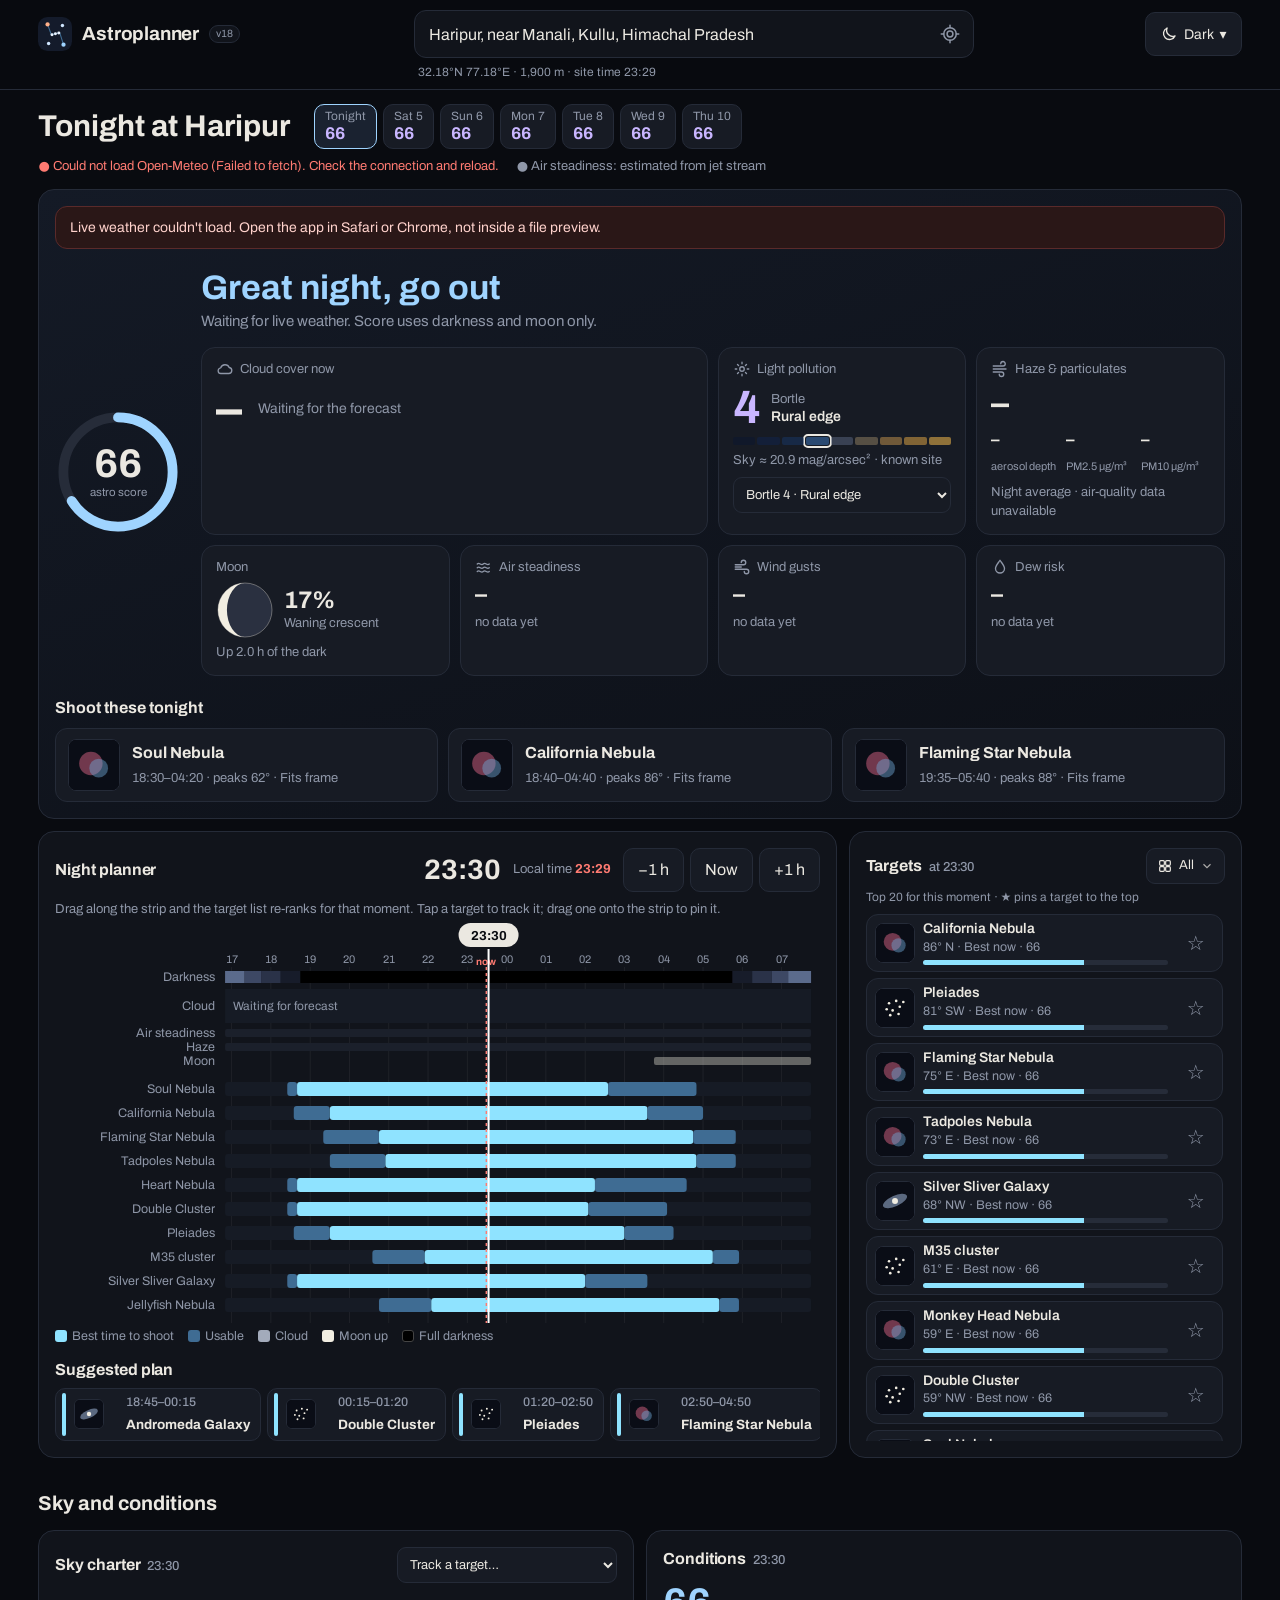
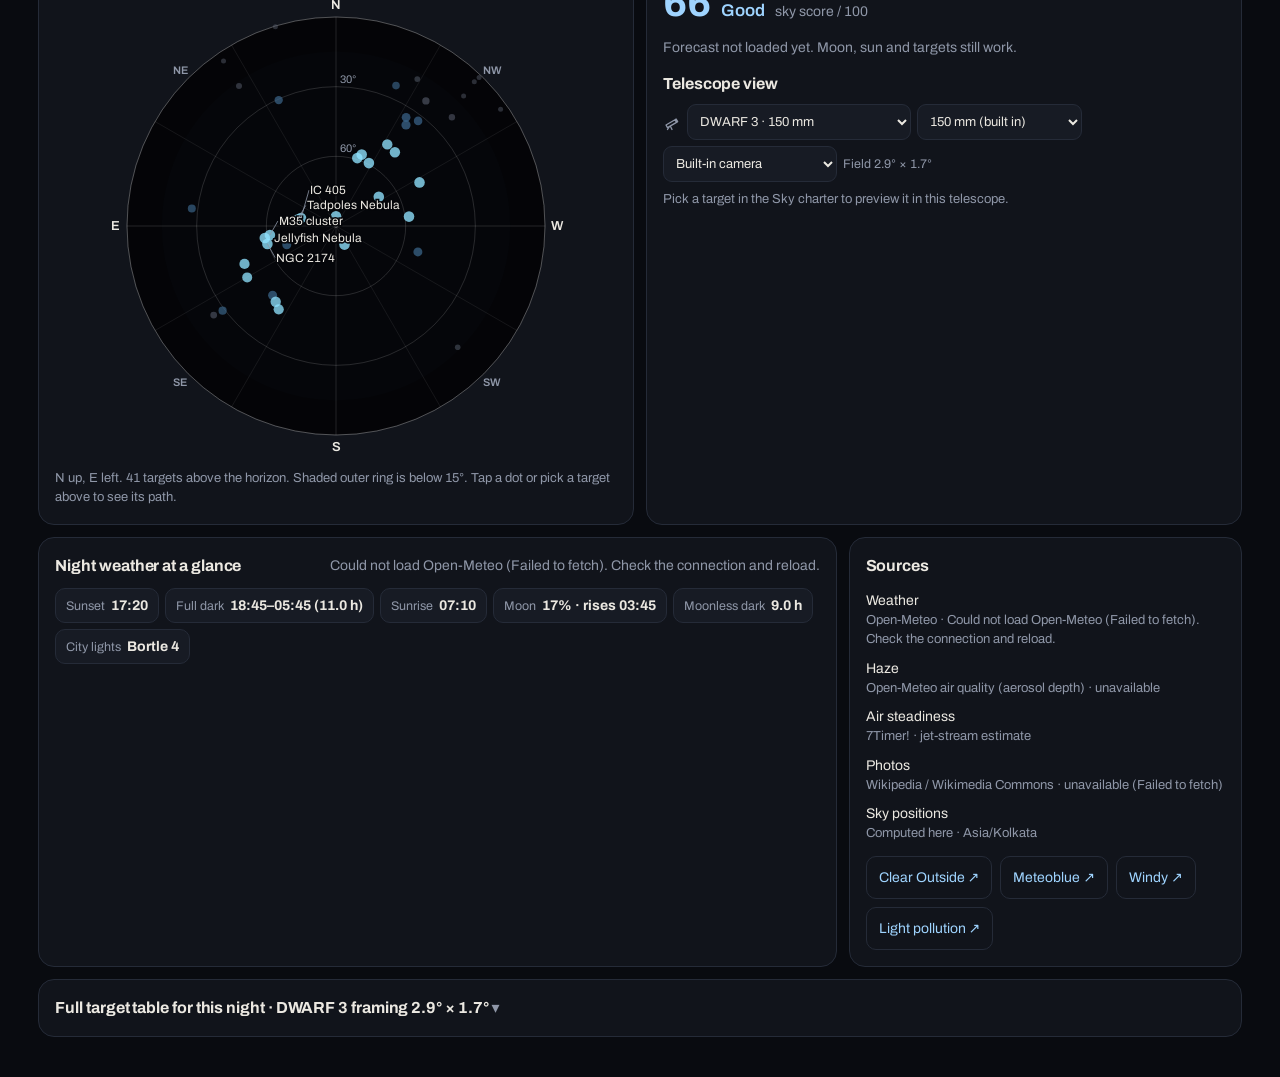
<file: dark-sky-planner/index.html>
<!DOCTYPE html>
<html lang="en">
<head>
<meta charset="utf-8">
<meta name="viewport" content="width=device-width,initial-scale=1">
<meta name="theme-color" content="#090b10">
<title>Astroplanner</title>
<link rel="preconnect" href="https://fonts.googleapis.com">
<link href="https://fonts.googleapis.com/css2?family=Archivo:wght@400;500;600;700&display=swap" rel="stylesheet">
<style>
/* VOICE: a calm field instrument for a night out with the telescope; few words, numbers first.
   IDEA: an observatory night log: boxes inside boxes, each one a gauge.
   PICTURE: the live sky dome plus the night strip, both driven by one time dragger.
   COLOUR and TYPE: near-black night, pale sky-blue for "good", cloud greys, moon ivory; Archivo with tabular figures.
   LAYOUT: outlook tiles on top, dome | conditions | best-now, full-width night plan, then sun/moon, sources, catalogue. */
:root{color-scheme:dark;--bg:#090b10;--panel:#11141b;--panel2:#171b24;--line:#252b38;--ink:#ebe8e1;--mut:#8f97a8;--good:#9fd4ff;--mid:#c9b6ff;--bad:#ff7b72;--moon:#f2eee2;--cloud:#a3abbb}
*{box-sizing:border-box;min-width:0}
body{margin:0;background:var(--bg);color:var(--ink);font:16px/1.5 Archivo,system-ui,sans-serif;font-variant-numeric:tabular-nums;overflow-x:clip}
html.red body{filter:sepia(1) saturate(7) hue-rotate(-45deg) brightness(.72)}
.wrap{position:relative}.verold{position:absolute;top:2px;right:max(3vw,12px);font-size:10.5px;line-height:1;padding:3px 6px;border-radius:999px;border:1px solid var(--line);color:var(--mut);background:var(--panel);letter-spacing:.02em;z-index:6}
.menu{position:relative}.menu>button{display:flex;align-items:center;gap:6px;font-size:14px}
.mpanel{position:absolute;right:0;top:50px;z-index:7;min-width:260px;background:var(--panel2);border:1px solid var(--line);border-radius:12px;padding:6px;box-shadow:0 12px 30px #0006;display:flex;flex-direction:column;gap:2px}
.mpanel[hidden]{display:none}.mpanel p{margin:4px 8px 6px;font-size:12px;color:var(--mut)}
.mpanel button{display:flex;align-items:center;gap:10px;border:0;background:none;text-align:left;min-height:40px;border-radius:8px;font-size:14px}.mpanel button:hover{background:var(--hov)}
.mpanel button[aria-checked=true]{background:var(--sel);color:var(--good);font-weight:600}.mpanel button[aria-checked=true]::after{content:'✓';margin-left:auto}[data-theme-set=red] .ic{color:#ff6b5e}
/* Light theme: page and panels go light; the sky dome stays a dark window */
:root[data-theme=light]{color-scheme:light;--bg:#f3f4f7;--panel:#ffffff;--panel2:#f6f7fa;--line:#dde1e8;--ink:#141821;--mut:#5c6576;--good:#1769a6;--mid:#6a4dc4;--bad:#c2362f;--moon:#c9a23a;--cloud:#8a93a5;--hov:#eceff4;--sel:#e3eefa}
:root{--hov:#232a38;--sel:#1a2230}
[data-theme=light] .hero{background:linear-gradient(160deg,#ffffff,#eef2f8)}
[data-theme=light] .night[aria-pressed=true],[data-theme=light] .nt[aria-pressed=true],[data-theme=light] .chip[aria-pressed=true],[data-theme=light] .live li.on,[data-theme=light] .plan button[aria-pressed=true],[data-theme=light] .hh tr.on{background:var(--sel)}
[data-theme=light] .bar,[data-theme=light] .cb,[data-theme=light] .live .bar{background:#e4e8ef}
[data-theme=light] .spark i{background:#e9ecf2}[data-theme=light] .spark i.dk{background:#2b3140}
[data-theme=light] .gauge circle[stroke="#262c39"]{stroke:#e4e8ef}
[data-theme=light] .hh tbody tr:hover{background:#eef1f6}[data-theme=light] td{border-bottom-color:#e6e9ef}[data-theme=light] .msline .in,[data-theme=light] .in{background:var(--panel2)}
[data-theme=light] .banner{background:#fdecea;border-color:#f3c0bb;color:#7a1f19}
[data-theme=light] .dome{background:#0d1018;border-radius:14px}
[data-theme=light] .thumb,[data-theme=light] .pv img{background:#0d1018}
[data-theme=light] #sugg li[aria-selected=true],[data-theme=light] #sugg li:hover{background:var(--hov)}
[data-theme=light] #tl text{fill:#5c6576}[data-theme=light] #tl text[font-weight="600"]{fill:#141821}
[data-theme=light] #tl line[stroke="#fff"]{stroke:#000}[data-theme=light] #tl rect[fill="#161b25"]{fill:#eceff4}[data-theme=light] #tl rect[fill="#1d2636"]{fill:#e3eefa}
[data-theme=light] #tl rect[fill="#f2eee2"]{fill:#d8b24a}[data-theme=light] #tl rect[fill="#8fe3ff"]{fill:#2a9bd8}[data-theme=light] #tl rect[fill="#1b202b"]{fill:#e4e8ef}
[data-theme=light] #cur line{stroke:#141821}[data-theme=light] #cur rect{fill:#141821}[data-theme=light] #curT{fill:#ffffff!important}[data-theme=light] #cur circle{fill:#141821}
[data-theme=light] .legend i[style*="8fe3ff"]{background:#2a9bd8!important}[data-theme=light] .legend i[style*="--moon"]{background:#d8b24a!important}
[data-theme=light] .live .bar i.b2,[data-theme=light] .plan button i.b2{background:#2a9bd8}
button,input{font:inherit;color:inherit}
button{background:var(--panel2);border:1px solid var(--line);border-radius:10px;min-height:44px;padding:0 14px;cursor:pointer}
button:hover{border-color:#3a4254}
:focus-visible{outline:2px solid var(--good);outline-offset:2px}
.wrap{max-width:1320px;margin:0 auto;padding:0 max(3vw,12px) 40px}
.appbar{position:sticky;top:0;z-index:30;background:color-mix(in srgb,var(--bg) 86%,transparent);-webkit-backdrop-filter:blur(12px);backdrop-filter:blur(12px);border-bottom:1px solid var(--line)}
.abin{max-width:1320px;margin:0 auto;padding:10px max(3vw,14px) 8px;display:grid;grid-template-columns:auto minmax(0,560px) auto;justify-content:space-between;gap:24px;align-items:start}
.brand{display:flex;align-items:center;gap:10px;padding-right:4px;color:var(--ink);text-decoration:none;min-height:48px}.logo{width:34px;height:34px;flex:none}
.bn{font-weight:700;font-size:19px;letter-spacing:-.01em}
.ver{font-size:10.5px;line-height:1;padding:3px 6px;border-radius:999px;border:1px solid var(--line);color:var(--mut);background:var(--panel);align-self:center}
.locsub{margin:5px 4px 0;font-size:12px;color:var(--mut);white-space:nowrap;overflow:hidden;text-overflow:ellipsis}
.menu{padding-top:2px}
html{scroll-padding-top:96px}
.topline{display:flex;flex-wrap:wrap;align-items:center;gap:8px 16px;margin:14px 0 12px}
.topline h1{font-size:clamp(22px,2.6vw,30px);margin:0 8px 0 0}
.nowc{font-size:13px;color:var(--mut);white-space:nowrap}.nowc b{color:var(--bad)}
h1{font-size:clamp(26px,3.4vw,40px);line-height:1.05;margin:0;font-weight:700;text-wrap:balance}
.sub{color:var(--mut);margin:4px 0 0;font-size:14px}
.search{position:relative}
.geo{position:absolute;right:4px;top:4px;width:40px;min-height:40px;height:40px;padding:0;display:grid;place-items:center;border:0;background:none;color:var(--mut);border-radius:9px}.geo:hover{color:var(--good);background:var(--hov)}.geo .ic{width:20px;height:20px}
.search input{padding-right:48px!important;width:100%;height:48px;border-radius:12px;border:1px solid var(--line);background:var(--panel);padding:0 14px;font-size:16px}
#sugg{position:absolute;z-index:5;left:0;right:0;top:52px;margin:0;padding:6px;list-style:none;background:var(--panel2);border:1px solid var(--line);border-radius:12px;box-shadow:0 12px 30px #0009}
#sugg li{padding:10px 12px;border-radius:8px;cursor:pointer}
#sugg li[aria-selected=true],#sugg li:hover{background:#232a38}
#sugg small{color:var(--mut);display:block;font-size:13px}
.acts{display:flex;gap:8px}
.grid{display:grid;grid-template-columns:repeat(12,minmax(0,1fr));gap:12px}
.box{background:var(--panel);border:1px solid var(--line);border-radius:16px;padding:16px;grid-column:span 12}
.box h2{font-size:16px;font-weight:700;margin:0 0 12px;color:var(--ink);letter-spacing:-.005em}
.in{background:var(--panel2);border:1px solid var(--line);border-radius:12px;padding:10px 12px}
.out{display:grid;grid-template-columns:repeat(7,minmax(0,1fr));gap:8px}
.night{text-align:left;padding:10px;min-height:96px;display:flex;flex-direction:column;gap:4px;border-radius:12px}
.night[aria-pressed=true]{border-color:var(--good);background:#1a2230}
.night b{font-size:14px}.night .v{font-size:20px;font-weight:700}
.night small{color:var(--mut);font-size:13px}
.go{color:var(--good)}.maybe{color:var(--mid)}.poor{color:var(--bad)}
.hero{display:grid;grid-template-columns:auto minmax(0,1fr);gap:20px;align-items:center;background:linear-gradient(160deg,#141a26,#0d1017)}
.gauge{position:relative;width:126px;height:126px}.gauge svg{width:100%;height:100%;transform:rotate(-90deg)}
.gauge .n{position:absolute;inset:0;display:flex;flex-direction:column;align-items:center;justify-content:center}
.gauge .n b{font-size:40px;line-height:1;font-weight:700}.gauge .n span{color:var(--mut);font-size:11.5px}
.verdict{font-size:clamp(24px,3vw,34px);font-weight:700;line-height:1.1;margin:0 0 4px}
.why{color:var(--mut);margin:0 0 14px;font-size:15px}
.tiles{display:grid;grid-template-columns:repeat(4,minmax(0,1fr));gap:10px}
.tile{background:var(--panel2);border:1px solid var(--line);border-radius:14px;padding:12px 14px;display:flex;flex-direction:column;gap:4px}
.tile .th{display:flex;align-items:center;gap:6px;color:var(--mut);font-size:13px}
.ic{width:18px;height:18px;fill:none;stroke:currentColor;stroke-width:1.8;stroke-linecap:round;stroke-linejoin:round;flex:none}
.tile>b{font-size:24px;line-height:1.15;white-space:nowrap}.tile small{color:var(--mut);font-size:13px}
.cloudT{grid-column:1/-1}.cv{display:flex;align-items:center;gap:16px}.cv p{margin:0;color:var(--mut);font-size:14px;line-height:1.4}
.tiles .cloudT b.big{font-size:52px;line-height:1}
.mrow{display:flex;align-items:center;gap:10px}.mrow b{display:block;font-size:24px;line-height:1.1}.mrow small{display:block}
.spark{display:flex;align-items:flex-end;gap:2px;height:40px;margin-top:6px}.spark i{flex:1;height:100%;display:flex;align-items:flex-start;background:#1c212c;border-radius:2px;overflow:hidden}.spark i.dk{background:#07080d}.spark b{display:block;width:100%;background:var(--cloud)}
.sparkx{display:flex;justify-content:space-between;color:var(--mut)}.sparkx small{font-size:12px}
.busy .hero,.busy .grid>.box{opacity:.45;transition:opacity .2s}
.tiles .in span{display:block;color:var(--mut);font-size:13px}.tiles .in b{font-size:20px;white-space:nowrap}.tiles .in i{display:block;font-style:normal;color:var(--mut);font-size:13px}
.hero .t3{grid-column:1/-1}.t3h{margin:0 0 8px;font-size:16px;font-weight:700;color:var(--ink)}.top3{list-style:none;margin:0;padding:0;display:grid;grid-template-columns:repeat(3,minmax(0,1fr));gap:10px}@media(max-width:700px){.top3{grid-template-columns:minmax(0,1fr)}}
.top3 li{background:var(--panel2);border:1px solid var(--line);border-radius:12px;padding:10px 12px}
.top3 b{display:block}.top3 small{color:var(--mut);font-size:13px}
.banner{grid-column:1/-1;background:#2a1717;border:1px solid #5a2a2a;color:#ffd2cc;border-radius:12px;padding:10px 14px;font-size:14px}
.status{grid-column:1/-1;margin:0;display:flex;flex-wrap:wrap;gap:6px 18px;font-size:13px}.status .mut{color:var(--mut)}
.sect{grid-column:1/-1;font-size:20px;margin:18px 0 0;font-weight:700;color:var(--ink)}
.night .v{font-size:26px}
@media(max-width:820px){.tiles{grid-template-columns:repeat(2,minmax(0,1fr))}.kv{grid-template-columns:repeat(2,minmax(0,1fr))!important}}
@media(max-width:600px){.hero{grid-template-columns:minmax(0,1fr);justify-items:stretch}.gauge{margin:0 auto;width:112px;height:112px}.tiles{grid-template-columns:repeat(2,minmax(0,1fr))}.verdict,.why{text-align:center}.tiles .cloudT b.big{font-size:44px}}
.hdr2{grid-column:1/-1;display:flex;flex-wrap:wrap;align-items:center;gap:8px 18px}
.nights{display:flex;gap:6px;overflow-x:auto;scrollbar-width:none;max-width:100%}
.nt{min-height:44px;padding:5px 10px;display:flex;flex-direction:column;align-items:flex-start;justify-content:center;line-height:1.15;border-radius:10px;flex:none}
.nt span{font-size:12px;color:var(--mut)}.nt b{font-size:17px}.nt[aria-pressed=true]{border-color:var(--good);background:#1a2230}
.c-tl{grid-column:span 8}.c-live{grid-column:span 4;display:flex;flex-direction:column}
.c-half.c-dome,.c-half.c-cond{grid-column:span 6}
.liveh{display:flex;align-items:baseline;gap:8px}.liveh h2{margin:0 0 8px}
.chips{display:flex;gap:6px;overflow-x:auto;scrollbar-width:none;margin-bottom:8px}.chips .chip{flex:none;min-height:36px;padding:0 12px}
ol.live{list-style:none;margin:0;padding:0 2px 0 0;overflow-y:auto;display:flex;flex-direction:column;gap:6px;flex:1 1 0;min-height:0;height:0}
.live li{display:grid;grid-template-columns:40px minmax(0,1fr) 40px;gap:8px;align-items:center;background:var(--panel2);border:1px solid var(--line);border-radius:12px;padding:6px 6px 6px 8px;cursor:pointer;transition:transform .15s}
.live li.on{border-color:var(--good);background:#1a2230}.live li.down{opacity:.45}
.live li[draggable=true]{cursor:grab}.live .thumb{width:40px;height:40px}
.live .nm{font-weight:600;font-size:14px;line-height:1.2;display:block}.live small{color:var(--mut);font-size:12.5px;display:block}
.live .bar{margin-top:4px;height:5px}.live .bar i{background:#3f6c93}.live .bar i.b2{background:#8fe3ff}
.live .star{width:40px;min-height:40px}
#tlwrap.drop{outline:2px dashed var(--good);outline-offset:4px;border-radius:8px}
.plan{flex-direction:row!important;overflow-x:auto;scrollbar-width:thin;gap:6px!important;margin:0!important;padding-bottom:2px}.plan li{flex:0 0 auto}
.plan button{min-height:44px!important;padding:4px 10px 4px 6px!important;gap:8px!important;grid-template-columns:3px 30px auto!important;border-radius:10px!important}
.plan button.rest{grid-template-columns:3px auto!important}.plan .thumb{width:30px;height:30px;border-radius:6px}
.plan b{display:inline!important;font-size:13.5px!important;white-space:nowrap}.plan .tm{font-size:12.5px!important;color:var(--mut)!important;font-weight:500!important;display:block;white-space:nowrap}.plan small{display:none}
.plan button i{align-self:stretch}
.msline{display:flex;flex-wrap:wrap;gap:6px;margin-bottom:10px}.msline .in{padding:6px 10px;border-radius:10px;display:flex;gap:6px;align-items:baseline}.msline .in span{color:var(--mut);font-size:12.5px}.msline .in b{font-size:14px;white-space:nowrap}
.hh{min-width:520px;font-size:13px}.hh td,.hh th{padding:4px 8px}.hh .cb{width:34px;height:6px}
details.catd>summary{cursor:pointer;list-style:none}details.catd>summary::-webkit-details-marker{display:none}details.catd>summary h2{margin:0;display:inline}details.catd>summary::after{content:' ▾';color:var(--mut)}details.catd[open]>summary{margin-bottom:12px}
.tbtn{display:flex;gap:6px}.tbtn button{min-width:52px}
#tlwrap:focus-visible{outline:2px solid var(--good);outline-offset:4px;border-radius:8px}
ol.plan{list-style:none;margin:0 0 10px;padding:0;display:flex;flex-direction:column;gap:8px}
.plan button{width:100%;text-align:left;display:grid;grid-template-columns:4px minmax(0,1fr);gap:10px;padding:10px 12px;min-height:56px;border-radius:12px}
.plan button i{border-radius:2px;background:#3f6c93}.plan button i.b2{background:#8fe3ff}.plan button i.b0{background:#3a2a30}
.plan b{display:block;font-size:15px}.plan small{color:var(--mut);font-size:13px}.plan .tm{font-size:13px;color:var(--ink);font-weight:600}
.plan button[aria-pressed=true]{border-color:var(--good);background:#1a2230}
.domeh{display:flex;align-items:center;gap:10px;flex-wrap:wrap;margin-bottom:8px}.domeh h2{margin:0 auto 0 0}
select{font:inherit;font-size:15px;color:var(--ink);background:var(--panel2);border:1px solid var(--line);border-radius:10px;min-height:44px;padding:0 10px;max-width:100%}
.thumb{width:44px;height:44px;border-radius:8px;object-fit:cover;background:#05060a;border:1px solid var(--line);flex:none;display:block}.thumb.nf{visibility:hidden}
.top3 li{display:flex;gap:12px;align-items:center}.top3 .thumb{width:52px;height:52px}
.best li{grid-template-columns:44px 40px minmax(0,1fr)!important}.best .thumb{width:40px;height:40px}
.plan button{grid-template-columns:4px 44px minmax(0,1fr)!important;align-items:center}.plan button.rest{grid-template-columns:4px minmax(0,1fr)!important}
.tgt{display:flex;gap:12px;align-items:center}.tgt .thumb{width:48px;height:48px}
.pv{margin:12px 0 0}.pv img{display:block;width:100%;aspect-ratio:16/9;object-fit:cover;border-radius:10px;border:1px solid var(--line);background:#05060a}.pv figcaption{color:var(--mut);font-size:13px;margin-top:6px}
.modal{position:fixed;inset:0;z-index:50;background:#000c;display:grid;place-items:center;padding:12px}.modal[hidden]{display:none}
.mbox{position:relative;width:min(920px,100%);max-height:calc(100vh - 24px);background:var(--panel);border:1px solid var(--line);border-radius:16px;overflow:hidden;display:flex;flex-direction:column}
.mx{position:absolute;top:8px;right:8px;z-index:3;width:44px;padding:0;background:#000a;border-color:#fff3;color:#fff}
.car{display:flex;overflow-x:auto;scroll-snap-type:x mandatory;scrollbar-width:none;background:#05060a;aspect-ratio:16/10;max-height:62vh}
.car figure{flex:0 0 100%;margin:0;scroll-snap-align:start;display:grid;place-items:center;min-width:0}.car img{max-width:100%;max-height:62vh;object-fit:contain;display:block}
.car .ld{color:#8f97a8;font-size:14px}
.mover{position:absolute;left:0;right:0;top:0;padding:14px 60px 26px 16px;background:linear-gradient(#000d,#0000);color:#fff;pointer-events:none}
.mover h3{margin:0 0 6px;font-size:20px}.mover .tags{display:flex;flex-wrap:wrap;gap:6px}.mover .tags span{font-size:12.5px;background:#ffffff1f;border:1px solid #ffffff2e;border-radius:999px;padding:3px 9px;backdrop-filter:blur(4px)}
.mover .tags .fl{background:#8fe3ff33;border-color:#8fe3ff88}.mover p{margin:8px 0 0;font-size:13px;color:#e6e6e6;max-width:640px}
.mnav{display:flex;align-items:center;justify-content:center;gap:12px;padding:8px}.mnav button{width:44px;padding:0;font-size:22px}
.dots{display:flex;gap:6px}.dots i{width:8px;height:8px;border-radius:50%;background:var(--line)}.dots i.on{background:var(--good)}
.mcred{margin:0;}@media(max-width:600px){.mover{position:static;background:none;color:var(--ink);padding:12px 16px 0;pointer-events:auto}.mover .tags span{color:var(--ink);background:var(--panel2);border-color:var(--line);backdrop-filter:none}.mover .tags .fl{background:var(--sel);border-color:var(--good)}.mover p{color:var(--mut)}.mbox{overflow-y:auto}}
.mcred{margin:0;padding:0 16px 14px;font-size:12px;color:var(--mut);text-align:center}.mcred a{color:var(--good)}
img.thumb[data-tid]{cursor:zoom-in}
.dd{position:relative}.ddb{display:flex;align-items:center;gap:6px;font-size:13px;min-height:36px;padding:0 10px;border-radius:9px;max-width:100%}
.ddb span{white-space:nowrap;overflow:hidden;text-overflow:ellipsis}.ddb .ic,.ddp .ic{width:16px;height:16px}.chev{width:14px;height:14px;fill:none;stroke:currentColor;stroke-width:2;flex:none;opacity:.7}
.ddp{position:absolute;right:0;top:40px;z-index:25;min-width:220px;max-width:min(320px,86vw);max-height:340px;overflow-y:auto;background:var(--panel2);border:1px solid var(--line);border-radius:12px;padding:5px;box-shadow:0 12px 30px #0006}
.ddp[hidden]{display:none}.ddp button{display:grid;grid-template-columns:22px minmax(0,1fr);gap:2px 8px;align-items:center;width:100%;text-align:left;border:0;background:none;min-height:38px;padding:4px 8px;border-radius:8px;font-size:13px}
.ddp button:hover{background:var(--hov)}.ddp button[aria-selected=true]{background:var(--sel);color:var(--good);font-weight:600}.ddp small{grid-column:2;color:var(--mut);font-size:11.5px;font-weight:400}
.ddp .ti{width:22px;height:22px;border-radius:5px;object-fit:cover;background:#05060a}
.dd-wide .ddb{max-width:200px}.clr{min-height:36px;font-size:12.5px;padding:0 10px;border-radius:9px}
.box h2 small{font-weight:500;color:var(--mut);font-size:13px;margin-left:4px}
.liveh{display:flex;align-items:center;justify-content:space-between;gap:8px;margin-bottom:4px}.liveh h2{margin:0!important}
.lnote{margin:0 0 8px;font-size:12px;color:var(--mut)}.live li.pin{border-color:#8fe3ff55}.live li.pin .star{color:var(--good)}
.sim{margin-top:12px}.simv{position:relative;aspect-ratio:3/2;border-radius:12px;overflow:hidden;background:#000;border:1px solid var(--line)}
.simbg{position:absolute;inset:0;transition:background .4s}
#simImg{position:absolute;left:50%;top:50%;transform-origin:center;transition:transform .25s linear,opacity .3s;mix-blend-mode:screen;max-width:none}
.simcl{position:absolute;inset:-10%;pointer-events:none;background:radial-gradient(40% 30% at 30% 40%,#c9ced8,transparent 70%),radial-gradient(35% 25% at 70% 60%,#b8bfcc,transparent 70%),radial-gradient(30% 22% at 55% 25%,#d5d9e2,transparent 70%);filter:blur(18px);transition:opacity .4s}
.simfr{position:absolute;left:50%;top:50%;width:66.6%;aspect-ratio:16/9;transform:translate(-50%,-50%);border:1.5px solid #8fe3ff;box-shadow:0 0 0 999px #0009;border-radius:3px}
.simfr span{position:absolute;left:6px;bottom:4px;font-size:11px;color:#8fe3ff}
.simhud{position:absolute;left:8px;top:6px;right:8px;display:flex;flex-wrap:wrap;gap:4px 10px;font-size:12px;color:#e8e8e8;text-shadow:0 1px 2px #000}
.simmsg{position:absolute;left:0;right:0;bottom:8px;text-align:center;font-size:13px;color:#fff;text-shadow:0 1px 3px #000}
.c-glance{grid-column:span 8}.c-src2{grid-column:span 4}
.sel{font:inherit;font-size:13px;color:var(--ink);background:var(--panel2);border:1px solid var(--line);border-radius:9px;min-height:36px;padding:0 8px;max-width:100%}
.domeh .sel{max-width:220px}
.scopeBar{display:flex;align-items:center;gap:6px;flex-wrap:wrap;margin:8px 0 0}.scopeBar .ic{width:18px;height:18px;color:var(--mut)}.scopeBar .msg{font-size:12.5px}
.clrS{min-height:28px;font-size:12px;padding:0 8px;border-radius:8px;margin-left:6px}
.tiles .cloudT{grid-column:span 2}.bigT{gap:6px}.bv{display:flex;align-items:center;gap:10px}.bv .big{font-size:46px;line-height:1;font-weight:700}.bv span{font-size:13px;color:var(--mut);line-height:1.3}.bv span small{color:var(--ink);font-size:14px;font-weight:600}
.bscale{display:grid;grid-template-columns:repeat(9,1fr);gap:2px}.bscale i{height:8px;border-radius:2px;opacity:.55}.bscale i.on{opacity:1;outline:2px solid var(--ink);outline-offset:1px}
.pm{display:grid;grid-template-columns:repeat(3,minmax(0,1fr));gap:6px}.pm b{display:block;font-size:17px}.pm small{font-size:11px}
.kv{grid-template-columns:repeat(3,minmax(0,1fr))!important;gap:6px!important}.kv .in{padding:7px 10px}.kv .in b{font-size:16px!important}.kv .in span,.kv .in i{font-size:12px!important}
#cond .score .n{font-size:40px!important}#cond .score{margin-bottom:6px}#cond .layers{gap:2px}
.simv{aspect-ratio:16/9!important}.simh{margin:14px 0 0!important}
.c-dome{grid-column:span 5}.c-cond{grid-column:span 4}.c-best{grid-column:span 3}
.c-ms,.c-src{grid-column:span 6}
.dome{position:relative;aspect-ratio:1;max-height:470px;margin:0 auto}
.dome svg{position:absolute;inset:0;width:100%;height:100%}
.hint{color:var(--mut);font-size:13px;margin:8px 0 0}
.score{display:flex;align-items:baseline;gap:10px;margin-bottom:10px}
.score .n{font-size:clamp(44px,5vw,60px);font-weight:700;line-height:1}
.score .l{font-size:17px;font-weight:600}
.kv{display:grid;grid-template-columns:repeat(2,minmax(0,1fr));gap:8px}
.kv .in span{display:block;color:var(--mut);font-size:13px}
.kv .in b{font-size:19px;white-space:nowrap}
.kv .in i{display:block;font-style:normal;color:var(--mut);font-size:13px;overflow:hidden;text-overflow:ellipsis;white-space:nowrap}
.warn b{color:var(--bad)}
.layers{display:flex;flex-direction:column;gap:3px;margin-top:6px}
.layer{display:grid;grid-template-columns:34px minmax(0,1fr) 36px;gap:6px;align-items:center;font-size:13px;color:var(--mut)}
.bar{height:6px;border-radius:3px;background:#262c39;overflow:hidden}.bar i{display:block;height:100%;background:var(--cloud)}
ol.best{list-style:none;margin:0;padding:0;display:flex;flex-direction:column;gap:8px}
.best li{display:grid;grid-template-columns:44px minmax(0,1fr);gap:8px;align-items:center}
.best .nm{font-weight:600;line-height:1.2}
.best small{color:var(--mut);font-size:13px;display:block}
.best .bar{margin-top:5px}.best .bar i{background:var(--good)}
.star{width:44px;padding:0;font-size:20px;color:var(--mut);background:none;border-color:transparent}
.star[aria-pressed=true]{color:var(--good)}
.tlh{display:flex;align-items:center;gap:12px;flex-wrap:wrap;margin-bottom:8px}
.tlh h2{margin:0}.tlh .t{font-size:28px;font-weight:700;margin-inline-start:auto}
#tlwrap{position:relative;touch-action:pan-y;cursor:ew-resize;user-select:none;-webkit-user-select:none}
#tl{display:block;width:100%}
input[type=range]{width:100%;height:44px;background:none;-webkit-appearance:none;appearance:none;margin:4px 0 0}
input[type=range]::-webkit-slider-runnable-track{height:6px;background:#262c39;border-radius:3px}
input[type=range]::-moz-range-track{height:6px;background:#262c39;border-radius:3px}
input[type=range]::-webkit-slider-thumb{-webkit-appearance:none;width:26px;height:26px;border-radius:50%;background:var(--good);margin-top:-10px;border:3px solid var(--bg)}
input[type=range]::-moz-range-thumb{width:22px;height:22px;border-radius:50%;background:var(--good);border:3px solid var(--bg)}
.legend{display:flex;flex-wrap:wrap;gap:4px 14px;color:var(--mut);font-size:12.5px;margin:4px 0 0}
.legend i{display:inline-block;width:12px;height:12px;border-radius:3px;vertical-align:-2px;margin-inline-end:5px}
.rows{display:grid;grid-template-columns:repeat(2,minmax(0,1fr));gap:8px}
.rows .in span{display:block;color:var(--mut);font-size:13px}.rows .in b{font-size:18px;white-space:nowrap}
.src ul{margin:0;padding:0;list-style:none;display:flex;flex-direction:column;gap:8px}
.src li{font-size:14px}.src li small{display:block;color:var(--mut);font-size:13px}
.links{display:flex;flex-wrap:wrap;gap:8px;margin-top:12px}
.links a{color:var(--good);border:1px solid var(--line);border-radius:10px;padding:10px 12px;text-decoration:none;font-size:14px}
.cath{display:flex;flex-wrap:wrap;gap:8px;align-items:center;margin-bottom:10px}.cath h2{margin:0 auto 0 0}
.chip{min-height:40px;border-radius:20px;font-size:14px}.chip[aria-pressed=true]{background:#1f2a3a;border-color:var(--good)}
table{width:100%;border-collapse:collapse;font-size:15px}
th{text-align:left;color:var(--mut);font-weight:500;font-size:13px;padding:8px;border-bottom:1px solid var(--line)}
td{padding:8px;border-bottom:1px solid #1c212c;vertical-align:middle}
td.r,th.r{text-align:right}td.nw{white-space:nowrap}
td small{color:var(--mut);display:block;font-size:13px}
.pill{font-size:13px;border:1px solid var(--line);border-radius:999px;padding:2px 8px;white-space:nowrap}
.msg{color:var(--mut);font-size:14px}
.hh{min-width:860px}.hh td,.hh th{white-space:nowrap;text-align:right}.hh td:first-child,.hh th:first-child{text-align:left}
.hh tbody tr{cursor:pointer}.hh tbody tr:hover{background:#161a23}.hh tr.on{background:#1a2230;box-shadow:inset 3px 0 var(--good)}
.cb{display:inline-block;width:46px;height:8px;border-radius:4px;background:#262c39;margin-inline-start:8px;vertical-align:1px;overflow:hidden}.cb i{display:block;height:100%;background:var(--cloud)}
.dark-row td:first-child::after{content:' ●';color:var(--good);font-size:11px}
.scroll{overflow-x:auto}
@media(max-width:1100px){.c-glance,.c-src2{grid-column:span 12}.c-tl,.c-live{grid-column:span 12}.c-live{height:520px}.c-half.c-dome,.c-half.c-cond{grid-column:span 12}.c-dome,.c-cond{grid-column:span 6}.c-best{grid-column:span 12}.out{grid-template-columns:repeat(4,minmax(0,1fr))}}
@media(max-width:760px){.abin{grid-template-columns:auto minmax(0,1fr) auto;gap:10px;padding:8px 12px 6px}.bn{display:none}.brand{gap:5px}.brand .ver{font-size:9.5px;padding:2px 4px}#themeLbl{display:none}.menu>button{padding:0 12px}.topline h1{width:100%}.c-dome,.c-cond,.c-ms,.c-src{grid-column:span 12}.out{display:flex;overflow-x:auto;scroll-snap-type:x mandatory}.night{flex:0 0 132px;scroll-snap-align:start}}
@media(max-width:600px){table{font-size:14px}.stack thead{display:none}.stack tr{display:grid;padding-block:10px;border-bottom:1px solid var(--line)}.stack td{display:flow-root;border:0;padding:3px 0;padding-inline-start:7.5em;text-align:start}.stack td::before{content:attr(data-l);float:inline-start;width:7em;margin-inline-start:-7.5em;color:var(--mut);font-size:13px}.stack td:empty{display:none}.tlh .t{font-size:22px}}
@media(prefers-reduced-motion:no-preference){.bar i{transition:width .25s}}
</style>
<script>new MutationObserver(()=>{for(const c of document.querySelectorAll('.stack td:not([data-l])')){let i=0,p=c;while(p=p.previousElementSibling)i+=p.colSpan;c.dataset.l=c.closest('table').rows[0].cells[i]?.textContent||''}}).observe(document,{childList:true,subtree:true})</script>
</head>
<body>
<header class="appbar"><div class="abin">
  <a href="#" class="brand" id="brand" aria-label="Astroplanner, back to top"><svg class="logo" viewBox="0 0 32 32" aria-hidden="true"><rect width="32" height="32" rx="9" fill="#141b2b"/><path d="M9 7l3.5 9.5L20.5 15 24 26" fill="none" stroke="#3f6c93" stroke-width="1"/><circle cx="9" cy="7" r="2" fill="#ffb08a"/><circle cx="23" cy="8" r="1.6" fill="#cfe6ff"/><circle cx="13.2" cy="16.6" r="1.4" fill="#eaf4ff"/><circle cx="16.4" cy="15.8" r="1.4" fill="#eaf4ff"/><circle cx="19.6" cy="15" r="1.4" fill="#eaf4ff"/><circle cx="10" cy="25" r="1.6" fill="#cfe6ff"/><circle cx="24" cy="26" r="2" fill="#9fd4ff"/></svg><span class="bn">Astroplanner</span><span class="ver" id="ver">v18</span></a>
  <div class="search">
    <input id="q" type="search" placeholder="Search a place: Haripur, Hanle, Spiti…" autocomplete="off" role="combobox" aria-expanded="false" aria-controls="sugg" aria-label="Search location">
    <button id="geo" type="button" class="geo" aria-label="Use my location" title="Use my location"><svg class="ic" viewBox="0 0 24 24" aria-hidden="true"><circle cx="12" cy="12" r="3.5"/><circle cx="12" cy="12" r="7.5"/><path d="M12 1.5v3M12 19.5v3M1.5 12h3M19.5 12h3"/></svg></button>
    <ul id="sugg" role="listbox" hidden></ul>
    <p class="locsub" id="sub"></p>
  </div>
  <div class="menu"><button id="themeBtn" type="button" aria-haspopup="true" aria-expanded="false" aria-controls="themeMenu" aria-label="Theme"><svg class="ic" id="themeIc" viewBox="0 0 24 24" aria-hidden="true"></svg><span id="themeLbl">Dark</span> ▾</button>
    <div class="mpanel" id="themeMenu" role="menu" hidden><p>Theme</p>
      <button type="button" role="menuitemradio" data-theme-set="system"><svg class="ic" viewBox="0 0 24 24" aria-hidden="true"><rect x="3" y="4" width="18" height="12" rx="2"/><path d="M8 20h8M12 16v4"/></svg>System</button><button type="button" role="menuitemradio" data-theme-set="dark"><svg class="ic" viewBox="0 0 24 24" aria-hidden="true"><path d="M20 14.5A8 8 0 0 1 9.5 4a8 8 0 1 0 10.5 10.5z"/></svg>Dark</button><button type="button" role="menuitemradio" data-theme-set="light"><svg class="ic" viewBox="0 0 24 24" aria-hidden="true"><circle cx="12" cy="12" r="4"/><path d="M12 2v3M12 19v3M2 12h3M19 12h3M4.9 4.9l2.1 2.1M17 17l2.1 2.1M4.9 19.1 7 17M17 7l2.1-2.1"/></svg>Light</button><button type="button" role="menuitemradio" data-theme-set="red"><svg class="ic" viewBox="0 0 24 24" aria-hidden="true"><path d="M2 12s3.6-6 10-6 10 6 10 6-3.6 6-10 6S2 12 2 12z"/><circle cx="12" cy="12" r="3"/></svg>Red astro (night vision)</button></div></div>
</div></header>
<div class="wrap" id="top">
<div class="topline"><h1 id="title">Tonight</h1><div class="nights" id="outlook" aria-label="Next 7 nights"></div><p class="status" id="status"></p></div>

<main class="grid">
  <section class="box hero" id="hero"></section>

  <section class="box c-tl">
    <div class="tlh"><h2>Night planner</h2><span class="t" id="tlT"></span>
      <span class="nowc" id="nowChip"></span><div class="tbtn"><button type="button" data-jump="-12" aria-label="Back one hour">−1 h</button><button id="now" type="button">Now</button><button type="button" data-jump="12" aria-label="Forward one hour">+1 h</button></div></div>
    <p class="hint" id="nowNote">Drag along the strip and the target list re-ranks for that moment. Tap a target to track it; drag one onto the strip to pin it.</p>
    <div id="tlwrap" tabindex="0" aria-label="Night timeline. Use left and right arrow keys to move in time."><svg id="tl"></svg></div>
    <p class="legend"><span><i style="background:#8fe3ff"></i>Best time to shoot</span><span><i style="background:#3f6c93"></i>Usable</span><span><i style="background:var(--cloud)"></i>Cloud</span><span><i style="background:var(--moon)"></i>Moon up</span><span><i style="background:#000;border:1px solid #444"></i>Full darkness</span></p>
    <h2 style="margin:12px 0 6px">Suggested plan</h2><ol class="plan" id="plan"></ol>
  </section>
  <section class="box c-live"><div class="liveh"><h2>Targets <small id="liveT"></small></h2><div class="dd" id="ddFilt"></div></div><p class="lnote">Top 20 for this moment · ★ pins a target to the top <button type="button" class="clrS" id="clrS" hidden>Clear all ★</button></p><div id="chips" hidden></div><ol class="live" id="live"></ol></section>
  

  <h2 class="sect">Sky and conditions</h2>
  <section class="box c-dome c-half"><div class="domeh"><h2>Sky charter <small id="domeT"></small></h2><select class="sel" id="track" aria-label="Track a target"></select><button type="button" class="clr" id="clrT" hidden aria-label="Clear tracked target">✕ Clear</button></div><div class="dome"><svg id="dome" role="img" aria-label="Sky dome, north up, east left"></svg></div><p class="hint" id="domeHint"></p></section>
  <section class="box c-cond c-half"><h2>Conditions <small id="condT"></small></h2><div id="cond"><p class="msg">Fetching forecast…</p></div><h2 class="simh" id="simH">Telescope view</h2><div class="scopeBar"><svg class="ic" viewBox="0 0 24 24" aria-hidden="true"><path d="M4 16l12-7 2 3.5-12 7zM16 9l1.5-1 2 3.5-1.5 1M8 19l-2 3M10 18l2 4"/></svg><select class="sel" id="scopeSel" aria-label="Telescope"></select><select class="sel" id="focSel" aria-label="Focal length (lens)"></select><select class="sel" id="senSel" aria-label="Camera sensor"></select><span class="msg" id="fovTxt"></span></div><p class="hint" id="simEmpty">Pick a target in the Sky charter to preview it in this telescope.</p><div class="sim" id="sim" hidden><div class="simv" id="simv"><div class="simbg" id="simbg"></div><img id="simImg" alt=""><div class="simcl" id="simcl"></div><div class="simfr"><span></span></div><div class="simhud" id="simHud"></div><div class="simmsg" id="simMsg"></div></div><p class="hint" id="simCap"></p></div></section>
  

  <section class="box c-glance"><div class="cath"><h2>Night weather at a glance</h2><span class="msg" id="hhNote"></span></div><div class="msline" id="ms"></div><div class="scroll"><table id="hh" class="hh"></table></div></section>
  <section class="box src c-src2"><h2>Sources</h2><ul id="src"></ul><div class="links" id="links"></div></section>

  <details class="box catd"><summary><h2>Full target table for this night · <span class="scopeLbl"></span></h2></summary>
    <div class="scroll"><table class="stack" id="cat"></table></div>
    <button id="more" type="button" style="margin-top:12px"></button>
  </details>
</main>
</div>

<div class="modal" id="modal" hidden role="dialog" aria-modal="true" aria-labelledby="mTitle">
  <div class="mbox"><button class="mx" id="mClose" type="button" aria-label="Close">✕</button>
    <div class="car" id="car"></div>
    <div class="mover"><h3 id="mTitle"></h3><div id="mInfo"></div></div>
    <div class="mnav"><button type="button" id="mPrev" aria-label="Previous photo">‹</button><div class="dots" id="mDots"></div><button type="button" id="mNext" aria-label="Next photo">›</button></div>
    <p class="mcred" id="mCred"></p></div></div>
<script>
{
const $=s=>document.querySelector(s);
const esc=s=>String(s??'').replace(/[&<>"']/g,c=>({'&':'&amp;','<':'&lt;','>':'&gt;','"':'&quot;',"'":'&#39;'}[c]));
const RD=Math.PI/180, sn=x=>Math.sin(x*RD), cs=x=>Math.cos(x*RD), clamp=(x,a,b)=>Math.max(a,Math.min(b,x)), norm=x=>((x%360)+360)%360;
const MIN=60e3, HR=3600e3, STEP=5*MIN;
const store={get(k,d){try{const v=localStorage.getItem('dsp_'+k);return v?JSON.parse(v):d}catch(e){return d}},set(k,v){try{localStorage.setItem('dsp_'+k,JSON.stringify(v))}catch(e){}}};

/* ---------- Astronomy (low precision, plenty for planning) ---------- */
const jd=ms=>ms/864e5+2440587.5;
function sunEq(ms){const n=jd(ms)-2451545,L=norm(280.46+0.9856474*n),g=norm(357.528+0.9856003*n);
  const lam=L+1.915*sn(g)+0.02*sn(2*g),e=23.439-4e-7*n;
  return {lam,ra:norm(Math.atan2(cs(e)*sn(lam),cs(lam))/RD),dec:Math.asin(sn(e)*sn(lam))/RD}}
function moonEq(ms){const T=(jd(ms)-2451545)/36525;
  const lam=norm(218.32+481267.881*T+6.29*sn(135+477198.87*T)-1.27*sn(259.3-413335.36*T)+0.66*sn(235.7+890534.22*T)+0.21*sn(269.9+954397.74*T)-0.19*sn(357.5+35999.05*T)-0.11*sn(186.5+966404.03*T));
  const b=5.13*sn(93.3+483202.02*T)+0.28*sn(228.2+960400.89*T)-0.28*sn(318.3+6003.15*T)-0.17*sn(217.6-407332.21*T),e=23.44;
  const x=cs(b)*cs(lam),y=cs(e)*cs(b)*sn(lam)-sn(e)*sn(b),z=sn(e)*cs(b)*sn(lam)+cs(e)*sn(b);
  return {lam,b,ra:norm(Math.atan2(y,x)/RD),dec:Math.asin(z)/RD}}
function altaz(ra,dec,ms,lat,lon){const H=norm(280.46061837+360.98564736629*(jd(ms)-2451545)+lon)-ra;
  return {alt:Math.asin(sn(lat)*sn(dec)+cs(lat)*cs(dec)*cs(H))/RD,az:norm(Math.atan2(-cs(dec)*sn(H),sn(dec)*cs(lat)-cs(dec)*cs(H)*sn(lat))/RD)}}
const angSep=(r1,d1,r2,d2)=>Math.acos(clamp(sn(d1)*sn(d2)+cs(d1)*cs(d2)*cs(r1-r2),-1,1))/RD;
function moonAt(ms){const s=sunEq(ms),m=moonEq(ms),p=altaz(m.ra,m.dec,ms,loc.lat,loc.lon);
  p.alt-=0.95*cs(p.alt);const el=Math.acos(cs(m.b)*cs(m.lam-s.lam))/RD;
  return {...p,ra:m.ra,dec:m.dec,illum:(1-cs(el))/2,waxing:norm(m.lam-s.lam)<180}}
const sunAlt=ms=>{const s=sunEq(ms);return altaz(s.ra,s.dec,ms,loc.lat,loc.lon).alt};
function phaseName(k,wax){if(k<.03)return'New moon';if(k>.97)return'Full moon';if(k>.45&&k<.55)return wax?'First quarter':'Last quarter';return (wax?'Waxing ':'Waning ')+(k<.5?'crescent':'gibbous')}
const dirs=['N','NE','E','SE','S','SW','W','NW'],dir=az=>dirs[Math.round(az/45)%8];

/* ---------- Targets (J2000), sized for a Dwarf smart telescope ---------- */
const CAT=[['M31','Andromeda Galaxy','Galaxy',0.712,41.27,178,3.4,0],['M33','Triangulum Galaxy','Galaxy',1.564,30.66,70,5.7,0],['NGC 281','Pacman Nebula','Nebula',0.877,56.62,35,7.4,1],['IC 59/63','Ghost of Cassiopeia','Nebula',0.95,60.9,20,null,1],['NGC 253','Sculptor Galaxy','Galaxy',0.793,-25.29,27,7.2,0],['M74','Phantom Galaxy','Galaxy',1.611,15.78,10,9.4,0],['NGC 869/884','Double Cluster','Cluster',2.333,57.13,60,3.7,0],['NGC 891','Silver Sliver Galaxy','Galaxy',2.375,42.35,13,10,0],['IC 1805','Heart Nebula','Nebula',2.55,61.45,150,6.5,1],['IC 1848','Soul Nebula','Nebula',2.85,60.43,150,6.5,1],['M45','Pleiades','Cluster',3.783,24.12,110,1.6,0],['NGC 1499','California Nebula','Nebula',4.05,36.37,145,6,1],['IC 405','Flaming Star Nebula','Nebula',5.27,34.27,37,6,1],['IC 410','Tadpoles Nebula','Nebula',5.375,33.43,40,7.5,1],['M1','Crab Nebula','Remnant',5.575,22.01,7,8.4,1],['M42','Orion Nebula','Nebula',5.588,-5.39,85,4,1],['B33','Horsehead & Flame','Nebula',5.683,-2.45,60,6.8,1],['M78','M78 reflection nebula','Nebula',5.78,0.05,8,8.3,0],['M35','M35 cluster','Cluster',6.15,24.33,28,5.1,0],['NGC 2174','Monkey Head Nebula','Nebula',6.16,20.5,40,6.8,1],['IC 443','Jellyfish Nebula','Remnant',6.28,22.53,50,12,1],['NGC 2244','Rosette Nebula','Nebula',6.533,4.95,80,4.8,1],['NGC 2264','Cone & Christmas Tree','Nebula',6.68,9.9,40,3.9,1],['IC 2177','Seagull Nebula','Nebula',7.08,-10.6,120,null,1],['NGC 2359',"Thor's Helmet",'Nebula',7.31,-13.2,10,11,1],['M44','Beehive Cluster','Cluster',8.67,19.67,95,3.7,0],['M81/M82',"Bode's & Cigar galaxies",'Galaxy',9.93,69.07,60,6.9,0],['M97/M108','Owl Nebula & M108','Planetary',11.25,55.0,50,9.9,0],['M65/M66','Leo Triplet','Galaxy',11.33,13.3,40,9,0],['M106','M106 galaxy','Galaxy',12.316,47.3,19,8.4,0],['M104','Sombrero Galaxy','Galaxy',12.666,-11.62,9,8,0],['M94',"Cat's Eye Galaxy",'Galaxy',12.85,41.12,11,8.2,0],['M63','Sunflower Galaxy','Galaxy',13.264,42.03,13,8.6,0],['M51','Whirlpool Galaxy','Galaxy',13.498,47.2,11,8.4,0],['M3','M3 globular','Cluster',13.703,28.38,18,6.2,0],['M101','Pinwheel Galaxy','Galaxy',14.053,54.35,29,7.9,0],['M5','M5 globular','Cluster',15.31,2.08,23,5.6,0],['Rho Oph','Rho Ophiuchi complex','Nebula',16.43,-24,240,null,0],['M13','Hercules Cluster','Cluster',16.695,36.46,20,5.8,0],['M92','M92 globular','Cluster',17.285,43.14,14,6.4,0],['M20','Trifid Nebula','Nebula',18.04,-23.03,28,6.3,1],['M8','Lagoon Nebula','Nebula',18.06,-24.38,90,6,1],['M16','Eagle Nebula','Nebula',18.31,-13.78,35,6,1],['M17','Omega Nebula','Nebula',18.345,-16.18,46,6,1],['M22','M22 globular','Cluster',18.607,-23.9,32,5.1,0],['M57','Ring Nebula','Planetary',18.893,33.03,1.4,8.8,1],['M27','Dumbbell Nebula','Planetary',19.993,22.72,8,7.5,1],['NGC 6888','Crescent Nebula','Nebula',20.2,38.35,20,7.4,1],['IC 1318','Sadr region','Nebula',20.37,40.25,120,null,1],['NGC 6946','Fireworks Galaxy','Galaxy',20.58,60.15,11,8.8,0],['NGC 6960/92','Veil Nebula','Remnant',20.86,31.2,180,7,1],['NGC 7000','North America & Pelican','Nebula',20.95,44.3,150,4,1],['NGC 7023','Iris Nebula','Nebula',21.02,68.17,18,7.1,0],['IC 1396',"Elephant's Trunk",'Nebula',21.65,57.5,170,3.5,1],['IC 5146','Cocoon Nebula','Nebula',21.89,47.27,12,10,0],['NGC 7293','Helix Nebula','Planetary',22.493,-20.84,25,7.6,1],['NGC 7380','Wizard Nebula','Nebula',22.79,58.1,25,7.2,1],['Sh2-155','Cave Nebula','Nebula',22.95,62.6,50,7.7,1],['NGC 7635','Bubble Nebula','Nebula',23.345,61.2,15,10,1]]
  .map(([id,name,type,ra,dec,size,mag,nb])=>({id,name,type,ra:ra*15,dec,size,mag,nb}));
/* What kind of light each target gives, and which Dwarf filter suits it */
const REFL=new Set(['M78','NGC 7023','M45']),MIXED=new Set(['IC 59/63','IC 5146','Rho Oph','M20','B33','M8','M42']);
function kind(o){if(o.type==='Galaxy')return {em:'Starlight (broadband)',f:'Astro',why:'galaxies are broadband: a narrowband filter would cut most of their light'};
  if(o.type==='Cluster')return {em:'Starlight (broadband)',f:'Astro',why:'star colours need the full spectrum; clusters cope with some moonlight'};
  if(REFL.has(o.id))return {em:'Reflection nebula (blue dust)',f:'Astro',why:'reflection nebulae shine by scattered starlight, which narrowband blocks'};
  if(o.type==='Planetary')return {em:'Emission: OIII + Hα',f:'Duo-band',why:'strong OIII teal and Hα red; Duo-band cuts moon and city glow'};
  if(o.type==='Remnant')return {em:'Emission: Hα + OIII filaments',f:'Duo-band',why:'filaments glow in Hα and OIII; Duo-band lifts them out of the sky'};
  if(MIXED.has(o.id))return {em:'Emission + reflection',f:'Duo-band, or Astro on dark moonless nights',why:'bright Hα core with blue dust around it'};
  return {em:'Emission: Hα (H II region)',f:'Duo-band',why:'mostly hydrogen-alpha red; Duo-band works even with a bright moon'}}
/* Telescopes: field of view = 2·atan(sensor / 2·focal length) */
const SCOPES=[{id:'dwarf3',name:'DWARF 3',f:150,w:7.68,h:4.32,az:1,dw:1},{id:'dwarf2',name:'DWARF II',f:100,w:5.57,h:3.13,az:1,dw:1},
  {id:'s50',name:'Seestar S50',f:250,w:5.57,h:3.13,az:1},{id:'s30',name:'Seestar S30',f:150,w:5.57,h:3.13,az:1},
  {id:'vesp2',name:'Vaonis Vespera II',f:250,w:11.14,h:6.26,az:1},{id:'vpro',name:'Vaonis Vespera Pro',f:250,w:7.07,h:7.07,az:1},
  {id:'stellina',name:'Vaonis Stellina',f:400,w:7.37,h:4.92,az:1},{id:'origin',name:'Celestron Origin',f:335,w:7.37,h:4.92,az:1},
  {id:'evs2',name:'Unistellar eVscope 2 / eQuinox 2',fw:.78,fh:.57,az:1},{id:'ota',name:'Telescope (OTA) + camera',az:0}];
const FOCALS=[135,200,250,300,360,400,480,530,600,750,800,1000,1200,1500,2000];
const SENSORS=[{id:'apsc',name:'APS-C 23.5×15.6',w:23.5,h:15.6},{id:'ff',name:'Full frame 36×24',w:36,h:24},{id:'m43',name:'Four Thirds 17.3×13',w:17.3,h:13},{id:'533',name:'ZWO ASI533 11.3×11.3',w:11.3,h:11.3},{id:'585',name:'ZWO ASI585 11.1×6.3',w:11.1,h:6.3},{id:'183',name:'ZWO ASI183 13.2×8.8',w:13.2,h:8.8}];
let scope=store.get('scope',{id:'dwarf3',f:400,sen:'apsc'});
const fovDeg=(d,f)=>2*Math.atan(d/(2*f))/RD;
function FOV(){const sc=SCOPES.find(x=>x.id===scope.id)||SCOPES[0];if(sc.fw)return {w:sc.fw,h:sc.fh,sc,name:sc.name};
  if(sc.id==='ota'){const se=SENSORS.find(x=>x.id===scope.sen)||SENSORS[0];return {w:fovDeg(se.w,scope.f),h:fovDeg(se.h,scope.f),sc,name:`${scope.f} mm + ${se.name.split(' ').slice(0,-1).join(' ')}`}}
  return {w:fovDeg(sc.w,sc.f),h:fovDeg(sc.h,sc.f),sc,name:sc.name}}
const fovTxt=()=>{const v=FOV();return `${v.w.toFixed(v.w<1?2:1)}° × ${v.h.toFixed(v.h<1?2:1)}°`};
const framing=s=>{const W=FOV().w*60;return s<.07*W?'Small in frame':s<=1.08*W?'Fits frame':'Mosaic'};
/* Real sky images: DSS2 colour cutouts by coordinates (CDS hips2fits) */
const HIPS='https://alasky.cds.unistra.fr/hips-image-services/hips2fits?hips=CDS%2FP%2FDSS2%2Fcolor&projection=TAN&coordsys=icrs&format=jpg';
const skyURL=(o,w,h,fov)=>`${HIPS}&width=${w}&height=${h}&fov=${fov.toFixed(2)}&ra=${o.ra.toFixed(4)}&dec=${o.dec.toFixed(4)}`;
/* Target photos: each object's lead image on Wikipedia (free-licensed, from Wikimedia Commons), loaded in one or two batched requests and cached for a week */
const WIKI={'M31':'Andromeda Galaxy','M33':'Triangulum Galaxy','NGC 281':'NGC 281','IC 59/63':'IC 63','NGC 253':'Sculptor Galaxy','M74':'Messier 74','NGC 869/884':'Double Cluster','NGC 891':'NGC 891','IC 1805':'Heart Nebula','IC 1848':'Soul Nebula','M45':'Pleiades','NGC 1499':'California Nebula','IC 405':'Flaming Star Nebula','IC 410':'IC 410','M1':'Crab Nebula','M42':'Orion Nebula','B33':'Horsehead Nebula','M78':'Messier 78','M35':'Messier 35','NGC 2174':'NGC 2174','IC 443':'IC 443','NGC 2244':'Rosette Nebula','NGC 2264':'Cone Nebula','IC 2177':'Seagull Nebula','NGC 2359':"Thor's Helmet",'M44':'Beehive Cluster','M81/M82':"Bode's Galaxy",'M97/M108':'Owl Nebula','M65/M66':'Leo Triplet','M106':'Messier 106','M104':'Sombrero Galaxy','M94':'Messier 94','M63':'Sunflower Galaxy','M51':'Whirlpool Galaxy','M3':'Messier 3','M101':'Pinwheel Galaxy','M5':'Messier 5','Rho Oph':'Rho Ophiuchi cloud complex','M13':'Messier 13','M92':'Messier 92','M20':'Trifid Nebula','M8':'Lagoon Nebula','M16':'Eagle Nebula','M17':'Omega Nebula','M22':'Messier 22','M57':'Ring Nebula','M27':'Dumbbell Nebula','NGC 6888':'Crescent Nebula','IC 1318':'IC 1318','NGC 6946':'Fireworks Galaxy','NGC 6960/92':'Veil Nebula','NGC 7000':'North America Nebula','NGC 7023':'Iris Nebula','IC 1396':'IC 1396','IC 5146':'Cocoon Nebula','NGC 7293':'Helix Nebula','NGC 7380':'NGC 7380','Sh2-155':'Sh2-155','NGC 7635':'NGC 7635'};
let WIMG={},imgSrc='loading…';
const PHC={Galaxy:'<ellipse cx="32" cy="32" rx="22" ry="9" fill="#9fb4d8" opacity=".55" transform="rotate(-25 32 32)"/><circle cx="32" cy="32" r="5" fill="#f2eee2"/>',Cluster:'<g fill="#f2eee2">'+[[22,24],[34,20],[40,30],[28,36],[38,42],[24,44],[46,22],[18,34]].map(([x,y])=>`<circle cx="${x}" cy="${y}" r="2.2"/>`).join('')+'</g>',Planetary:'<circle cx="32" cy="32" r="13" fill="none" stroke="#8fe3ff" stroke-width="5" opacity=".7"/>',Remnant:'<path d="M14 40c8-20 28-26 36-10" fill="none" stroke="#ff9db0" stroke-width="4" opacity=".7"/>',Nebula:'<circle cx="28" cy="30" r="15" fill="#c75b7a" opacity=".55"/><circle cx="38" cy="36" r="12" fill="#6fa8d8" opacity=".45"/>'};
const ph=o=>'data:image/svg+xml,'+encodeURIComponent(`<svg xmlns="http://www.w3.org/2000/svg" viewBox="0 0 64 64"><rect width="64" height="64" fill="#0a0d16"/>${PHC[o.type]||PHC.Nebula}</svg>`);
const imgFor=o=>WIMG[o.id]||ph(o);
const thumb=(o,px=44)=>`<img class="thumb" loading="lazy" width="${px}" height="${px}" alt="" data-tid="${esc(o.id)}" src="${esc(imgFor(o))}" onerror="this.onerror=null;this.src=this.dataset.ph" data-ph="${esc(ph(o))}">`;
function applyImgs(){document.querySelectorAll('img[data-tid]').forEach(im=>{const o=CAT.find(c=>c.id===im.dataset.tid);if(o&&WIMG[o.id]&&im.src!==WIMG[o.id]){im.onerror=function(){this.onerror=null;this.src=this.dataset.ph};im.src=WIMG[o.id]}})}
async function loadImages(){const c=store.get('wimg2',null);if(c&&Date.now()-c.t<7*864e5&&Object.keys(c.m).length>20){WIMG=c.m;imgSrc='cached';applyImgs();return}
  const ids=Object.keys(WIKI),m={};
  for(let i=0;i<ids.length;i+=40){const chunk=ids.slice(i,i+40);
    try{const j=await getJSON('https://en.wikipedia.org/w/api.php?action=query&format=json&formatversion=2&origin=*&redirects=1&prop=pageimages&piprop=thumbnail&pithumbsize=240&titles='+encodeURIComponent(chunk.map(id=>WIKI[id]).join('|')),15000);
      const fw={};for(const n of(j.query.normalized||[]))fw[n.from]=n.to;for(const r of(j.query.redirects||[]))fw[r.from]=r.to;
      const by={};for(const pg of(j.query.pages||[]))if(pg.thumbnail)by[pg.title]=pg.thumbnail.source;
      for(const id of chunk){let t=WIKI[id];for(let k=0;k<4&&fw[t];k++)t=fw[t];if(by[t])m[id]=by[t]}}catch(e){imgSrc='unavailable ('+e.message+')'}}
  WIMG=m;const n=Object.keys(m).length;if(n){store.set('wimg2',{t:Date.now(),m});imgSrc=n+' of '+ids.length+' loaded'}applyImgs();safe(renderSrc,'sources')}
const thumbDSS=(o,px=44)=>`<img class="thumb" loading="lazy" width="${px}" height="${px}" alt="" src="${skyURL(o,px*2,px*2,clamp(o.size/60*1.6,.2,4))}" onerror="this.classList.add('nf')">`;
const fitF=s=>{const W=FOV().w*60;return s<.035*W?.5:s<.07*W?.72:s<=1.08*W?1:.8};

/* ---------- State ---------- */
const HARIPUR={name:'Haripur',sub:'near Manali, Kullu, Himachal Pradesh',lat:32.18,lon:77.18,elev:1900,tz:'Asia/Kolkata'};
let loc=store.get('loc',HARIPUR), fav=new Set(store.get('fav',[])), filt='All', nightI=0, idx=0;
let showAll=false, wx=null, sv=null, wxInfo='', svInfo='', N=null;

/* ---------- Time helpers in the location's time zone ---------- */
function parts(ms){try{const p={};new Intl.DateTimeFormat('en-US',{timeZone:loc.tz,hourCycle:'h23',year:'numeric',month:'numeric',day:'numeric',hour:'numeric',minute:'numeric',second:'numeric'}).formatToParts(ms).forEach(x=>p[x.type]=x.value);return {y:+p.year,m:+p.month,d:+p.day,h:+p.hour%24,mi:+p.minute,s:+p.second}}catch(e){const d=new Date(ms);return {y:d.getUTCFullYear(),m:d.getUTCMonth()+1,d:d.getUTCDate(),h:d.getUTCHours(),mi:d.getUTCMinutes(),s:d.getUTCSeconds()}}}
const tzOff=ms=>{const p=parts(ms);return Date.UTC(p.y,p.m-1,p.d,p.h,p.mi,p.s)-Math.floor(ms/1000)*1000};
const fmtT=ms=>{const p=parts(ms);return String(p.h).padStart(2,'0')+':'+String(p.mi).padStart(2,'0')};
const fmtD=(ms,o={weekday:'short',day:'numeric',month:'short'})=>{try{return new Intl.DateTimeFormat('en-GB',{timeZone:loc.tz,...o}).format(ms)}catch(e){return new Date(ms).toDateString()}};
let NB={k:'',v:0};
function baseNoon(){const now=Date.now(),k=loc.tz+'|'+loc.lat+'|'+Math.floor(now/(5*MIN));if(NB.k===k)return NB.v;const p=parts(now);
  let g=Date.UTC(p.y,p.m-1,p.d-1,12);g-=tzOff(g);const c=crossings(g,10*MIN),end=(c.rise??g+19*HR)+30*MIN;
  const v=now<=end?g:(()=>{const h=Date.UTC(p.y,p.m-1,p.d,12);return h-tzOff(h)})();NB={k,v};return v}
function nightNoon(i){return baseNoon()+i*864e5}

/* ---------- Weather lookup ---------- */
const F=['cc','lo','mi','hi','rh','dp','tp','ws','wg','pp','vis','jet','aod','pm25','pm10'];
function wxAt(t){if(!wx||t<wx[0].t||t>wx[wx.length-1].t)return null;let i=0;while(i<wx.length-2&&wx[i+1].t<=t)i++;
  const a=wx[i],b=wx[i+1]||a,f=b.t>a.t?(t-a.t)/(b.t-a.t):0,o={};for(const k of F)o[k]=a[k]==null||b[k]==null?(a[k]??b[k]):a[k]+(b[k]-a[k])*f;return o}
function svAt(t){if(!sv)return null;let best=null,d=1e15;for(const s of sv){const x=Math.abs(s.t-t);if(x<d){d=x;best=s}}return d<=2*HR?best:null}
const SEE=['','< 0.5″','0.5–0.75″','0.75–1″','1–1.25″','1.25–1.5″','1.5–2″','2–2.5″','> 2.5″'];
const TRN=['','Superb','Excellent','Very good','Good','Average','Below avg','Poor','Very poor'];

/* ---------- Scoring ---------- */
const darkF=a=>a>-6?0:a>-12?.25:a>-18?.25+.75*(-12-a)/6:1;
const cloudF=w=>w?Math.pow(1-clamp(w.cc,0,100)/100,1.6):.8;
const altF=a=>a<15?0:Math.pow(Math.min(1,(a-15)/35),.6);
function moonF(tg,m){if(m.alt<-2)return 1;const sp=angSep(tg.ra,tg.dec,m.ra,m.dec);const f=sp<25?1:sp>100?.25:1-.75*(sp-25)/75;return 1-.75*m.illum*f*(m.alt>0?1:.5)*(tg.nb?.45:1)}
const transF=s=>s?1-.05*(s.tr-1):1;
/* Sky quality factors, each 0–1. Cloud dominates; moon, haze, seeing, wind, dew and site altitude each trim it. */
/* City lights (Bortle 1 = pristine … 9 = city centre). Known sites preset; others estimated until you set it. */
const BORTLE={'Haripur':4,'Manali':5,'Naggar':4,'Solang Valley':3,'Sissu':2,'Kaza':2,'Chitkul':2,'Bir Billing':4,'Hanle Dark Sky Reserve':1,'Leh':3,'Pangong Tso':1,'Bengaluru':8};
const bkey=()=>loc.lat.toFixed(2)+','+loc.lon.toFixed(2);
function bortleInfo(){const u=store.get('bortle',{})[bkey()];if(u)return {v:u,src:'set by you'};if(BORTLE[loc.name])return {v:BORTLE[loc.name],src:'known site'};
  const e=loc.elev==null?5:loc.elev>3500?2:loc.elev>2500?3:loc.elev>1500?4:5;return {v:e,src:'estimate, tap to set'}}
const bortle=()=>bortleInfo().v;
const BDESC=['','Pristine','Truly dark','Rural','Rural edge','Suburban','Bright suburban','Suburb–city','City','Inner city'];
const hazeWord=a=>a==null?'–':a<.1?'Clear':a<.2?'Light haze':a<.4?'Hazy':'Heavy haze';
function envF(st){const w=st.w,s=st.s,dm=w?w.tp-w.dp:9;return {
  clear:w?Math.pow(1-clamp(w.cc,0,100)/100,1.5):.8,
  trans:(w&&w.aod!=null?1-clamp((w.aod-.08)/.5,0,1)*.35:1)*(s?1-.04*(s.tr-1):w?1-clamp((w.rh-50)/40,0,1)*.25:1),
  lights:1-(bortle()-1)*.045,
  see:s?1-.03*(s.see-1):w&&w.jet!=null?1-clamp((w.jet-50)/100,0,1)*.2:1,
  wind:w?1-clamp((w.wg-25)/25,0,1)*.3:1,
  dew:dm<1?.88:dm<2.5?.95:1,
  site:loc.elev==null?.95:clamp(.88+loc.elev/25000,.88,1)}}
const moonSky=m=>m.alt>0?1-.35*m.illum*(.5+.5*clamp(m.alt/40,0,1)):1;
function skyQ(st){const f=envF(st);st.env=f.clear*f.trans*f.see*f.wind*f.dew*f.site*f.lights;f.moon=moonSky(st.moon);st.f=f;return Math.round(100*darkF(st.sun)*st.env*f.moon)}
const FNAME={clear:'cloud',moon:'bright moon',trans:'haze',lights:'city lights',see:'unsteady air',wind:'gusty wind',dew:'dew',site:'low-altitude haze'};
const qLabel=(q,sun)=>sun>-0.83?['Daylight','poor']:sun>-12?['Twilight','maybe']:q>=70?['Excellent','go']:q>=50?['Good','go']:q>=30?['Fair','maybe']:['Poor','poor'];

/* ---------- Build a night ---------- */
function crossings(noon,step){let set=null,rise=null,d0=null,d1=null,pa=sunAlt(noon);
  for(let t=noon+step;t<=noon+24*HR;t+=step){const a=sunAlt(t);
    if(set==null&&pa>=-.833&&a<-.833)set=t;else if(set!=null&&rise==null&&pa<-.833&&a>=-.833)rise=t;
    if(d0==null&&pa>=-18&&a<-18)d0=t;else if(d0!=null&&d1==null&&pa<-18&&a>=-18)d1=t;pa=a}
  return {set,rise,d0,d1}}
function nightSteps(i,step){const noon=nightNoon(i),c=crossings(noon,step);
  const t0=Math.floor(((c.set??noon+5*HR)-30*MIN)/step)*step,t1=(c.rise??noon+19*HR)+30*MIN;
  const steps=[];for(let t=t0;t<=t1;t+=step){const st={t,sun:sunAlt(t),moon:moonAt(t),w:wxAt(t),s:svAt(t)};st.q=skyQ(st);steps.push(st)}
  return {noon,...c,t0,t1,steps,step}}
/* Overall astro score for a night: half the average over astronomical dark, half the best 3-hour stretch */
function nightScore(n){let dk=n.steps.filter(s=>s.sun<=-18);if(!dk.length)dk=n.steps.filter(s=>s.sun<=-12);
  if(!dk.length)return {score:0,label:'No real darkness',cls:'poor',win:null,dkH:0};
  const q=dk.map(s=>s.q),avg=q.reduce((a,b)=>a+b,0)/q.length,w=Math.max(1,Math.min(q.length,Math.round(3*HR/n.step)));
  let bs=0,bi=0,sum=q.slice(0,w).reduce((a,b)=>a+b,0);bs=sum;for(let k=w;k<q.length;k++){sum+=q[k]-q[k-w];if(sum>bs){bs=sum;bi=k-w+1}}
  const score=Math.round(.5*avg+.5*bs/w),ws=dk.filter(s=>s.w);
  const cc=ws.length?ws.reduce((a,s)=>a+s.w.cc,0)/ws.length:null,dm=ws.length?Math.min(...ws.map(s=>s.w.tp-s.w.dp)):null;
  const ss=dk.filter(s=>s.s),see=ss.length?Math.round(ss.reduce((a,s)=>a+s.s.see,0)/ss.length):null,jet=ws.length&&ws[0].w.jet!=null?ws.reduce((a,s)=>a+s.w.jet,0)/ws.length:null;
  const mUp=dk.filter(s=>s.moon.alt>0).length*n.step/HR,mid=dk[Math.floor(dk.length/2)].moon;
  const fav={};for(const k in FNAME)fav[k]=dk.reduce((a,s)=>a+s.f[k],0)/dk.length;
  const held=Object.entries(fav).filter(([k,v])=>v<.92&&!(k==='clear'&&!ws.length)).sort((a,b)=>a[1]-b[1]).slice(0,2).map(([k])=>FNAME[k]);
  const ccs=ws.map(s=>s.w.cc);let cw=null;if(ccs.length){const L=Math.max(1,Math.min(ccs.length,Math.round(2*HR/n.step)));let b=1e9,bi2=0,sm=ccs.slice(0,L).reduce((a,c)=>a+c,0);b=sm;for(let k=L;k<ccs.length;k++){sm+=ccs[k]-ccs[k-L];if(sm<b){b=sm;bi2=k-L+1}}cw={t0:ws[bi2].t,t1:ws[Math.min(ws.length-1,bi2+L-1)].t+n.step,cc:b/L}}
  const gst=ws.length?Math.max(...ws.map(s=>s.w.wg)):null;
  const [label,cls]=score>=65?['Great night, go out','go']:score>=45?['Worth a try','go']:score>=25?['Marginal night','maybe']:['Stay in tonight','poor'];
  return {score,label,cls,win:[dk[bi].t,dk[Math.min(dk.length-1,bi+w-1)].t+n.step],cc,dm,see,jet,mUp,illum:mid.illum,waxing:mid.waxing,dkH:dk.length*n.step/HR,hasWx:ws.length>0,held,cw,gst}}
function buildNight(i){const b=nightSteps(i,STEP),steps=b.steps;
  const tg=CAT.map(o=>{const alt=[],az=[],sc=[];let peak=-90,peakT=0;
    for(const st of steps){const p=altaz(o.ra,o.dec,st.t,loc.lat,loc.lon);alt.push(p.alt);az.push(p.az);if(p.alt>peak){peak=p.alt;peakT=st.t}
      sc.push(Math.round(100*altF(p.alt)*darkF(st.sun)*st.env*moonF(o,st.moon)*fitF(o.size)))}
    const good=sc.map((v,k)=>v>=35?k:-1).filter(k=>k>=0);
    return {...o,alt,az,sc,peak,peakT,sum:sc.reduce((a,b)=>a+b,0),max:Math.max(...sc),goodH:good.length*STEP/HR,win:good.length?[steps[good[0]].t,steps[good[good.length-1]].t]:null}});
  return {i,...b,tg}}

/* ---------- Render: header & outlook ---------- */
const fullName=()=>[loc.name,loc.sub].filter(Boolean).join(', ');
function renderHead(){$('#title').textContent=(nightI===0?'Tonight':fmtD(N.noon,{weekday:'long',day:'numeric',month:'short'}))+' at '+loc.name;
  if(document.activeElement!==q)q.value=fullName();
  $('#sub').textContent=[`${Math.abs(loc.lat).toFixed(2)}°${loc.lat>=0?'N':'S'} ${Math.abs(loc.lon).toFixed(2)}°${loc.lon>=0?'E':'W'}`,loc.elev!=null?Math.round(loc.elev).toLocaleString('en-IN')+' m':'','site time '+fmtT(Date.now())].filter(Boolean).join(' · ')}
function renderOutlook(){let h='';for(let i=0;i<7;i++){const n=nightSteps(i,15*MIN),s=nightScore(n);
  h+=`<button class="nt" type="button" data-i="${i}" aria-pressed="${i===nightI}" title="${s.cc==null?'no forecast':Math.round(s.cc)+'% cloud'} · moon ${Math.round((s.illum??0)*100)}%${s.held&&s.held[0]?' · limited by '+s.held[0]:''}"><span>${i===0?'Tonight':esc(fmtD(n.noon,{weekday:'short',day:'numeric'}))}</span><b class="${s.hasWx?s.cls:'maybe'}">${s.score}</b></button>`}
  $('#outlook').innerHTML=h}
/* Icons and moon drawing for the home tiles */
const IC={cloud:'<path d="M7 18h10a4 4 0 0 0 .6-7.96A6 6 0 0 0 6.3 10.5 3.75 3.75 0 0 0 7 18z"/>',air:'<path d="M3 8c3-3 5 3 8 0s5 3 8 0M3 13c3-3 5 3 8 0s5 3 8 0M3 18c3-3 5 3 8 0s5 3 8 0"/>',wind:'<path d="M3 9h11a3 3 0 1 0-3-3M3 15h15a3 3 0 1 1-3 3M3 12h8"/>',dew:'<path d="M12 3c3 4.5 6 7.6 6 11a6 6 0 0 1-12 0c0-3.4 3-6.5 6-11z"/>'};
const icon=k=>`<svg class="ic" viewBox="0 0 24 24" aria-hidden="true">${IC[k]}</svg>`;
function moonIcon(k,wax,size){const R=size/2-2,c=size/2,rx=Math.abs(1-2*k)*R,ls=wax?1:0,ts=k<.5?(wax?0:1):(wax?1:0);
  return `<svg width="${size}" height="${size}" viewBox="0 0 ${size} ${size}" aria-hidden="true"><circle cx="${c}" cy="${c}" r="${R}" fill="#2a3040"/>${k>.02?`<path d="M${c} ${c-R}A${R} ${R} 0 0 ${ls} ${c} ${c+R}A${rx.toFixed(2)} ${R} 0 0 ${ts} ${c} ${c-R}z" fill="#f2eee2"/>`:''}<circle cx="${c}" cy="${c}" r="${R}" fill="none" stroke="#f2eee2" stroke-opacity=".35"/></svg>`}
const steadyWord=(see,jet)=>see?(see<=3?'Steady':see<=5?'Fair':'Unsteady'):jet!=null?(jet<70?'Steady':jet<120?'Fair':'Unsteady'):'–';
const steadySub={Steady:'stars stay sharp',Fair:'slight blur on small targets',Unsteady:'stars twinkle and blur','–':'no data yet'};
const SQM=[0,21.9,21.6,21.4,20.9,20.0,19.2,18.6,18.2,17.8];
function lightTile(){const b=bortleInfo(),segs=Array.from({length:9},(_,i)=>`<i class="${i+1===b.v?'on':''}" style="background:${['#0b1530','#10224a','#183463','#2b4a72','#55607a','#8a7a5e','#b98d4a','#d9a043','#f2b84a'][i]}"></i>`).join('');
  return `<div class="tile bigT"><div class="th">${ic('<circle cx="12" cy="12" r="3"/><path d="M12 3v2M12 19v2M3 12h2M19 12h2M6 6l1.4 1.4M16.6 16.6 18 18M6 18l1.4-1.4M16.6 7.4 18 6"/>')}<span>Light pollution</span></div>
  <div class="bv"><b class="big ${b.v<=3?'go':b.v<=5?'maybe':'poor'}">${b.v}</b><span>Bortle<br><small>${esc(BDESC[b.v])}</small></span></div>
  <div class="bscale" aria-label="Bortle scale 1 to 9">${segs}</div><small>Sky ≈ ${SQM[b.v]} mag/arcsec² · ${esc(b.src)}</small>
  <select class="sel" id="bSel" aria-label="Set light pollution level">${BDESC.slice(1).map((d,i)=>`<option value="${i+1}"${i+1===b.v?' selected':''}>Bortle ${i+1} · ${d}</option>`).join('')}</select></div>`}
function hazeTile(){let dk=N.steps.filter(x=>x.sun<=-12&&x.w&&x.w.aod!=null);const av=k=>dk.length?dk.reduce((a,x)=>a+(x.w[k]??0),0)/dk.length:null;
  const a=av('aod'),p2=av('pm25'),p10=av('pm10'),w=hazeWord(a);
  return `<div class="tile bigT"><div class="th">${ic('<path d="M3 8h13a3 3 0 1 0-3-3M3 12h17M3 16h11a3 3 0 1 1-3 3"/>')}<span>Haze &amp; particulates</span></div>
  <div class="bv"><b class="big ${a==null?'':a<.1?'go':a<.2?'maybe':'poor'}" style="font-size:${a==null?36:30}px">${a==null?'–':w}</b></div>
  <div class="pm"><span><b>${a==null?'–':a.toFixed(2)}</b><small>aerosol depth</small></span><span><b>${p2==null?'–':Math.round(p2)}</b><small>PM2.5 µg/m³</small></span><span><b>${p10==null?'–':Math.round(p10)}</b><small>PM10 µg/m³</small></span></div>
  <small>Night average · ${a==null?'air-quality data '+esc(aodInfo):'Open-Meteo air quality (CAMS)'}</small></div>`}
function cloudTile(s){const now=Date.now(),live=now>=N.t0&&now<=N.t1,t=live?now:(N.d0??N.t0),w=wxAt(t);
  const hrs=wx?wx.filter(x=>x.t>=N.t0-30*MIN&&x.t<=N.t1):[];
  const bars=hrs.map(x=>`<i class="${sunAlt(x.t)<=-18?'dk':''}"><b style="height:${Math.max(3,Math.round(x.cc))}%"></b></i>`).join('');
  const cls=w?(w.cc<25?'go':w.cc<60?'maybe':'poor'):'';
  return `<div class="tile cloudT"><div class="th">${icon('cloud')}<span>Cloud cover ${live?'now':'at '+fmtT(t)}</span></div>
  <div class="cv"><b class="big ${cls}">${w?Math.round(w.cc)+'%':'–'}</b><p>${s.cc==null?'Waiting for the forecast':`Night average ${Math.round(s.cc)}%`}${s.cw?`<br>Clearest ${fmtT(s.cw.t0)}–${fmtT(s.cw.t1)} · ${Math.round(s.cw.cc)}%`:''}</p></div>
  ${hrs.length?`<div class="spark" aria-label="Hourly cloud through the night">${bars}</div><div class="sparkx"><small>${fmtT(hrs[0].t)}</small><small>midnight</small><small>${fmtT(hrs[hrs.length-1].t)}</small></div>`:''}</div>`}
function renderHero(){const s=nightScore(N),top=[...N.tg].sort((a,b)=>b.sum-a.sum).filter(o=>o.max>0).slice(0,3),C=2*Math.PI*78;
  const col=s.cls==='go'?'var(--good)':s.cls==='maybe'?'var(--mid)':'var(--bad)';
  const tile=(ic,k,v,sub,cls='')=>`<div class="tile"><div class="th">${ic}<span>${k}</span></div><b class="${cls}">${v}</b><small>${sub}</small></div>`;
  const sw=steadyWord(s.see,s.jet),m=s.illum??0;
  const why=!s.hasWx?'Waiting for live weather. Score uses darkness and moon only.':(s.win?`Best ${fmtT(s.win[0])}–${fmtT(s.win[1])}`:'')+(s.held.length?` · held back by ${s.held.join(' and ')}`:'');
  $('#hero').innerHTML=`${wx||!wxInfo.startsWith('Could')?'':`<div class="banner">Live weather couldn't load. Open the app in Safari or Chrome, not inside a file preview.</div>`}
  <div class="gauge" role="img" aria-label="Astro score ${s.score} out of 100"><svg viewBox="0 0 180 180"><circle cx="90" cy="90" r="78" fill="none" stroke="#262c39" stroke-width="14"/><circle cx="90" cy="90" r="78" fill="none" style="stroke:${col}" stroke-width="14" stroke-linecap="round" stroke-dasharray="${(C*s.score/100).toFixed(1)} ${C.toFixed(1)}"/></svg><div class="n"><b>${s.score}</b><span>astro score</span></div></div>
  <div class="mid"><p class="verdict ${s.cls}">${s.label}</p><p class="why">${why}</p>
  <div class="tiles">${cloudTile(s)}${lightTile()}${hazeTile()}
  <div class="tile moonT"><div class="th"><span>Moon</span></div><div class="mrow">${moonIcon(m,s.waxing,58)}<div><b>${Math.round(m*100)}%</b><small>${phaseName(m,s.waxing)}</small></div></div><small>${s.mUp>0?`Up ${s.mUp.toFixed(1)} h of the dark`:'Below horizon all dark'}</small></div>
  ${tile(icon('air'),'Air steadiness',sw,steadySub[sw],sw==='Steady'?'go':sw==='Fair'?'maybe':sw==='Unsteady'?'poor':'')}
  ${tile(icon('wind'),'Wind gusts',s.gst==null?'–':Math.round(s.gst)+' km/h',s.gst==null?'no data yet':s.gst>30?'may shake the mount':'calm enough',s.gst>30?'poor':'')}
  ${tile(icon('dew'),'Dew risk',s.dm==null?'–':s.dm<2.5?'High':'Low',s.dm==null?'no data yet':s.dm<2.5?'run the dew heater':'heater optional',s.dm!=null&&s.dm<2.5?'poor':'')}</div></div>
  <div class="t3"><p class="t3h">Shoot these ${nightI===0?'tonight':'that night'}</p><ol class="top3">${top.length?top.map(o=>`<li>${thumb(o,52)}<span><b>${esc(o.name)}</b><small>${o.win?fmtT(o.win[0])+'–'+fmtT(o.win[1]):'brief window'} · peaks ${Math.round(o.peak)}° · ${framing(o.size)}</small></span></li>`).join(''):'<li class="msg">No target clears the cloud and moon this night.</li>'}</ol></div>`}

/* ---------- Render: dome ---------- */
const LV=v=>v>=55?2:v>=30?1:0, LVC=['#5a6170','#3f6c93','#8fe3ff'];
let selId=store.get('sel',null),domePts=[];
function drawDome(){const s=$('#dome'),W=s.clientWidth,H=s.clientHeight;if(!W||!N)return;const st=N.steps[idx],cx=W/2,cy=H/2,r=Math.min(W,H)/2-26;
  const P=(alt,az)=>{const rr=r*(90-Math.max(alt,-5))/90;return [cx-rr*sn(az),cy-rr*cs(az)]};
  const dk=darkF(st.sun),skyC=st.sun>-.83?'#34425f':dk===0?'#1d2436':dk<1?'#0f131c':'#05060a';
  let g=`<circle cx="${cx}" cy="${cy}" r="${r}" fill="${skyC}"/>`;
  if(st.w)g+=`<circle cx="${cx}" cy="${cy}" r="${r}" fill="#9aa3b5" opacity="${(st.w.cc/100*.45).toFixed(2)}"/>`;
  g+=`<circle cx="${cx}" cy="${cy}" r="${r*82.5/90}" fill="none" stroke="#000" stroke-opacity=".28" stroke-width="${r*15/90}"/>`;
  for(let az=0;az<360;az+=30){const [x,y]=P(0,az);g+=`<line x1="${cx}" y1="${cy}" x2="${x.toFixed(1)}" y2="${y.toFixed(1)}" stroke="#fff" stroke-opacity="${az%90?.07:.13}"/>`}
  for(const a of[30,60])g+=`<circle cx="${cx}" cy="${cy}" r="${r*(90-a)/90}" fill="none" stroke="#fff" stroke-opacity=".14"/><text x="${cx+4}" y="${cy-r*(90-a)/90-4}" fill="#8f97a8" font-size="11">${a}°</text>`;
  g+=`<circle cx="${cx}" cy="${cy}" r="${r}" fill="none" stroke="#fff" stroke-opacity=".3"/><circle cx="${cx}" cy="${cy}" r="2" fill="#fff" fill-opacity=".3"/>`;
  [['N',0],['NE',45],['E',90],['SE',135],['S',180],['SW',225],['W',270],['NW',315]].forEach(([l,az])=>{const [x,y]=P(-10,az);g+=`<text x="${x.toFixed(1)}" y="${(y+4).toFixed(1)}" fill="${l.length>1?'#8f97a8':'#ebe8e1'}" font-size="${l.length>1?11:13}" font-weight="600" text-anchor="middle">${l}</text>`});
  const vis=N.tg.map(o=>({o,alt:o.alt[idx],az:o.az[idx],sc:o.sc[idx]})).filter(v=>v.alt>0).sort((a,b)=>a.sc-b.sc);
  domePts=vis.map(v=>{const [x,y]=P(v.alt,v.az);return {id:v.o.id,x,y}});
  for(const v of vis){const [x,y]=P(v.alt,v.az),fv=fav.has(v.o.id),dim=selId&&selId!==v.o.id;g+=`<circle cx="${x.toFixed(1)}" cy="${y.toFixed(1)}" r="${(2.5+v.sc/24).toFixed(1)}" fill="${LVC[LV(v.sc)]}" fill-opacity="${dim?.18:(.45+v.sc/200).toFixed(2)}"${fv&&!dim?' stroke="#fff" stroke-width="1.2"':''}/>`}
  const sel=selId&&N.tg.find(o=>o.id===selId);let lbl='';
  if(sel){let path='';const off=tzOff(N.t0);
    for(const [a,b,l] of runs(sel.alt.map((al,k)=>al>0?LV(sel.sc[k])+1:0))){if(!l)continue;const pts=[];for(let k=a;k<Math.min(b+1,N.steps.length);k++)if(sel.alt[k]>-1)pts.push(P(sel.alt[k],sel.az[k]).map(v=>v.toFixed(1)).join(','));
      path+=`<polyline points="${pts.join(' ')}" fill="none" stroke="${l===1?'#8f97a8':LVC[l-1]}" stroke-width="${l===3?5:l===2?3.5:1.6}" stroke-linecap="round" stroke-linejoin="round"${l===1?' stroke-dasharray="4 4" stroke-opacity=".7"':''}/>`}
    N.steps.forEach((st2,k)=>{if(sel.alt[k]<=3||st2.sun>-12||((st2.t+off)%HR))return;const [x,y]=P(sel.alt[k],sel.az[k]);path+=`<circle cx="${x.toFixed(1)}" cy="${y.toFixed(1)}" r="3" fill="#ebe8e1"/><text x="${(x+6).toFixed(1)}" y="${(y-6).toFixed(1)}" fill="#ebe8e1" font-size="11" paint-order="stroke" stroke="#05060a" stroke-width="3">${String(parts(st2.t).h).padStart(2,'0')}</text>`});
    g+=path;if(sel.alt[idx]>0){const [x,y]=P(sel.alt[idx],sel.az[idx]);g+=`<circle cx="${x}" cy="${y}" r="10" fill="none" stroke="#fff" stroke-width="2.5"/><text x="${x}" y="${y+26}" fill="#fff" font-size="13" font-weight="600" text-anchor="middle" paint-order="stroke" stroke="#05060a" stroke-width="3">${esc(sel.name)}</text>`}}
  else{const top=new Set(vis.slice(-6).filter(v=>v.sc>0).map(v=>v.o.id)),boxes=[];
    for(const v of [...vis].reverse()){if(!(top.has(v.o.id)||fav.has(v.o.id)))continue;const [x,y]=P(v.alt,v.az),t=v.o.name.length>16?v.o.id:v.o.name,w=t.length*6.4,L=x>cx+r*.35;
      const fits=yy=>{const b=[L?x-9-w:x+9,yy-11,w,14];return !boxes.some(o=>b[0]<o[0]+o[2]&&o[0]<b[0]+b[2]&&b[1]<o[1]+o[3]&&o[1]<b[1]+b[3])};
      const d=[0,14,-14,28,-28].find(dd=>fits(y+4+dd));if(d==null)continue;const ly=y+4+d;boxes.push([L?x-9-w:x+9,ly-11,w,14]);
      if(d)lbl+=`<line x1="${x}" y1="${y}" x2="${L?x-8:x+8}" y2="${ly-4}" stroke="#8f97a8" stroke-width=".8"/>`;
      lbl+=`<text x="${x+(L?-9:9)}" y="${ly}" fill="#ebe8e1" font-size="12" text-anchor="${L?'end':'start'}" paint-order="stroke" stroke="#05060a" stroke-width="3">${esc(t)}</text>`}}
  g+=lbl;const m=st.moon;if(m.alt>0){const [x,y]=P(m.alt,m.az);g+=`<circle cx="${x}" cy="${y}" r="11" fill="#f2eee2" fill-opacity="${(.3+.7*m.illum).toFixed(2)}" stroke="#f2eee2"/><text x="${x}" y="${y+26}" fill="#f2eee2" font-size="12" text-anchor="middle" paint-order="stroke" stroke="#05060a" stroke-width="3">Moon ${Math.round(m.illum*100)}%</text>`}
  s.innerHTML=g;$('#domeT').textContent=fmtT(st.t);
  safe(()=>renderSim(sel,st),'sim');
  $('#domeHint').textContent=sel?`${sel.name}: ${sel.win?'best '+fmtT(sel.win[0])+'–'+fmtT(sel.win[1]):'no good window this night'} · peaks ${Math.round(sel.peak)}° at ${fmtT(sel.peakT)}. Thick bright line = best time, thinner = usable, dashed = up but poor. Hour marks along the path.`
   :`N up, E left. ${vis.length} targets above the horizon. Shaded outer ring is below 15°. Tap a dot or pick a target above to see its path.`}
/* Telescope view: the Dwarf frame on an alt-az mount. The target stays centred while the field rotates by the parallactic angle. */
function paraAng(o,t){const H=norm(280.46061837+360.98564736629*(jd(t)-2451545)+loc.lon)-o.ra;return Math.atan2(sn(H),Math.tan(loc.lat*RD)*cs(o.dec)-sn(o.dec)*cs(H))/RD}
function renderSim(sel,st){const box=$('#sim');$('#simEmpty').hidden=!!sel;if(!sel){box.hidden=true;return}box.hidden=false;
  const im=$('#simImg'),src=WIMG[sel.id]?WIMG[sel.id].replace(/\/\d+px-/,'/640px-'):ph(sel);
  if(im.dataset.id!==sel.id){im.dataset.id=sel.id;im.onerror=function(){this.onerror=null;this.src=WIMG[sel.id]||ph(sel)};im.src=src;im.alt=sel.name}
  const alt=sel.alt[idx],az=sel.az[idx],k0=Math.max(0,N.steps.findIndex((x,k)=>sel.alt[k]>15&&x.sun<=-12)),q0=paraAng(sel,N.steps[k0].t),q=paraAng(sel,st.t),rot=FOV().sc.az?q-q0:0,sc=sel.sc[idx];
  const V=FOV(),wPct=clamp(sel.size*1.6/(V.w*60*1.5)*100,4,260);im.style.width=wPct+'%';const fr=$('.simfr');fr.style.aspectRatio=(V.w/V.h).toFixed(3);fr.style.width=(V.w/V.h>=1.6?66.6:66.6*(V.w/V.h)/1.78)+'%';fr.querySelector('span').textContent=`${V.name} · ${fovTxt()}`;
  im.style.transform=`translate(-50%,-50%) rotate(${rot.toFixed(1)}deg)`;
  const dk=darkF(st.sun),m=st.moon,mUp=m.alt>0,mSep=mUp?angSep(sel.ra,sel.dec,m.ra,m.dec):180;
  const base=st.sun>-.83?'#4a5d82':dk===0?'#27324a':dk<1?'#121826':'#04060b',glow=mUp?clamp(m.illum*(1-mSep/120),0,1)*.55:0;
  $('#simbg').style.background=`radial-gradient(120% 90% at ${mSep<60?'85% 10%':'50% -40%'},rgba(190,200,225,${glow.toFixed(2)}),transparent 70%),${base}`;
  $('#simcl').style.opacity=st.w?(st.w.cc/100*.85).toFixed(2):0;
  im.style.opacity=alt<=0?0:clamp((alt-3)/25,.25,1)*(dk<1?.6:1);
  $('#simHud').innerHTML=`<span>${fmtT(st.t)}</span><span>Alt ${Math.round(alt)}° · ${dir(az)}</span><span>${FOV().sc.az?`Field turned ${rot>=0?'+':''}${rot.toFixed(0)}° since ${fmtT(N.steps[k0].t)}`:'Equatorial mount: no field rotation'}</span><span>${LV(sc)===2?'Best':LV(sc)===1?'Usable':'Poor'} · ${sc}</span>`;
  $('#simMsg').textContent=alt<=0?`Below the horizon${sel.win?' · best '+fmtT(sel.win[0])+'–'+fmtT(sel.win[1]):''}`:st.sun>-12?'Sky still bright':alt<15?'Very low: haze and terrain':st.w&&st.w.cc>60?'Clouded out':'';
  $('#simCap').textContent=`Simulated ${FOV().name} view of ${sel.name}: frame ${fovTxt()}, from focal length and sensor size. ${FOV().sc.az?'On an alt-az mount the field turns through the night (parallactic angle).':'On an equatorial mount the field stays fixed.'} Photo scaled to the catalogue size of ${sel.size}′, so treat framing as approximate.`}
function runs(arr){const out=[];let a=0;for(let k=1;k<=arr.length;k++)if(k===arr.length||arr[k]!==arr[a]){out.push([a,k,arr[a]]);a=k}return out}
const roD=new ResizeObserver(drawDome);roD.observe($('#dome'));
$('#dome').addEventListener('click',e=>{const r=$('#dome').getBoundingClientRect(),x=e.clientX-r.left,y=e.clientY-r.top;let best=null,d=22;for(const p of domePts){const dd=Math.hypot(p.x-x,p.y-y);if(dd<d){d=dd;best=p}}selectT(best?best.id:null)});

/* ---------- Render: conditions ---------- */
function renderCond(){const st=N.steps[idx],w=st.w,s=st.s,q=st.q,[lab,cls]=qLabel(q,st.sun);$('#condT').textContent=fmtT(st.t);
  const cell=(k,v,sub,warn)=>`<div class="in${warn?' warn':''}"><span>${k}</span><b>${v}</b>${sub?`<i>${sub}</i>`:''}</div>`;
  let h=`<div class="score"><span class="n ${cls}">${st.sun>-12?'–':q}</span><span class="l ${cls}">${lab}</span><span class="msg">sky score / 100</span></div>`;
  if(!w){$('#cond').innerHTML=h+`<p class="msg">${wx?'Outside the forecast range for this time.':'Forecast not loaded yet. Moon, sun and targets still work.'}</p>`;return}
  const dm=w.tp-w.dp,jet=w.jet,see=s?SEE[s.see]:jet==null?'–':jet<70?'Likely steady':jet<120?'Average':'Likely poor';
  h+=`<div class="in" style="margin-bottom:8px"><span class="msg">Cloud ${Math.round(w.cc)}%</span><div class="layers">${[['Low',w.lo],['Mid',w.mi],['High',w.hi]].map(([k,v])=>`<div class="layer"><span>${k}</span><div class="bar"><i style="width:${Math.round(v??0)}%"></i></div><span>${v==null?'–':Math.round(v)+'%'}</span></div>`).join('')}</div></div>`;
  h+=`<div class="kv">${cell('Air steadiness',steadyWord(s?.see,jet),s?SEE[s.see]+' blur · 7Timer':'estimated from jet stream')}${s?cell('Sky clarity',TRN[s.tr],'7Timer'):''}${cell('Dew margin',dm.toFixed(1)+' °C',dm<2.5?'Dew likely: heater on':'Air minus dew point',dm<2.5)}${cell('Humidity',Math.round(w.rh)+'%','')}${cell('Wind',Math.round(w.ws)+' km/h','gusts '+Math.round(w.wg)+' km/h',w.wg>30)}${cell('Jet stream',jet==null?'–':Math.round(jet)+' km/h','250 hPa',jet>120)}${cell('Haze',hazeWord(w.aod),w.aod==null?'aerosol data '+aodInfo:'aerosol depth '+w.aod.toFixed(2),w.aod>=.4)}${cell('Temperature',Math.round(w.tp)+' °C','')}${cell('Rain chance',w.pp==null?'–':Math.round(w.pp)+'%','',w.pp>30)}</div>`;
  $('#cond').innerHTML=h}


/* ---------- Render: best now ---------- */
function renderBest(){if(!$('#best'))return;const st=N.steps[idx];const L=N.tg.map(o=>({o,sc:o.sc[idx],alt:o.alt[idx],az:o.az[idx]})).filter(v=>v.sc>0).sort((a,b)=>b.sc-a.sc).slice(0,6);
  $('#best').innerHTML=L.length?L.map(v=>`<li><button class="star" type="button" data-fav="${esc(v.o.id)}" aria-pressed="${fav.has(v.o.id)}" aria-label="Add ${esc(v.o.name)} to my plan">${fav.has(v.o.id)?'★':'☆'}</button>${thumb(v.o,40)}<div><span class="nm">${esc(v.o.name)}</span><small>${esc(v.o.id)} · ${Math.round(v.alt)}° ${dir(v.az)} · ${framing(v.o.size)}</small><div class="bar"><i style="width:${v.sc}%"></i></div></div></li>`).join('')
  :`<li class="msg">${st.sun>-12?'Not dark enough yet. Drag later into the night.':'Nothing scores at this time: cloud, moon or low altitude.'}</li>`}

/* ---------- Render: timeline ---------- */
function tlRows(){const s=[...N.tg].sort((a,b)=>b.sum-a.sum),pin=new Set([...fav,...(selId?[selId]:[])]);const f=s.filter(o=>pin.has(o.id));return [...f,...s.filter(o=>!pin.has(o.id)&&o.sum>0).slice(0,Math.max(4,10-f.length))]}
let G=150,PW=0,TLR=[],TLY=0;
function drawTL(){if(!N)return;const W=$('#tlwrap').clientWidth;if(!W)return;const sm=W<560;G=sm?104:170;PW=W-G-8;const n=N.steps.length,cw=PW/n,rows=tlRows();TLR=rows;
  const X=k=>(G+k*cw).toFixed(1),yH=44,yD=52,yC=70,hC=34,yS=110,yZ=124,yM=138,yT=160;TLY=yT;const H=yT+rows.length*24+4;
  const s=$('#tl');s.setAttribute('height',H);s.setAttribute('viewBox',`0 0 ${W} ${H}`);
  const lab=(y,t,b,dim)=>`<text x="${G-10}" y="${y}" fill="${b?'#ebe8e1':'#8f97a8'}" fill-opacity="${dim?.5:1}" font-size="12.5" ${b?'font-weight="600"':''} text-anchor="end">${esc(t)}</text>`;
  let g='';const off=tzOff(N.t0);for(let t=Math.ceil((N.t0+off)/HR)*HR-off;t<=N.t1;t+=HR){const h=parts(t).h;if(sm&&h%2)continue;const x=G+(t-N.t0)/STEP*cw;g+=`<line x1="${x}" x2="${x}" y1="${yH+4}" y2="${H}" stroke="#fff" stroke-opacity=".06"/><text x="${x}" y="${yH}" fill="#8f97a8" font-size="11" text-anchor="middle">${String(h).padStart(2,'0')}</text>`}
  g+=lab(yD+10,'Darkness')+lab(yC+21,'Cloud')+lab(yS+8,'Air steadiness')+lab(yZ+8,'Haze')+lab(yM+8,'Moon');
  {const hz=st=>st.w?.aod==null?-1:st.w.aod<.1?2:st.w.aod<.2?1:st.w.aod<.4?0:-2,HC={'-2':'#6b3a44','-1':'#1b202b',0:'#6b5a3a',1:'#3f6c93',2:'#8fe3ff'};for(const [a,b,l] of runs(N.steps.map(hz)))g+=`<rect x="${X(a)}" y="${yZ}" width="${((b-a)*cw).toFixed(1)}" height="8" rx="2" fill="${HC[l]}"/>`}
  const dc=a=>a>-.83?0:a>-6?1:a>-12?2:a>-18?3:4,DC=['#5b6b8c','#3d4864','#2a3248','#171c2a','#000'];
  for(const [a,b,l] of runs(N.steps.map(st=>dc(st.sun))))g+=`<rect x="${X(a)}" y="${yD}" width="${((b-a)*cw).toFixed(1)}" height="12" fill="${DC[l]}"/>`;
  g+=`<rect x="${G}" y="${yC}" width="${PW}" height="${hC}" fill="#161b25"/>`;
  if(N.steps.some(st=>st.w)){let d=`M${G} ${yC}`;N.steps.forEach((st,k)=>{const c=st.w?st.w.cc:0;d+=`L${(G+(k+.5)*cw).toFixed(1)} ${(yC+c/100*hC).toFixed(1)}`});d+=`L${G+PW} ${yC}Z`;g+=`<path d="${d}" fill="#a3abbb" fill-opacity=".85"/>`}
  else g+=`<text x="${G+8}" y="${yC+21}" fill="#8f97a8" font-size="12">Waiting for forecast</text>`;
  const sl=st=>{const v=st.s?.see??(st.w?.jet!=null?(st.w.jet<70?3:st.w.jet<120?5:7):null);return v==null?-1:v<=3?2:v<=5?1:0},SC={'-1':'#1b202b',0:'#6b3a44',1:'#3f6c93',2:'#8fe3ff'};
  for(const [a,b,l] of runs(N.steps.map(sl)))g+=`<rect x="${X(a)}" y="${yS}" width="${((b-a)*cw).toFixed(1)}" height="8" rx="2" fill="${SC[l]}"/>`;
  for(const [a,b,l] of runs(N.steps.map(st=>st.moon.alt>0?1:0)))if(l)g+=`<rect x="${X(a)}" y="${yM}" width="${((b-a)*cw).toFixed(1)}" height="8" rx="2" fill="#f2eee2" fill-opacity="${(.25+.75*N.steps[a].moon.illum).toFixed(2)}"/>`;
  rows.forEach((o,r)=>{const y=yT+r*24,on=selId===o.id,dim=selId&&!on,nm=sm?o.name.replace(/ (Nebula|Galaxy|Cluster|galaxies|globular)$/,''):o.name;
    if(on)g+=`<rect x="0" y="${y-2}" width="${W}" height="24" rx="6" fill="#1d2636"/>`;
    g+=lab(y+14,(fav.has(o.id)?'★ ':'')+(nm.length>(sm?13:24)?nm.slice(0,sm?12:23)+'…':nm),on||fav.has(o.id),dim);
    g+=`<rect x="${G}" y="${y+3}" width="${PW}" height="14" rx="3" fill="#161b25"/>`;
    for(const [a,b,l] of runs(o.sc.map(LV)))if(l)g+=`<rect x="${X(a)}" y="${y+3}" width="${((b-a)*cw).toFixed(1)}" height="14" rx="3" fill="${LVC[l]}" fill-opacity="${dim?.35:1}"/>`});
  {const now=Date.now();if(now>=N.t0&&now<=N.t1){const x=(G+(now-N.t0)/STEP*cw).toFixed(1);g+=`<line x1="${x}" x2="${x}" y1="${yD-4}" y2="${H}" stroke="#ff7b72" stroke-width="1.5" stroke-dasharray="3 3"/><text x="${x}" y="${yD-6}" fill="#ff7b72" font-size="10" text-anchor="middle" font-weight="700">now</text>`}}
  g+=`<g id="cur"><line x1="0" x2="0" y1="30" y2="${H}" stroke="#fff" stroke-width="2"/><rect x="-30" y="4" width="60" height="24" rx="12" fill="#ebe8e1"/><text id="curT" x="0" y="21" fill="#090b10" font-size="13" font-weight="700" text-anchor="middle"></text></g>`;
  s.innerHTML=g;moveCursor()}
function moveCursor(){const c=$('#cur');if(!c||!N)return;let x=G+(idx+.5)*PW/N.steps.length;c.setAttribute('transform',`translate(${x.toFixed(1)} 0)`);
  const W=$('#tlwrap').clientWidth,dx=x<G+30?G+30-x:x>W-32?W-32-x:0;c.querySelector('rect').setAttribute('x',-30+dx);$('#curT').setAttribute('x',dx);
  $('#curT').textContent=fmtT(N.steps[idx].t);$('#tlT').textContent=fmtT(N.steps[idx].t)}
const roT=new ResizeObserver(drawTL);roT.observe($('#tlwrap'));
/* Suggested plan: best target for each stretch of darkness, short hops merged away */
function buildPlan(){let D=N.steps.map((s,k)=>s.sun<=-18?k:-1).filter(k=>k>=0);if(!D.length)D=N.steps.map((s,k)=>s.sun<=-12?k:-1).filter(k=>k>=0);
  const pickAt=k=>{let b=null,bv=0;for(const o of N.tg){const v=o.sc[k]*(fav.has(o.id)?1.15:1);if(v>bv){bv=v;b=o}}return bv>=25?b:null};
  let R=[];for(const k of D){const o=pickAt(k),l=R[R.length-1];if(l&&l.o===o&&k===l.k1+1)l.k1=k;else R.push({o,k0:k,k1:k})}
  for(let ch=true;ch&&R.length>1;){ch=false;for(let i=0;i<R.length;i++){const r=R[i];if(r.k1-r.k0+1<9){if(i>0)R[i-1].k1=r.k1;else R[1].k0=r.k0;R.splice(i,1);ch=true;break}}}
  R=R.reduce((a,r)=>{const l=a[a.length-1];if(l&&l.o===r.o)l.k1=r.k1;else a.push(r);return a},[]);
  return R.map(r=>{const v=r.o?Math.round(r.o.sc.slice(r.k0,r.k1+1).reduce((a,b)=>a+b,0)/(r.k1-r.k0+1)):0;return {...r,v,t0:N.steps[r.k0].t,t1:N.steps[r.k1].t+STEP}})}
function renderPlan(){const P=buildPlan();
  $('#plan').innerHTML=P.length?P.map(p=>p.o?`<li><button type="button" data-sel="${esc(p.o.id)}" data-k="${p.k0}" aria-pressed="${selId===p.o.id}"><i class="b${LV(p.v)}"></i>${thumb(p.o,44)}<span><span class="tm">${fmtT(p.t0)}–${fmtT(p.t1)}</span><b>${esc(p.o.name)}</b><small>${LV(p.v)===2?'Best':'Usable'} · score ${p.v} · ${Math.round(p.o.alt[p.k0])}° → ${Math.round(p.o.alt[p.k1])}°</small></span></button></li>`
    :`<li><button type="button" data-k="${p.k0}" class="rest"><i class="b0"></i><span><span class="tm">${fmtT(p.t0)}–${fmtT(p.t1)}</span><b>Rest or process data</b><small>Nothing scores well: cloud or moon</small></span></button></li>`).join('')
  :'<li class="msg">No full darkness this night.</li>'}
function renderTrack(){const L=[...N.tg].sort((a,b)=>b.sum-a.sum);
  $('#track').innerHTML=`<option value="">Track a target…</option>`+L.map(o=>`<option value="${esc(o.id)}"${o.id===selId?' selected':''}>${esc(o.name)}${o.win?' · '+fmtT(o.win[0])+'–'+fmtT(o.win[1]):''}</option>`).join('');$('#clrT').hidden=!selId}
function selectT(id,k){selId=id||null;store.set('sel',selId);if(k!=null)idx=clamp(k,0,N.steps.length-1);safe(drawTL,'timeline');safe(renderPlan,'plan');safe(renderTrack,'track');safe(()=>setIdx(idx),'time')}
/* Drag a target from the list onto the strip to pin it */
document.addEventListener('dragstart',e=>{const li=e.target.closest&&e.target.closest('#live li[data-id]');if(li){e.dataTransfer.setData('text/plain',li.dataset.id);e.dataTransfer.effectAllowed='copy'}});

/* ---------- Render: hour-by-hour table (raw hourly model values, not interpolated) ---------- */
function renderHH(){const tb=$('#hh');if(!wx){tb.innerHTML='';$('#hhNote').textContent=wxInfo;return}
  const rows=wx.filter(w=>w.t>=N.t0-30*MIN&&w.t<=N.t1+30*MIN);
  $('#hhNote').textContent=rows.length?`Tap an hour to jump there · ● full darkness`:'This night is beyond the forecast range';
  const n=v=>v==null?'–':Math.round(v);
  tb.innerHTML=`<thead><tr><th>Time</th><th>Cloud</th><th>Haze</th><th>Steadiness</th><th>Dew</th><th>Gusts</th><th>Temp</th><th>Score</th></tr></thead><tbody>`+
  rows.map(w=>{const k=clamp(Math.round((w.t-N.t0)/STEP),0,N.steps.length-1),st=N.steps[k],s=svAt(w.t),dm=w.tp-w.dp,dk=st.sun<=-18,[lab,cls]=qLabel(st.q,st.sun);
    return `<tr data-k="${k}" class="${dk?'dark-row':''}"><td>${fmtT(w.t)}</td><td><b>${n(w.cc)}%</b><span class="cb"><i style="width:${n(w.cc)}%"></i></span></td><td class="${w.aod>=.4?'poor':''}">${hazeWord(w.aod)}</td><td>${steadyWord(s?.see,w.jet)}</td><td class="${dm<2.5?'poor':''}">${dm<2.5?'High':'Low'}</td><td class="${w.wg>30?'poor':''}">${n(w.wg)}</td><td>${n(w.tp)}°</td><td class="${cls}"><b>${st.sun>-12?lab:st.q}</b></td></tr>`}).join('')+'</tbody>';
  markHH()}
function markHH(){const t=N.steps[idx].t;let best=null,d=1e15;document.querySelectorAll('#hh tbody tr').forEach(r=>{const x=Math.abs(N.steps[+r.dataset.k].t-t);r.classList.remove('on');if(x<d){d=x;best=r}});if(best&&d<=30*MIN)best.classList.add('on')}
$('#hh').addEventListener('click',e=>{const r=e.target.closest('tr[data-k]');if(r){setIdx(+r.dataset.k);$('#tlwrap').scrollIntoView({behavior:'smooth',block:'center'})}});

/* ---------- Render: sun/moon, sources, catalogue ---------- */
function renderMS(){const mid=N.d0&&N.d1?(N.d0+N.d1)/2:(N.t0+N.t1)/2,m=moonAt(mid);let mr=null,ms=null;
  for(let k=1;k<N.steps.length;k++){const a=N.steps[k-1].moon.alt,b=N.steps[k].moon.alt;if(a<0&&b>=0&&!mr)mr=N.steps[k].t;if(a>=0&&b<0&&!ms)ms=N.steps[k].t}
  const dh=N.d0&&N.d1?((N.d1-N.d0)/HR):0;let md=0;if(N.d0&&N.d1)for(const st of N.steps)if(st.t>=N.d0&&st.t<=N.d1&&st.moon.alt<=0)md+=STEP/HR;
  const c=(k,v)=>`<div class="in"><span>${k}</span><b>${v}</b></div>`;
  $('#ms').innerHTML=c('Sunset',N.set?fmtT(N.set):'–')+c('Full dark',N.d0&&N.d1?fmtT(N.d0)+'–'+fmtT(N.d1)+' ('+dh.toFixed(1)+' h)':'none')+c('Sunrise',N.rise?fmtT(N.rise):'–')+c('Moon',Math.round(m.illum*100)+'%'+(mr?' · rises '+fmtT(mr):'')+(ms?' · sets '+fmtT(ms):''))+c('Moonless dark',md.toFixed(1)+' h')+c('City lights','Bortle '+bortle())}
function renderSrc(){$('#src').innerHTML=`<li>Weather <small>Open-Meteo · ${esc(wxInfo||'loading…')}</small></li><li>Haze <small>Open-Meteo air quality (aerosol depth) · ${esc(aodInfo)}</small></li><li>Air steadiness <small>7Timer! · ${esc(sv&&sv.length?'live':'jet-stream estimate')}</small></li><li>Photos <small>Wikipedia / Wikimedia Commons · ${esc(imgSrc)}</small></li><li>Sky positions <small>Computed here · ${esc(loc.tz)}</small></li>`;
  const la=loc.lat.toFixed(2),lo=loc.lon.toFixed(2),mb=`${Math.abs(loc.lat).toFixed(3)}${loc.lat>=0?'N':'S'}${Math.abs(loc.lon).toFixed(3)}${loc.lon>=0?'E':'W'}`;
  $('#links').innerHTML=[['Clear Outside',`https://clearoutside.com/forecast/${la}/${lo}`],['Meteoblue',`https://www.meteoblue.com/en/weather/outdoorsports/seeing/${mb}`],['Windy',`https://www.windy.com/-Clouds-clouds?clouds,${la},${lo},9`],['Light pollution',`https://www.lightpollutionmap.info/#zoom=9.00&lat=${la}&lon=${lo}`]].map(([t,u])=>`<a href="${esc(u)}" target="_blank" rel="noopener">${t} ↗</a>`).join('')}
/* Small dropdown with icons, used for target filter, sky charter and city lights */
const FI={All:'<rect x="4" y="4" width="7" height="7" rx="1.5"/><rect x="13" y="4" width="7" height="7" rx="1.5"/><rect x="4" y="13" width="7" height="7" rx="1.5"/><rect x="13" y="13" width="7" height="7" rx="1.5"/>',Nebulae:'<path d="M5 15c0-3 2-5 5-5 1-3 6-3 7 1 2 0 3 2 3 4s-2 3-4 3H8c-2 0-3-1-3-3z"/>',Galaxies:'<ellipse cx="12" cy="12" rx="9" ry="4" transform="rotate(-25 12 12)"/><circle cx="12" cy="12" r="1.6"/>',Clusters:'<circle cx="8" cy="9" r="1.5"/><circle cx="15" cy="7" r="1.5"/><circle cx="12" cy="13" r="1.5"/><circle cx="17" cy="15" r="1.5"/><circle cx="7" cy="16" r="1.5"/>','My plan':'<path d="M12 3l2.6 5.6 6 .7-4.5 4.1 1.2 6L12 16.6 6.7 19.4l1.2-6L3.4 9.3l6-.7z"/>'};
const ic=d=>`<svg class="ic" viewBox="0 0 24 24" aria-hidden="true">${d}</svg>`;
function dd(host,{value,items,onPick,label,aria}){const cur=items.find(i=>i.v===value)||items[0];
  host.innerHTML=`<button type="button" class="ddb" aria-haspopup="listbox" aria-expanded="false" aria-label="${esc(aria||'')}">${cur.icon||''}<span>${esc(label?label(cur):cur.label)}</span><svg class="chev" viewBox="0 0 24 24" aria-hidden="true"><path d="M6 9l6 6 6-6"/></svg></button><div class="ddp" role="listbox" hidden>${items.map(i=>`<button type="button" role="option" data-v="${esc(i.v)}" aria-selected="${i.v===value}">${i.icon||'<span></span>'}<span>${esc(i.label)}</span>${i.sub?`<small>${esc(i.sub)}</small>`:''}</button>`).join('')}</div>`;
  host._pick=onPick}
document.addEventListener('click',e=>{const b=e.target.closest('.ddb');const open=document.querySelectorAll('.ddp:not([hidden])');
  if(b){const pnl=b.nextElementSibling,was=!pnl.hidden;open.forEach(x=>{x.hidden=true;x.previousElementSibling.setAttribute('aria-expanded','false')});if(!was){pnl.hidden=false;b.setAttribute('aria-expanded','true')}return}
  const o=e.target.closest('.ddp [data-v]');if(o){const host=o.closest('.dd');o.parentElement.hidden=true;host._pick&&host._pick(o.dataset.v);return}
  open.forEach(x=>{x.hidden=true;x.previousElementSibling.setAttribute('aria-expanded','false')})});
document.addEventListener('keydown',e=>{if(e.key==='Escape')document.querySelectorAll('.ddp:not([hidden])').forEach(x=>x.hidden=true)});
function renderScope(){$('#scopeSel').innerHTML=SCOPES.map(x=>`<option value="${x.id}"${x.id===scope.id?' selected':''}>${esc(x.name)}${x.f?' · '+x.f+' mm':''}</option>`).join('');
  const ota=scope.id==='ota',sc=SCOPES.find(x=>x.id===scope.id)||SCOPES[0];$('#focSel').hidden=false;$('#senSel').hidden=false;
  $('#focSel').innerHTML=(ota?'':`<option value="" selected>${sc.f?sc.f+' mm (built in)':'Built-in lens'}</option>`)+FOCALS.map(f=>`<option value="${f}"${ota&&f===+scope.f?' selected':''}>${f} mm${ota?'':' (own scope)'}</option>`).join('');
  $('#senSel').innerHTML=(ota?'':`<option value="" selected>Built-in camera</option>`)+SENSORS.map(x=>`<option value="${x.id}"${ota&&x.id===scope.sen?' selected':''}>${esc(x.name)}</option>`).join('');
  $('#fovTxt').textContent='Field '+fovTxt();document.querySelectorAll('.scopeLbl').forEach(e=>e.textContent=FOV().name+' framing '+fovTxt())}
function setScope(p){scope={...scope,...p};store.set('scope',scope);rebuild(true)}
$('#scopeSel').addEventListener('change',e=>setScope({id:e.target.value}));$('#focSel').addEventListener('change',e=>{if(e.target.value)setScope({id:'ota',f:+e.target.value})});$('#senSel').addEventListener('change',e=>{if(e.target.value)setScope({id:'ota',sen:e.target.value})});
function renderFilt(){dd($('#ddFilt'),{value:filt,aria:'Filter targets',items:Object.keys(FILTERS).map(k=>({v:k,label:k==='My plan'?`My plan (${fav.size})`:k,icon:ic(FI[k])})),onPick:v=>{filt=v;renderCat();renderFilt();updateLive()}})}
/* Live target list beside the timeline: re-ranks for the cursor time while dragging */
let LIVE=new Map();
function buildLive(){const ol=$('#live');ol.innerHTML='';LIVE=new Map();
  for(const o of N.tg){const li=document.createElement('li');li.dataset.id=o.id;li.draggable=true;
    li.innerHTML=`${thumb(o,40)}<div><span class="nm">${esc(o.name)}</span><small class="ld"></small><div class="bar"><i></i></div></div><button class="star" type="button" data-fav="${esc(o.id)}" aria-label="Star ${esc(o.name)}"></button>`;
    LIVE.set(o.id,{li,o,ld:li.querySelector('.ld'),bar:li.querySelector('.bar i'),star:li.querySelector('.star')});ol.appendChild(li)}
  updateLive()}
function updateLive(){if(!N||!LIVE.size)return;$('#clrS').hidden=!fav.size;$('#clrS').textContent=`Clear all ★ (${fav.size})`;$('#liveT').textContent='at '+fmtT(N.steps[idx].t);const f=FILTERS[filt];
  const S=[...LIVE.values()].filter(v=>f(v.o)).sort((a,b)=>(fav.has(b.o.id)-fav.has(a.o.id))||(b.o.sc[idx]-a.o.sc[idx])||(b.o.alt[idx]-a.o.alt[idx]));
  const L=S.slice(0,Math.max(20,S.filter(v=>fav.has(v.o.id)).length));
  const ol=$('#live'),show=new Set(L.map(v=>v.o.id));
  for(const v of LIVE.values())v.li.hidden=!show.has(v.o.id);
  L.forEach((v,i)=>{const o=v.o,sc=o.sc[idx],al=o.alt[idx],lv=LV(sc);
    v.ld.textContent=al<=0?`Below horizon${o.win?' · best '+fmtT(o.win[0])+'–'+fmtT(o.win[1]):''}`:`${Math.round(al)}° ${dir(o.az[idx])} · ${lv===2?'Best now':lv===1?'Usable now':'Poor now'} · ${sc}`;
    v.bar.style.width=sc+'%';v.bar.className=lv===2?'b2':'';v.li.classList.toggle('down',al<=0);v.li.classList.toggle('on',selId===o.id);v.li.classList.toggle('pin',fav.has(o.id));
    const fv=fav.has(o.id);v.star.textContent=fv?'★':'☆';v.star.setAttribute('aria-pressed',fv);
    if(ol.children[i]!==v.li)ol.insertBefore(v.li,ol.children[i]||null)});
  if(!L.length&&!$('#live .msg'))ol.insertAdjacentHTML('beforeend','<li class="msg">No targets here yet. Star some to build your plan.</li>');
  if(L.length)$('#live .msg')?.remove()}
const FILTERS={All:()=>1,Nebulae:o=>['Nebula','Planetary','Remnant'].includes(o.type),Galaxies:o=>o.type==='Galaxy',Clusters:o=>o.type==='Cluster','My plan':o=>fav.has(o.id)};
function renderCat(){$('#chips').innerHTML=Object.keys(FILTERS).map(k=>`<button class="chip" type="button" data-f="${k}" aria-pressed="${k===filt}">${k}${k==='My plan'?' ('+fav.size+')':''}</button>`).join('');
  const all=N.tg.filter(FILTERS[filt]).sort((a,b)=>b.sum-a.sum),L=showAll||filt==='My plan'?all:all.slice(0,15);
  $('#more').hidden=all.length<=L.length&&!showAll;$('#more').textContent=showAll?'Show top 15 only':`Show all ${all.length} targets`;
  $('#cat').innerHTML=`<thead><tr><th>Plan</th><th>Target</th><th>Framing</th><th class="r">Peak</th><th class="r">Good hours</th><th>Best window</th><th class="r">Top score</th></tr></thead><tbody>`+
  (L.length?L.map(o=>`<tr><td><button class="star" type="button" data-fav="${esc(o.id)}" aria-pressed="${fav.has(o.id)}" aria-label="Toggle ${esc(o.name)} in my plan">${fav.has(o.id)?'★':'☆'}</button></td><td><div class="tgt">${thumb(o,48)}<div><b>${esc(o.name)}</b><small>${esc(o.id)} · ${o.type}${o.mag!=null?' · mag '+o.mag:''}${o.nb?' · dual-band friendly':''}</small></div></div></td><td><span class="pill">${framing(o.size)}</span><small>${o.size}′</small></td><td class="r nw">${o.peak<0?'Below horizon':Math.round(o.peak)+'° at '+fmtT(o.peakT)}</td><td class="r">${o.goodH.toFixed(1)}</td><td class="nw">${o.win?fmtT(o.win[0])+'–'+fmtT(o.win[1]):'–'}</td><td class="r"><b class="${o.max>=60?'go':o.max>=35?'maybe':'poor'}">${o.max}</b></td></tr>`).join('')
  :`<tr><td colspan="7" class="msg">No targets here yet. Tap ☆ on any target to build your plan.</td></tr>`)+'</tbody>'}

/* ---------- Orchestration ---------- */
function setIdx(i){idx=clamp(Math.round(i),0,N.steps.length-1);moveCursor();safe(updateLive,'targets');drawDome();renderCond();renderBest();markHH()}
function defaultIdx(){const now=Date.now();if(now>=N.t0&&now<=N.t1)return (now-N.t0)/STEP;const t=N.d0?N.d0+HR:N.t0+3*HR;return (t-N.t0)/STEP}
function rebuild(keepT){const keep=keepT&&N?N.steps[idx].t-N.noon:null;N=buildNight(nightI);if(selId&&!N.tg.some(o=>o.id===selId))selId=null;
  for(const [f,n] of [[renderHead,'header'],[renderHero,'score'],[renderOutlook,'outlook'],[renderMS,'sun/moon'],[renderSrc,'sources'],[renderScope,'scope'],[renderCat,'targets'],[renderFilt,'filter'],[buildLive,'live'],[renderHH,'hourly'],[drawTL,'timeline'],[renderPlan,'plan'],[renderTrack,'track'],[renderNowChip,'now']])safe(f,n);
  safe(()=>setIdx(keep!=null?(N.noon+keep-N.t0)/STEP:defaultIdx()),'time');renderStatus()}
function renderStatus(){const ok=wx&&wx.length,sv7=sv&&sv.length,busy=wxInfo==='loading…';
  document.body.classList.toggle('busy',busy);
  $('#status').innerHTML=busy?`<span class="maybe">● Loading live weather for ${esc(loc.name)}…</span>`
   :`<span class="${ok?'go':'poor'}">● ${ok?'Live weather · '+esc(wxInfo.replace('Fetched ','updated ').replace(' local','')):esc(wxInfo)}</span><span class="mut">● Air steadiness: ${sv7?'live from 7Timer':svInfo==='loading…'?'loading…':'estimated from jet stream'}</span>${errs.length?`<span class="poor">● ${esc(errs.slice(-1)[0])}</span>`:''}`}
async function getJSON(u,ms=12000){const c=new AbortController(),tm=setTimeout(()=>c.abort(),ms);try{const r=await fetch(u,{signal:c.signal});const j=await r.json().catch(()=>null);if(!r.ok)throw new Error((j&&j.reason)||('HTTP '+r.status));return j}catch(e){throw new Error(e.name==='AbortError'?'timed out':e.message)}finally{clearTimeout(tm)}}
function safe(f,name){try{f()}catch(e){errs.push(name+': '+e.message);console.error(name,e)}}
const errs=[];
let wtok=0;
let aod=null,aodInfo='loading…';
async function loadWeather(){const tok=++wtok;wx=null;sv=null;aod=null;aodInfo='loading…';wxInfo='loading…';svInfo='loading…';const {lat,lon}=loc;
  const u=`https://api.open-meteo.com/v1/forecast?latitude=${lat}&longitude=${lon}&hourly=cloud_cover,cloud_cover_low,cloud_cover_mid,cloud_cover_high,relative_humidity_2m,dew_point_2m,temperature_2m,wind_speed_10m,wind_gusts_10m,precipitation_probability,visibility,wind_speed_250hPa&timezone=GMT&past_days=1&forecast_days=8`;
  const p1=getJSON(u).catch(e=>getJSON(u.replace(',wind_speed_250hPa',''))).then(j=>{if(tok!==wtok)return;const h=j.hourly;wx=h.time.map((t,i)=>({t:Date.parse(t+':00Z'),cc:h.cloud_cover[i],lo:h.cloud_cover_low[i],mi:h.cloud_cover_mid[i],hi:h.cloud_cover_high[i],rh:h.relative_humidity_2m[i],dp:h.dew_point_2m[i],tp:h.temperature_2m[i],ws:h.wind_speed_10m[i],wg:h.wind_gusts_10m[i],pp:h.precipitation_probability?.[i],vis:h.visibility?.[i],jet:h.wind_speed_250hPa?.[i]})).filter(x=>x.cc!=null);
    if(loc.elev==null&&j.elevation!=null)loc.elev=j.elevation;wxInfo='Fetched '+fmtT(Date.now())+' local'}).catch(e=>{if(tok!==wtok)return;wxInfo='Could not load Open-Meteo ('+e.message+'). Check the connection and reload.'});
  const p2=(async()=>{for(const base of['https://www.7timer.info','http://www.7timer.info']){try{const j=await getJSON(`${base}/bin/astro.php?lon=${lon}&lat=${lat}&ac=0&unit=metric&output=json&tzshift=0`);
      if(tok!==wtok)return;const s=String(j.init),init=Date.UTC(+s.slice(0,4),+s.slice(4,6)-1,+s.slice(6,8),+s.slice(8,10));
      sv=j.dataseries.map(d=>({t:init+d.timepoint*HR,see:d.seeing,tr:d.transparency,cc7:d.cloudcover})).filter(d=>d.see>0);svInfo='Model run '+fmtD(init,{day:'numeric',month:'short',hour:'2-digit',minute:'2-digit',timeZone:'UTC'})+' UTC';return}catch(e){}}
    if(tok!==wtok)return;svInfo='Unavailable right now; seeing is estimated from the jet stream instead'})();
  const p3=getJSON(`https://air-quality-api.open-meteo.com/v1/air-quality?latitude=${lat}&longitude=${lon}&hourly=aerosol_optical_depth,dust,pm2_5,pm10&timezone=GMT&past_days=1&forecast_days=5`).then(j=>{if(tok!==wtok)return;const h=j.hourly;aod=new Map(h.time.map((t,i)=>[Date.parse(t+':00Z'),{a:h.aerosol_optical_depth[i],p2:h.pm2_5?.[i],p10:h.pm10?.[i]}]));aodInfo='live'}).catch(e=>{aodInfo='unavailable'});
  const merge=()=>{if(wx&&aod)for(const x of wx){const v=aod.get(x.t);x.aod=v?.a??null;x.pm25=v?.p2??null;x.pm10=v?.p10??null}};
Promise.allSettled([p1,p3]).then(()=>{if(tok!==wtok)return;merge();safe(()=>rebuild(true),'redraw')});
  p1.then(()=>{if(tok===wtok)safe(()=>rebuild(true),'redraw')});renderStatus();p2.then(()=>{if(tok===wtok)safe(()=>rebuild(true),'redraw')});renderStatus()}
function setLoc(l){loc=l;store.set('loc',loc);nightI=0;wx=null;sv=null;wxInfo='loading…';svInfo='loading…';q.value=fullName();safe(()=>rebuild(false),'start');loadWeather();window.scrollTo({top:0,behavior:'smooth'})}

/* Photo modal: up to 5 free-licensed photos from Wikimedia Commons, plus the survey view; target summary on top */
let mPhotos=[],mI=0;const strip=h=>{const d=document.createElement('div');d.innerHTML=h||'';return d.textContent.trim()};
async function commons(o){const key='cm_'+o.id,c=store.get(key,null);if(c&&Date.now()-c.t<14*864e5)return c.v;
  const q=`${o.name.replace(/ & .*/,'')} ${o.type==='Galaxy'?'galaxy':o.type==='Cluster'?'cluster':''}`.trim();
  const j=await getJSON('https://commons.wikimedia.org/w/api.php?action=query&format=json&formatversion=2&origin=*&generator=search&gsrnamespace=6&gsrlimit=12&gsrsearch='+encodeURIComponent(q+' filetype:bitmap')+'&prop=imageinfo&iiprop=url|extmetadata|size&iiurlwidth=1100',15000);
  const v=(j.query?.pages||[]).sort((a,b)=>(a.index||0)-(b.index||0)).map(pg=>{const ii=pg.imageinfo?.[0];if(!ii||ii.width<500)return null;const m=ii.extmetadata||{};
    return {src:ii.thumburl||ii.url,page:ii.descriptionurl,by:strip(m.Artist?.value).slice(0,60)||'Unknown',lic:strip(m.LicenseShortName?.value)||'see file page'}}).filter(Boolean).slice(0,5);
  store.set(key,{t:Date.now(),v});return v}
function showSlide(i){const figs=$('#car').children;if(!figs.length)return;mI=(i+figs.length)%figs.length;figs[mI].scrollIntoView({behavior:'smooth',block:'nearest',inline:'start'});updDots()}
function updDots(){[...$('#mDots').children].forEach((d,k)=>d.classList.toggle('on',k===mI));const p=mPhotos[mI];
  $('#mCred').innerHTML=p?(p.page?`Photo ${mI+1}/${mPhotos.length}: ${esc(p.by)} · ${esc(p.lic)} · <a href="${esc(p.page)}" target="_blank" rel="noopener">Wikimedia Commons ↗</a>`:`Photo ${mI+1}/${mPhotos.length}: ${esc(p.by)}`):''}
async function openModal(id){const o=N.tg.find(t=>t.id===id)||CAT.find(t=>t.id===id);if(!o)return;const k=kind(o);
  $('#mTitle').textContent=`${o.name} · ${o.id}`;
  $('#mInfo').innerHTML=`<div class="tags"><span>${esc(o.type)}</span><span>${esc(k.em)}</span><span class="fl">${FOV().sc.dw?'Dwarf filter: '+esc(k.f):'Suggested filter: '+esc(k.f.replace('Duo-band','Dual-band Hα+OIII').replace(/^Astro$/,'Broadband (UV/IR cut)').replace('or Astro','or broadband'))}</span><span>${o.size}′ · ${framing(o.size).toLowerCase()}</span>${o.mag!=null?`<span>mag ${o.mag}</span>`:''}${o.win?`<span>Best ${fmtT(o.win[0])}–${fmtT(o.win[1])}</span>`:''}</div><p>${esc(k.why[0].toUpperCase()+k.why.slice(1))}.</p>`;
  $('#modal').hidden=false;document.body.style.overflow='hidden';$('#car').innerHTML='<figure><span class="ld">Loading photos…</span></figure>';$('#mDots').innerHTML='';$('#mCred').textContent='';$('#mClose').focus();
  let ph=[];try{ph=await commons(o)}catch(e){}
  if(WIMG[o.id]&&!ph.some(p=>p.src.split('/').pop().replace(/^\d+px-/,'')===WIMG[o.id].split('/').pop().replace(/^\d+px-/,'')))ph.unshift({src:WIMG[o.id].replace(/\/\d+px-/,'/1100px-'),fb:WIMG[o.id],page:'https://en.wikipedia.org/wiki/'+encodeURIComponent(WIKI[o.id]||o.name),by:'Wikipedia lead image',lic:'free licence'});
  ph=ph.slice(0,5);
  mPhotos=ph;mI=0;
  $('#car').innerHTML=ph.map((p,i)=>`<figure><img src="${esc(p.src)}" alt="${esc(o.name)} photo ${i+1}" ${p.fb?`data-fb="${esc(p.fb)}"`:''} data-i="${i}" onerror="if(this.dataset.fb){this.src=this.dataset.fb;this.removeAttribute('data-fb')}else{window.dspDrop&&window.dspDrop(this)}"></figure>`).join('');
  $('#mDots').innerHTML=ph.map(()=>'<i></i>').join('');updDots();if(!ph.length)$('#car').innerHTML='<figure><span class="ld">No photos found for this target.</span></figure>'}
window.dspDrop=img=>{const fig=img.closest('figure'),car=$('#car'),k=[...car.children].indexOf(fig);if(k<0)return;fig.remove();mPhotos.splice(k,1);
  if(!mPhotos.length){car.innerHTML='<figure><span class="ld">No photos could load right now. Try again later.</span></figure>'}
  $('#mDots').innerHTML=mPhotos.map(()=>'<i></i>').join('');mI=Math.min(mI,Math.max(0,mPhotos.length-1));updDots()};
function closeModal(){$('#modal').hidden=true;document.body.style.overflow=''}
$('#mClose').addEventListener('click',closeModal);$('#modal').addEventListener('click',e=>{if(e.target.id==='modal')closeModal()});
$('#mPrev').addEventListener('click',()=>showSlide(mI-1));$('#mNext').addEventListener('click',()=>showSlide(mI+1));
$('#car').addEventListener('scroll',()=>{const c=$('#car');const i=Math.round(c.scrollLeft/c.clientWidth);if(i!==mI){mI=i;updDots()}},{passive:true});
document.addEventListener('keydown',e=>{if($('#modal').hidden)return;if(e.key==='Escape')closeModal();if(e.key==='ArrowRight')showSlide(mI+1);if(e.key==='ArrowLeft')showSlide(mI-1)});
document.addEventListener('click',e=>{const im=e.target.closest('img.thumb[data-tid]');if(im){e.stopPropagation();e.preventDefault();openModal(im.dataset.tid)}},true);

/* ---------- Events ---------- */
$('#more').addEventListener('click',()=>{showAll=!showAll;renderCat()});
function goNow(){const now=Date.now();if(nightI!==0){nightI=0;rebuild(false)}
  if(now>=N.t0&&now<=N.t1){setIdx((now-N.t0)/STEP);$('#nowNote').textContent=`Showing now: ${fmtT(now)} at ${loc.name} (${loc.tz}).`}
  else{setIdx(0);$('#nowNote').textContent=`It's ${fmtT(now)} at ${loc.name} (${loc.tz}): daytime. Tonight's strip starts at ${fmtT(N.t0)}, sunset ${N.set?fmtT(N.set):'–'}, full darkness ${N.d0?fmtT(N.d0):'–'}.`}
  renderNowChip()}
function renderNowChip(){const now=Date.now(),inN=N&&now>=N.t0&&now<=N.t1;$('#nowChip').innerHTML=`Local time <b>${fmtT(now)}</b>${inN?'':' · daytime'}`}
$('#now').addEventListener('click',goNow);
$('#brand').addEventListener('click',e=>{e.preventDefault();window.scrollTo({top:0,behavior:matchMedia('(prefers-reduced-motion: reduce)').matches?'auto':'smooth'})});
document.querySelectorAll('[data-jump]').forEach(b=>b.addEventListener('click',()=>setIdx(idx+ +b.dataset.jump)));
const tw=$('#tlwrap');let drag=false,pend=false,downX=0,downY=0,downIn=false;
const tlX=e=>{const r=tw.getBoundingClientRect();setIdx((e.clientX-r.left-G)/PW*N.steps.length-.5)};
/* Mouse scrubs at once. Touch waits to see the gesture: sideways = scrub time, up/down = let the page scroll. */
tw.addEventListener('pointerdown',e=>{const r=tw.getBoundingClientRect();downX=e.clientX;downY=e.clientY;downIn=e.clientX-r.left>=G;
  if(!downIn)return;if(e.pointerType==='mouse'){drag=true;tw.setPointerCapture(e.pointerId);tlX(e)}else pend=true});
tw.addEventListener('pointermove',e=>{if(pend){const dx=Math.abs(e.clientX-downX),dy=Math.abs(e.clientY-downY);
    if(dx>8&&dx>dy*1.2){pend=false;drag=true;try{tw.setPointerCapture(e.pointerId)}catch(_){}}else if(dy>8)pend=false}
  if(drag){tlX(e);e.preventDefault()}},{passive:false});
tw.addEventListener('touchmove',e=>{if(drag)e.preventDefault()},{passive:false});
tw.addEventListener('pointerup',e=>{const r=tw.getBoundingClientRect(),y=e.clientY-r.top,tap=Math.abs(e.clientX-downX)<8&&Math.abs(e.clientY-downY)<8;
  const wasDrag=drag;drag=false;pend=false;if(!tap||wasDrag&&e.pointerType==='mouse'&&!tap)return;
  if(y>=TLY-2){const o=TLR[Math.floor((y-TLY+2)/24)];if(o){if(downIn&&e.pointerType!=='mouse')tlX(e);selectT(selId===o.id&&!downIn?null:o.id);return}}
  if(downIn&&e.pointerType!=='mouse')tlX(e)});
tw.addEventListener('pointercancel',()=>{drag=false;pend=false});
tw.addEventListener('keydown',e=>{if(e.key==='ArrowRight'||e.key==='ArrowLeft'){setIdx(idx+(e.key==='ArrowRight'?1:-1)*(e.shiftKey?12:1));e.preventDefault()}});
tw.addEventListener('dragover',e=>{e.preventDefault();tw.classList.add('drop')});tw.addEventListener('dragleave',()=>tw.classList.remove('drop'));
tw.addEventListener('drop',e=>{e.preventDefault();tw.classList.remove('drop');const id=e.dataTransfer.getData('text/plain');if(!N.tg.some(o=>o.id===id))return;fav.add(id);store.set('fav',[...fav]);renderCat();selectT(id)});
$('#clrT').addEventListener('click',()=>selectT(null));
$('#track').addEventListener('change',e=>selectT(e.target.value||null));
$('#clrS').addEventListener('click',()=>{fav.clear();store.set('fav',[]);renderCat();renderFilt();drawTL();drawDome();renderPlan();updateLive()});
document.addEventListener('change',e=>{if(e.target.id==='bSel'){const b=store.get('bortle',{});b[bkey()]=+e.target.value;store.set('bortle',b);rebuild(true)}});
$('#outlook').addEventListener('click',e=>{const b=e.target.closest('[data-i]');if(!b)return;nightI=+b.dataset.i;rebuild(true)});
document.addEventListener('click',e=>{const ps=e.target.closest('#plan [data-k]');if(ps){selectT(ps.dataset.sel||selId,+ps.dataset.k);return}
  const b=e.target.closest('[data-fav]');if(b){const id=b.dataset.fav;const adding=!fav.has(id);adding?fav.add(id):fav.delete(id);store.set('fav',[...fav]);if(adding&&!selId){selectT(id)}renderCat();renderFilt();renderBest();drawTL();drawDome();renderPlan();updateLive();return}
  const f=e.target.closest('[data-f]');if(f){filt=f.dataset.f;renderCat();updateLive();return}
  const lv=e.target.closest('#live li[data-id]');if(lv){selectT(selId===lv.dataset.id?null:lv.dataset.id);return}
  if(!e.target.closest('.search')&&!ul.hidden){closeS();q.value=fullName()}});
/* Theme: system / dark / light / red. Red is dark plus a night-vision filter. */
const TICON={"system": "<rect x=\"3\" y=\"4\" width=\"18\" height=\"12\" rx=\"2\"/><path d=\"M8 20h8M12 16v4\"/>", "dark": "<path d=\"M20 14.5A8 8 0 0 1 9.5 4a8 8 0 1 0 10.5 10.5z\"/>", "light": "<circle cx=\"12\" cy=\"12\" r=\"4\"/><path d=\"M12 2v3M12 19v3M2 12h3M19 12h3M4.9 4.9l2.1 2.1M17 17l2.1 2.1M4.9 19.1 7 17M17 7l2.1-2.1\"/>", "red": "<path d=\"M2 12s3.6-6 10-6 10 6 10 6-3.6 6-10 6S2 12 2 12z\"/><circle cx=\"12\" cy=\"12\" r=\"3\"/>"};
const mq=matchMedia('(prefers-color-scheme: light)');
let theme=store.get('theme13','dark');
function applyTheme(){const eff=theme==='system'?(mq.matches?'light':'dark'):theme==='red'?'dark':theme;
  document.documentElement.dataset.theme=eff;document.documentElement.classList.toggle('red',theme==='red');
  document.querySelectorAll('[data-theme-set]').forEach(b=>b.setAttribute('aria-checked',b.dataset.themeSet===theme));
  $('#themeLbl').textContent={system:'System',dark:'Dark',light:'Light',red:'Red astro'}[theme];$('#themeIc').innerHTML=TICON[theme];
  const mc=document.querySelector('meta[name=theme-color]');if(mc)mc.content=eff==='light'?'#f3f4f7':'#090b10'}
mq.addEventListener?.('change',()=>{if(theme==='system')applyTheme()});
const tb=$('#themeBtn'),tm=$('#themeMenu');
const openM=v=>{tm.hidden=!v;tb.setAttribute('aria-expanded',v)};
tb.addEventListener('click',e=>{e.stopPropagation();openM(tm.hidden)});
tm.addEventListener('click',e=>{const b=e.target.closest('[data-theme-set]');if(!b)return;theme=b.dataset.themeSet;store.set('theme13',theme);applyTheme();openM(false)});
document.addEventListener('click',e=>{if(!tm.hidden&&!e.target.closest('.menu'))openM(false)});
document.addEventListener('keydown',e=>{if(e.key==='Escape'&&!tm.hidden){openM(false);tb.focus()}});
applyTheme();
$('#geo').addEventListener('click',()=>{if(!navigator.geolocation){$('#geo').title='Location not available';return}
  navigator.geolocation.getCurrentPosition(p=>setLoc({name:'My location',sub:'from this device',lat:+p.coords.latitude.toFixed(4),lon:+p.coords.longitude.toFixed(4),elev:p.coords.altitude??null,tz:Intl.DateTimeFormat().resolvedOptions().timeZone}),()=>{$('#geo').title='Location blocked by the browser';$('#q').placeholder='Location blocked: search a place instead'})});

/* ---------- Search with autocomplete (Open-Meteo geocoding) ---------- */
const q=$('#q'),ul=$('#sugg');let res=[],sel=-1,timer=null,seq=0;
function closeS(){ul.hidden=true;q.setAttribute('aria-expanded','false');sel=-1}
const where=r=>[r.admin2,r.admin1,r.country].filter(Boolean).join(', ');
function showS(pending){ul.innerHTML=(res.length?res.map((r,i)=>`<li role="option" id="s${i}" data-k="${i}" aria-selected="${i===sel}">${esc(r.name)}<small>${esc(where(r))}${r.elevation!=null?' · '+Math.round(r.elevation)+' m':''}</small></li>`).join(''):'')+(pending?'<li class="msg">Searching…</li>':res.length?'':'<li class="msg">No matches</li>');ul.hidden=false;q.setAttribute('aria-expanded','true');q.setAttribute('aria-activedescendant',sel>=0?'s'+sel:'')}
function pick(r){seq++;clearTimeout(timer);res=[];closeS();q.blur();
  setLoc({name:r.name,sub:where(r),lat:r.latitude,lon:r.longitude,elev:r.elevation??null,tz:r.timezone||'UTC'})}
/* Built-in sky spots and old city names: these match even when online search is blocked */
const SPOTS=[['Haripur','Kullu','Himachal Pradesh',32.18,77.18,1900],['Manali','Kullu','Himachal Pradesh',32.243,77.189,2050],['Naggar','Kullu','Himachal Pradesh',32.12,77.17,1800],['Solang Valley','Kullu','Himachal Pradesh',32.316,77.157,2480],['Sissu','Lahaul','Himachal Pradesh',32.48,77.13,3100],['Kaza','Spiti','Himachal Pradesh',32.226,78.072,3800],['Chitkul','Kinnaur','Himachal Pradesh',31.35,78.44,3450],['Bir Billing','Kangra','Himachal Pradesh',32.04,76.72,1500],['Hanle Dark Sky Reserve','Leh','Ladakh',32.779,78.964,4500],['Leh','Leh','Ladakh',34.152,77.577,3500],['Pangong Tso','Leh','Ladakh',33.75,78.65,4250],['Bengaluru','Bangalore Urban','Karnataka',12.972,77.594,920]]
  .map(([name,admin2,admin1,latitude,longitude,elevation])=>({name,admin2,admin1,country:'India',country_code:'IN',latitude,longitude,elevation,timezone:'Asia/Kolkata'}));
const ALIAS={bangalore:'Bengaluru',bombay:'Mumbai',calcutta:'Kolkata',madras:'Chennai',poona:'Pune',simla:'Shimla',mysore:'Mysuru',gurgaon:'Gurugram'};
/* Rank: India first, then bigger places, so "Bangalore" means Bengaluru, not a suburb abroad */
const rank=a=>a.sort((x,y)=>((y.country_code==='IN')-(x.country_code==='IN'))||((y.population||0)-(x.population||0)));
q.addEventListener('focus',()=>q.select());
q.addEventListener('input',()=>{clearTimeout(timer);const v=q.value.trim();const my=++seq;if(v.length<2){res=[];closeS();return}
  const lv=v.toLowerCase(),al=Object.entries(ALIAS).find(([k])=>k.startsWith(lv)||lv.startsWith(k));
  const loc1=SPOTS.filter(s=>(s.name+' '+s.admin2+' '+s.admin1).toLowerCase().includes(lv)||(al&&s.name===al[1]));
  const m=v.match(/^\s*(-?\d{1,2}(?:\.\d+)?)\s*[, ]\s*(-?\d{1,3}(?:\.\d+)?)\s*$/);
  const coord=m&&Math.abs(+m[1])<=90&&Math.abs(+m[2])<=180?[{name:`${(+m[1]).toFixed(3)}, ${(+m[2]).toFixed(3)}`,admin1:'Custom coordinates',latitude:+m[1],longitude:+m[2],elevation:null,timezone:Intl.DateTimeFormat().resolvedOptions().timeZone}]:[];
  res=[...coord,...loc1];sel=res.length?0:-1;showS(!coord.length);if(coord.length)return;
  timer=setTimeout(async()=>{const names=[v];if(al&&!names.includes(al[1]))names.push(al[1]);
    const got=await Promise.allSettled(names.map(n=>getJSON(`https://geocoding-api.open-meteo.com/v1/search?name=${encodeURIComponent(n)}&count=10&language=en&format=json`,8000)));
    if(my!==seq)return;
    const remote=rank(got.flatMap(g=>g.status==='fulfilled'?(g.value.results||[]):[]));
    const key=r=>r.name.toLowerCase()+'|'+(r.admin1||'')+'|'+(r.country||''),seen=new Set(res.map(key));
    res=[...res,...remote.filter(r=>!seen.has(key(r))&&seen.add(key(r)))].slice(0,10);sel=res.length?0:-1;showS();
    if(got.every(g=>g.status==='rejected'))ul.insertAdjacentHTML('beforeend','<li class="msg">Online search is unavailable. Pick a listed spot or type coordinates like 32.18, 77.18.</li>')},300)});
q.addEventListener('keydown',e=>{if(e.key==='Escape'){closeS();q.value=fullName();q.blur();return}if(ul.hidden)return;if(e.key==='ArrowDown'){sel=Math.min(res.length-1,sel+1);showS();e.preventDefault()}else if(e.key==='ArrowUp'){sel=Math.max(0,sel-1);showS();e.preventDefault()}else if(e.key==='Enter'&&res[sel]){pick(res[sel]);e.preventDefault()}});
q.addEventListener('blur',()=>setTimeout(()=>{if(document.activeElement!==q&&ul.hidden)q.value=fullName()},150));
ul.addEventListener('pointerdown',e=>e.preventDefault());
ul.addEventListener('click',e=>{const li=e.target.closest('[data-k]');if(li)pick(res[+li.dataset.k])});

q.value=fullName();safe(()=>rebuild(false),'start');loadWeather();loadImages();
setInterval(()=>{if(nightI===0&&!drag&&document.visibilityState==='visible')renderOutlook()},10*60e3);
setInterval(()=>{safe(renderHead,'header');safe(renderNowChip,'now')},30e3);
}
</script>
</body>
</html>
</file>
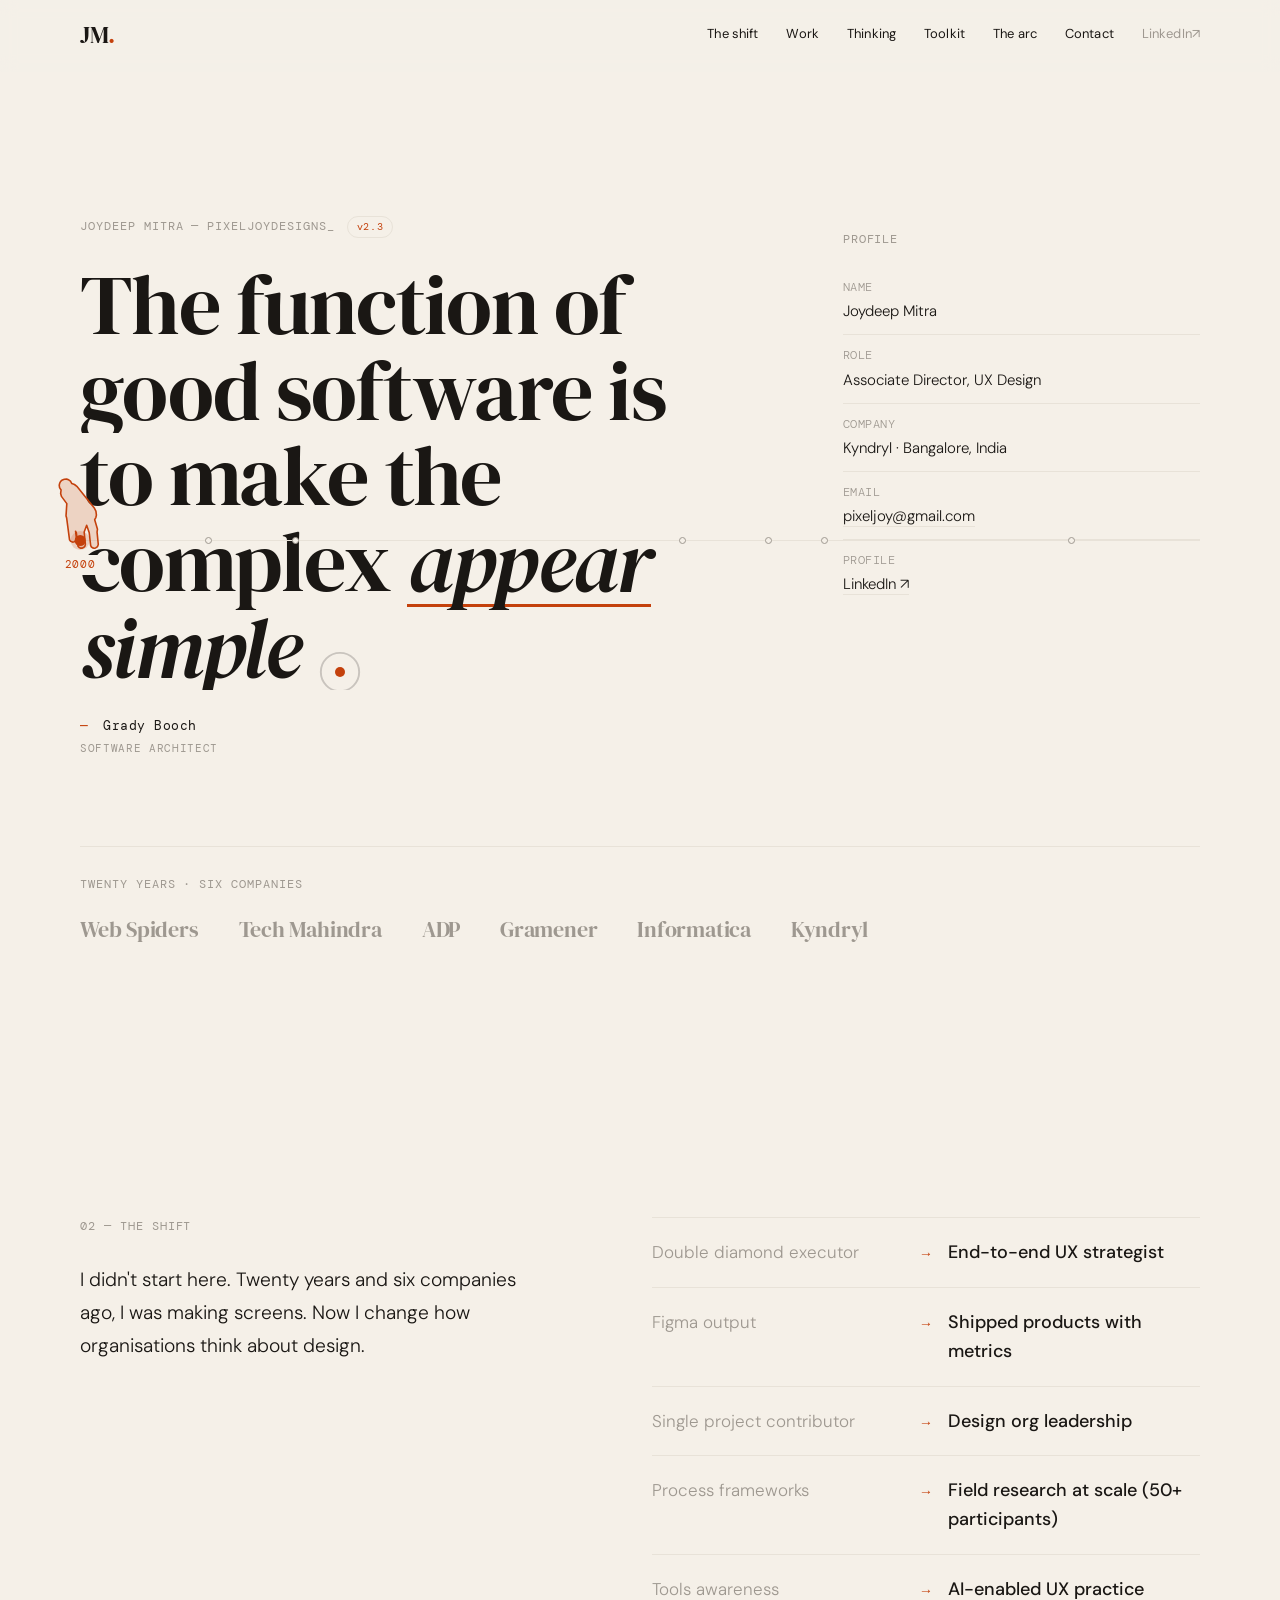
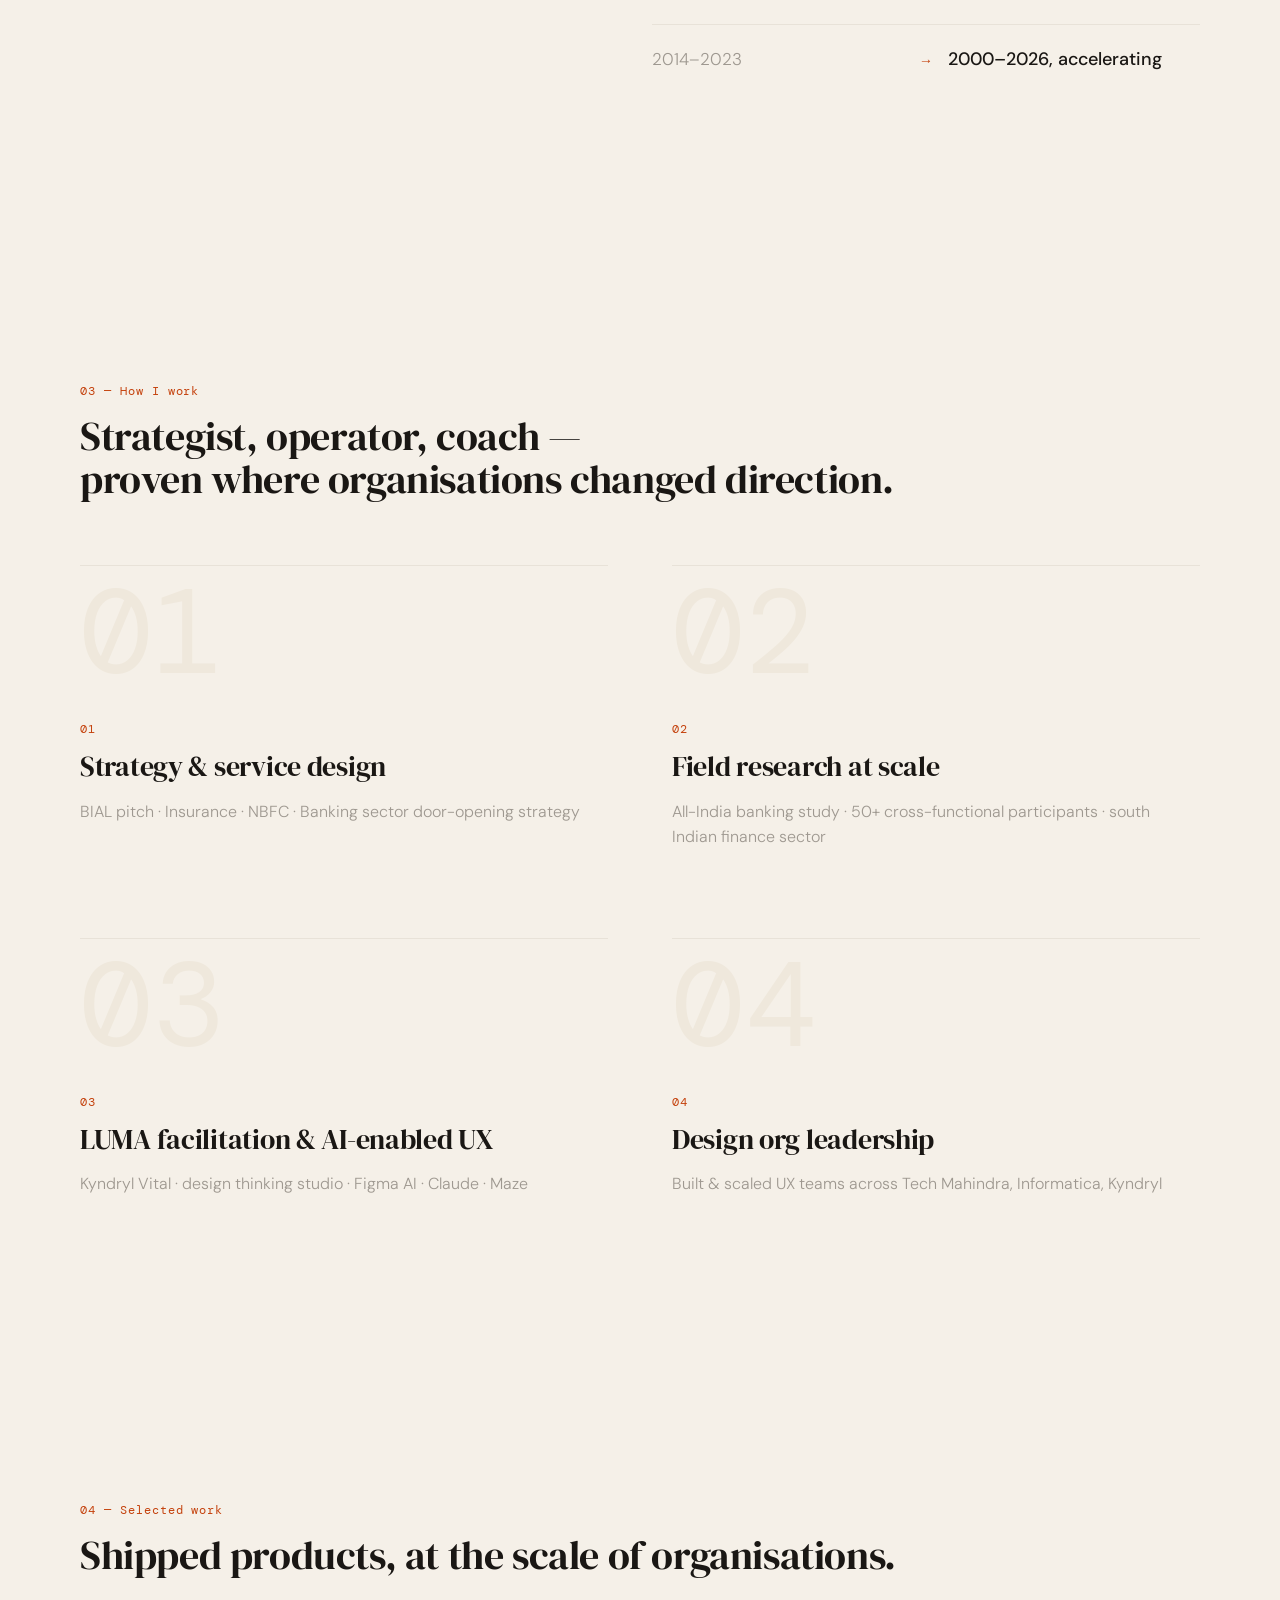
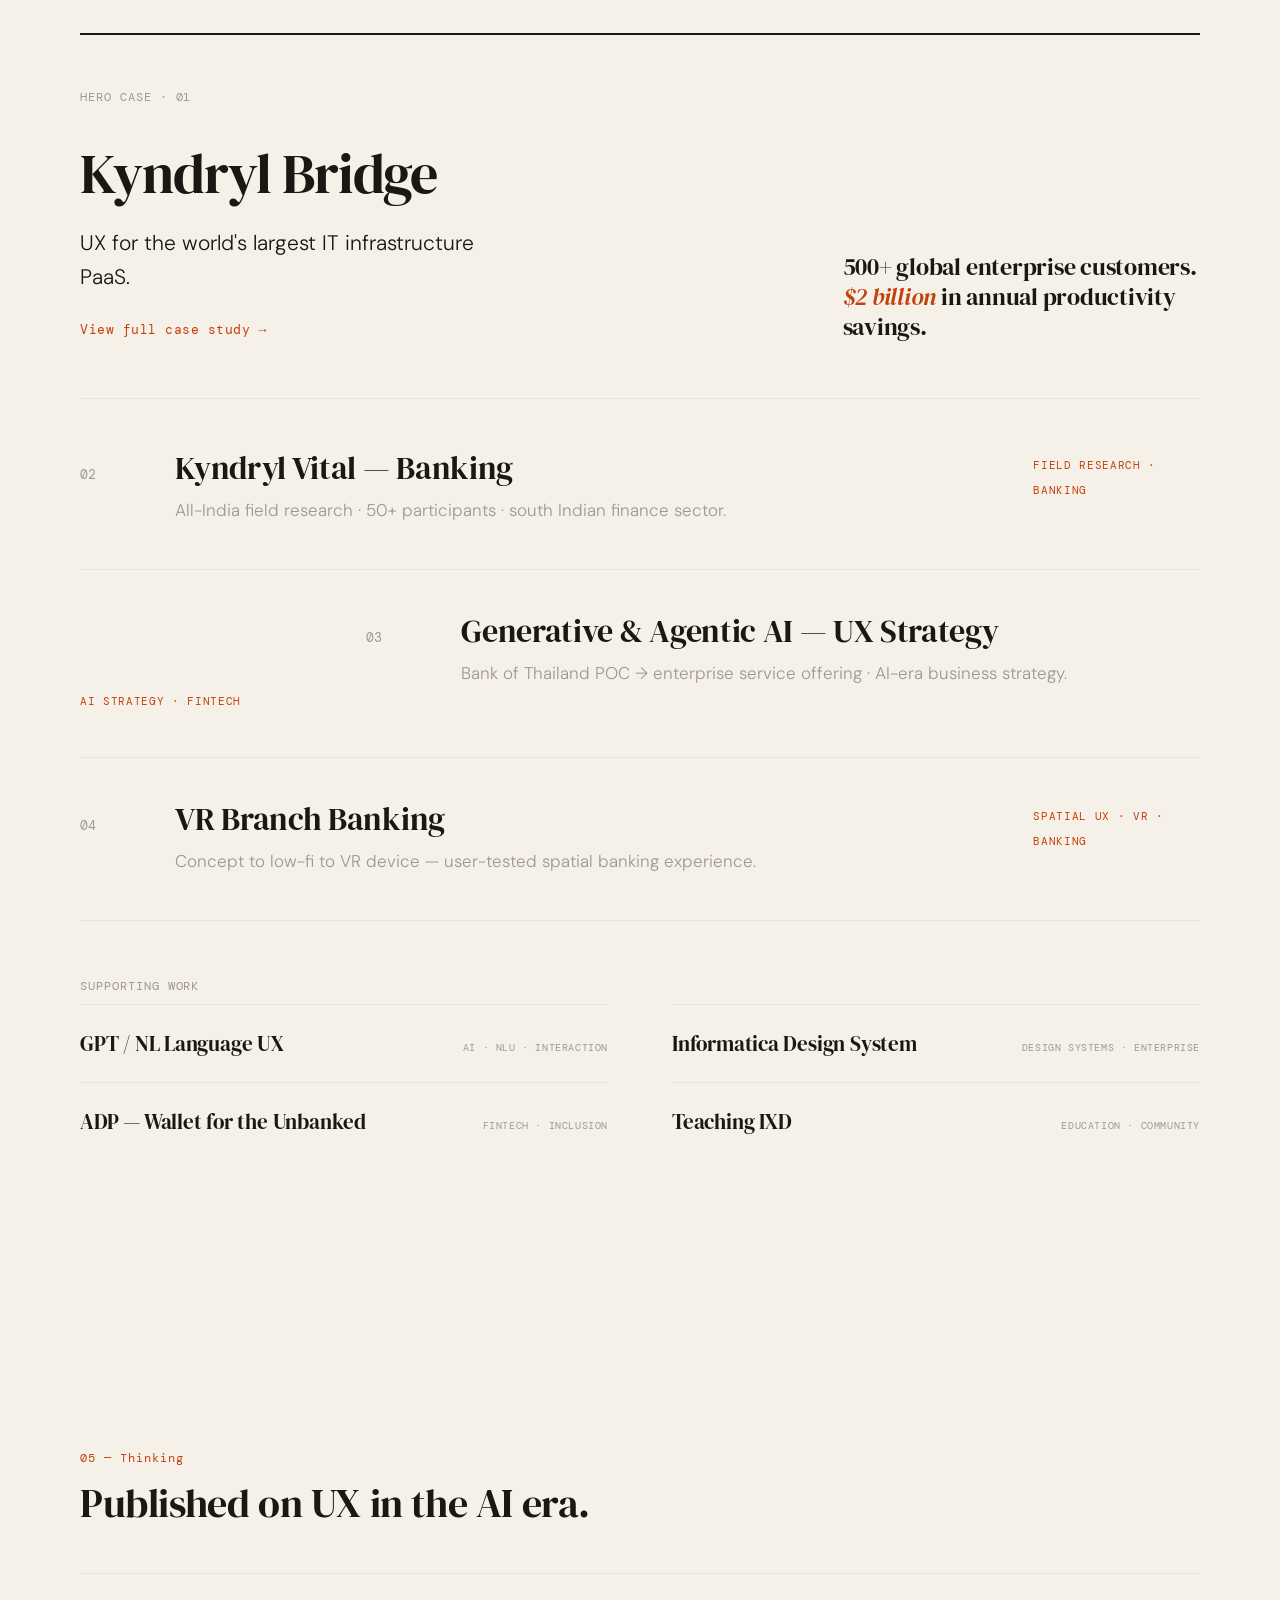
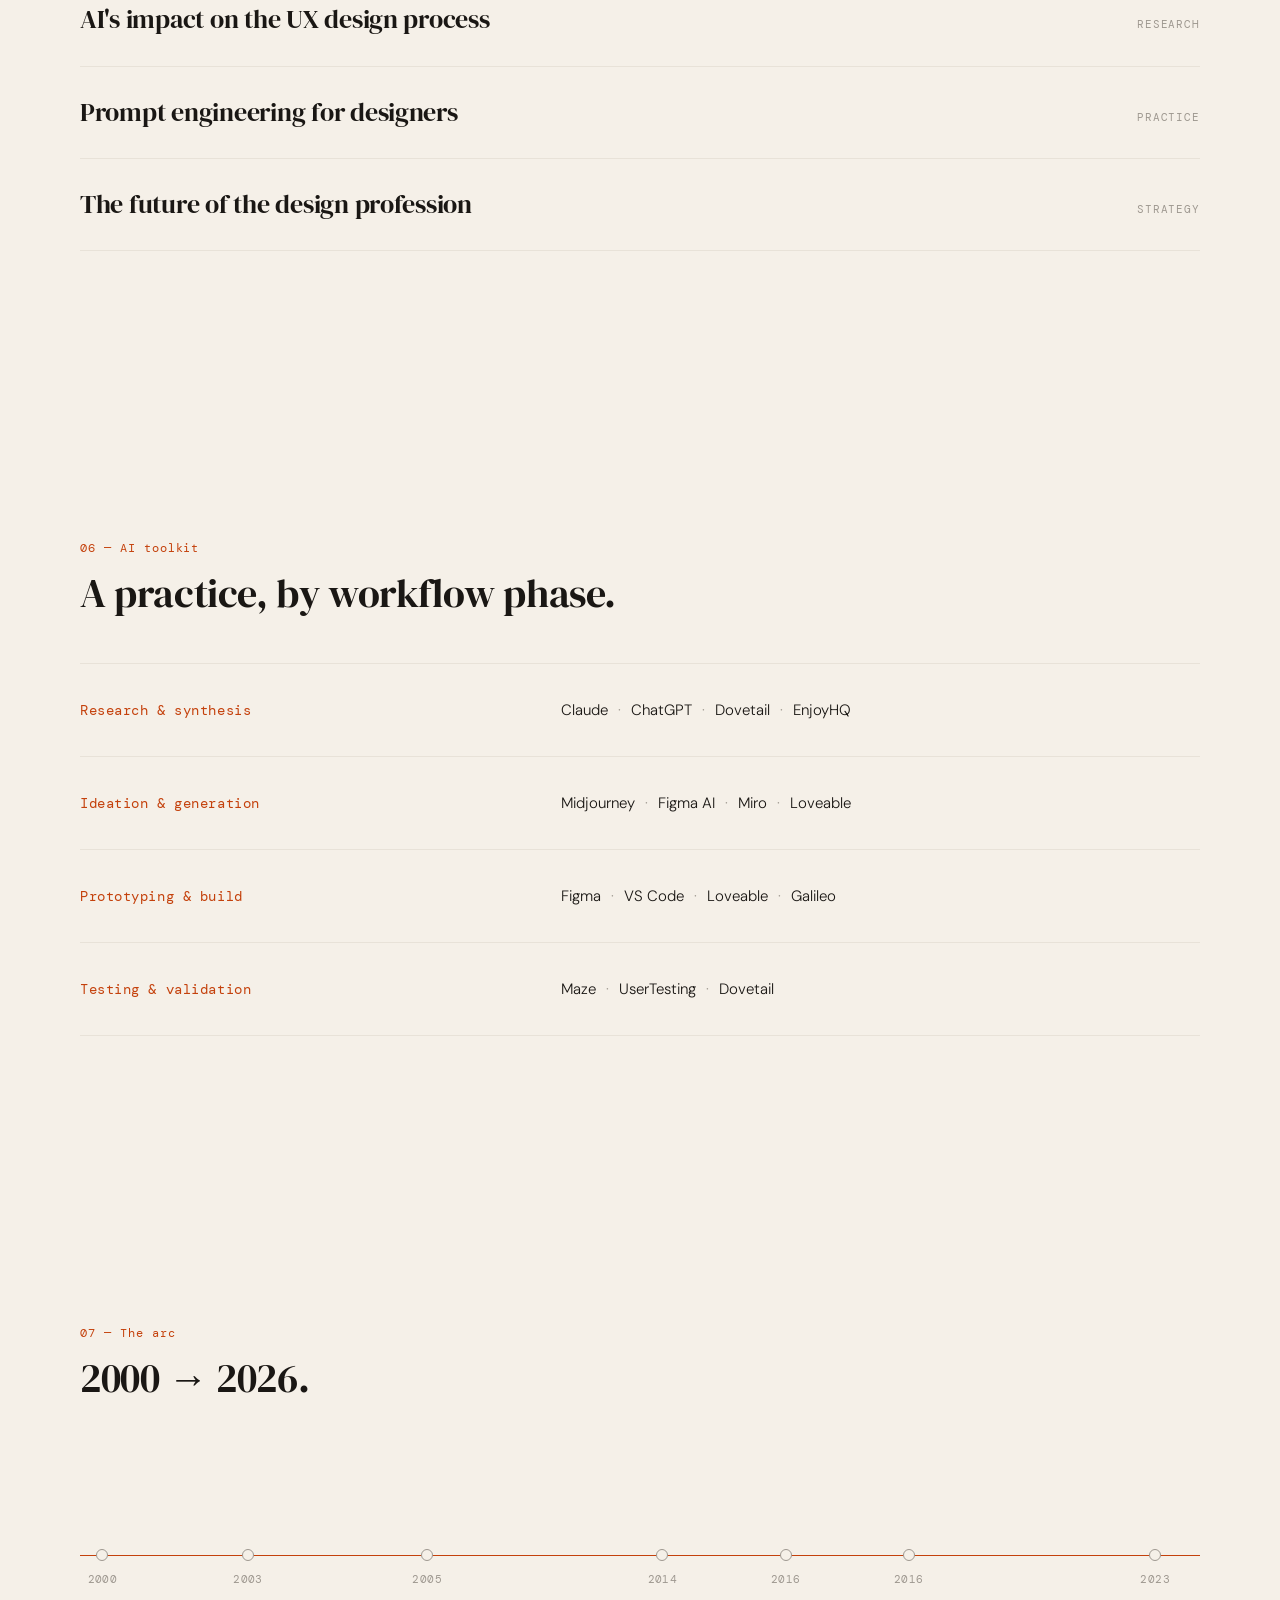
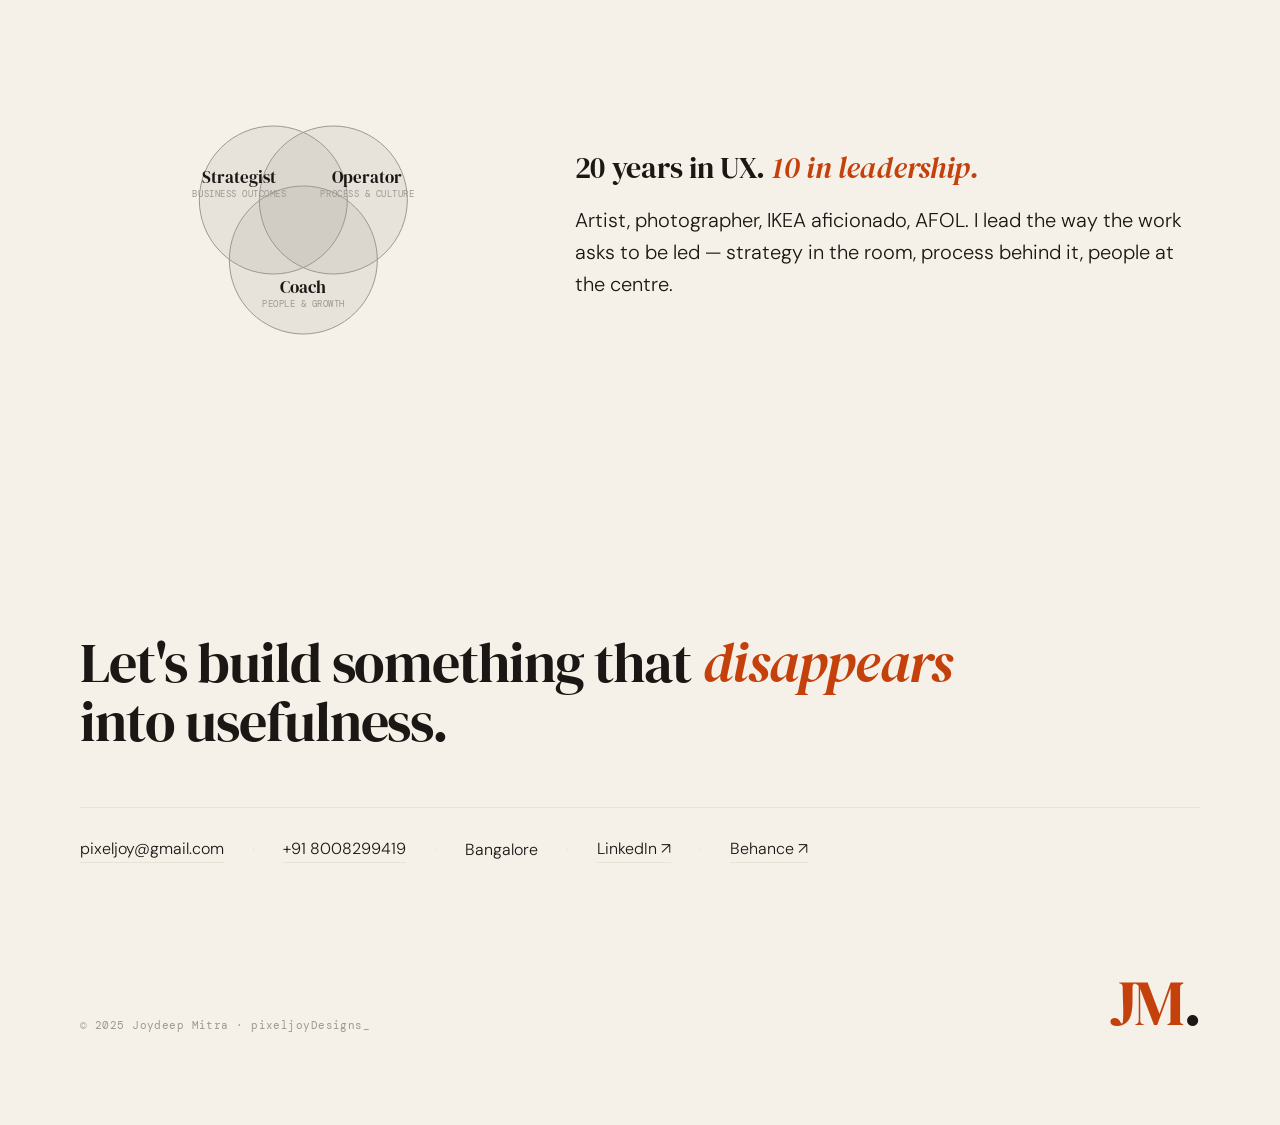
<file: joydeep-mitra-portfolio.html>
<!DOCTYPE html>
<html lang="en">
<head>
<meta charset="UTF-8" />
<meta name="viewport" content="width=device-width, initial-scale=1.0" />
<title>Joydeep Mitra — Associate Director, UX Design</title>
<meta name="description" content="Joydeep Mitra · Associate Director, UX Design at Kyndryl. End-to-end UX strategist. The best design work is invisible to the user." />
<link rel="preconnect" href="https://fonts.googleapis.com" />
<link rel="preconnect" href="https://fonts.gstatic.com" crossorigin />
<link href="https://fonts.googleapis.com/css2?family=DM+Serif+Display:ital@0;1&family=DM+Sans:opsz,wght@9..40,300;9..40,400;9..40,500&family=DM+Mono:wght@400;500&display=swap" rel="stylesheet" />
<style>
/* ============================================================
   joyWeb2.1 — Joydeep Mitra portfolio
   A thinking person's instrument panel.
   ============================================================ */

:root {
  /* Palette — three colours total + structural neutrals */
  --paper:  #F5F0E8;   /* warm paper base */
  --ink:    #1A1714;   /* warm near-black */
  --sienna: #C4410C;   /* burnt sienna signal */
  --rule:   #E8E2D8;   /* borders / dividers */
  --muted:  #9E9890;   /* secondary text / labels */

  --paper-deep: #EFE8DC; /* faint surface tint for depth, derived from paper */

  /* Type */
  --serif: "DM Serif Display", Georgia, serif;
  --sans:  "DM Sans", system-ui, sans-serif;
  --mono:  "DM Mono", ui-monospace, monospace;

  /* Layout */
  --margin: 80px;
  --gutter: 24px;
  --maxw: 1440px;

  --thread-y: 60vh;
}

* { box-sizing: border-box; }

html {
  scroll-behavior: smooth;
  -webkit-font-smoothing: antialiased;
  text-rendering: optimizeLegibility;
}

body {
  margin: 0;
  background: var(--paper);
  color: var(--ink);
  font-family: var(--sans);
  font-weight: 400;
  font-size: 16px;
  line-height: 1.6;
  overflow-x: hidden;
}

::selection { background: var(--sienna); color: var(--paper); }

a { color: inherit; text-decoration: none; }

/* ---------- Shared layout ---------- */
.wrap {
  max-width: var(--maxw);
  margin: 0 auto;
  padding: 0 var(--margin);
}

.grid12 {
  display: grid;
  grid-template-columns: repeat(12, 1fr);
  column-gap: var(--gutter);
}

section {
  position: relative;
  padding: 16vh 0;
}

/* ---------- Type primitives ---------- */
.label {
  font-family: var(--mono);
  font-size: 12px;
  letter-spacing: 0.08em;   /* +8% tracking */
  text-transform: uppercase;
  color: var(--muted);
}

.section-num {
  font-family: var(--mono);
  font-size: 12px;
  letter-spacing: 0.08em;
  color: var(--sienna);
}

/* Build badge */
.build-badge {
  font-family: var(--mono); font-size: 10px; letter-spacing: .06em;
  padding: 2px 9px; border: 1px solid var(--rule); border-radius: 100px;
  color: var(--sienna); background: transparent; display: inline-block;
}

/* Quote timer dot */
.q-dot {
  display: inline-flex; align-items: center; justify-content: center;
  position: relative; width: 10px; height: 10px;
  vertical-align: baseline; margin-left: 35px; top: 0; flex-shrink: 0;
}
.q-dot__svg {
  position: absolute; top: 50%; left: 50%;
  transform: translate(-50%, -50%) rotate(-90deg);
  width: 46px; height: 46px; overflow: visible;
}
.q-dot__track { stroke: color-mix(in srgb, var(--ink) 20%, transparent); stroke-width: 1; }
.q-dot__arc  { stroke: var(--sienna); stroke-linecap: round; stroke-width: 1; }
@keyframes q-drain { to { stroke-dashoffset: 62.83; } }
.q-dot.go .q-dot__arc { animation: q-drain 5s linear forwards; }
.q-dot__pip {
  width: 10px; height: 10px; border-radius: 50%;
  background: var(--sienna); position: relative; z-index: 1; flex-shrink: 0;
}

.display {
  font-family: var(--serif);
  font-weight: 400;
  font-size: clamp(44px, 6.6vw, 84px);
  line-height: 1.02;
  letter-spacing: -0.02em;   /* display -2% */
  margin: 0;
}

.display em { font-style: italic; }

.section-head {
  font-family: var(--serif);
  font-weight: 400;
  font-size: clamp(30px, 3.4vw, 40px);
  line-height: 1.08;
  letter-spacing: -0.01em;   /* heads -1% */
  margin: 0;
}

.sub {
  font-family: var(--sans);
  font-weight: 300;
  font-size: 22px;
  line-height: 1.5;
}

p.body {
  font-weight: 300;
  font-size: clamp(18px, 1.5vw, 21px);
  line-height: 1.7;
  color: var(--ink);
  text-wrap: pretty;
}

/* Animated burnt-sienna underline that draws L→R on entry */
.draw-underline {
  background-image: linear-gradient(var(--sienna), var(--sienna));
  background-repeat: no-repeat;
  background-position: 0 88%;
  background-size: 0% 3px;
  transition: background-size 0.7s cubic-bezier(.2,.7,.2,1) 0.15s;
  padding-bottom: 2px;
}
.in .draw-underline,
.draw-underline.drawn { background-size: 100% 3px; }

/* ============================================================
   00 — NAV
   ============================================================ */
.nav {
  position: fixed;
  top: 0; left: 0; right: 0;
  z-index: 50;
  height: 72px;
  display: flex;
  align-items: center;
  background: color-mix(in srgb, var(--paper) 82%, transparent);
  backdrop-filter: blur(8px);
  -webkit-backdrop-filter: blur(8px);
  border-bottom: 1px solid transparent;
  transition: border-color .3s ease, background .3s ease;
}
.nav.scrolled { border-bottom-color: var(--rule); }
.nav .wrap { display: flex; align-items: center; justify-content: space-between; width: 100%; }

.logotype {
  font-family: var(--serif);
  font-size: 24px;
  letter-spacing: -0.02em;
}
.logotype .dot { color: var(--sienna); }

.nav-links { display: flex; gap: 28px; align-items: center; }
.nav-links a {
  font-family: var(--sans);
  font-size: 13px;
  font-weight: 400;
  color: var(--ink);
  letter-spacing: 0.01em;
  position: relative;
  padding-bottom: 2px;
}
.nav-links a::after {
  content: "";
  position: absolute; left: 0; bottom: -1px;
  width: 0; height: 1.5px; background: var(--sienna);
  transition: width .28s ease;
}
.nav-links a:hover::after { width: 100%; }
.nav-links a.brand-link { color: var(--muted); }

/* ============================================================
   PERSISTENT TIMELINE THREAD (signature element)
   ============================================================ */
.thread {
  position: fixed;
  top: var(--thread-y);
  left: 0; right: 0;
  z-index: 40;
  pointer-events: none;
}
.thread__line {
  position: absolute;
  left: var(--margin); right: var(--margin);
  top: 0; height: 1px;
  background: var(--rule);
}
.thread__node {
  position: absolute;
  top: -3px;
  width: 7px; height: 7px;
  margin-left: -3.5px;
  border-radius: 50%;
  background: var(--paper);
  border: 1.5px solid var(--muted);
  pointer-events: auto;
  cursor: default;
  transition: border-color .25s ease, background .25s ease, transform .25s ease;
}
.thread__node[data-passed="true"] { border-color: var(--sienna); }
.thread__node:hover { transform: scale(1.5); border-color: var(--sienna); }
.thread__node .callout {
  position: absolute;
  bottom: 16px; left: 50%;
  transform: translateX(-50%) translateY(4px);
  white-space: nowrap;
  background: var(--ink);
  color: var(--paper);
  font-family: var(--mono);
  font-size: 10px;
  letter-spacing: 0.04em;
  padding: 5px 9px;
  border-radius: 3px;
  opacity: 0;
  pointer-events: none;
  transition: opacity .2s ease, transform .2s ease;
}
.thread__node:hover .callout { opacity: 1; transform: translateX(-50%) translateY(0); }
.thread__node .callout b { color: var(--sienna); font-weight: 400; }

.thread__marker {
  position: absolute;
  top: -5px;
  left: var(--margin);
  display: flex; flex-direction: column; align-items: center;
  transform: translateX(-50%);
  will-change: left;
}
.thread__dot {
  width: 11px; height: 11px;
  border-radius: 50%;
  background: var(--sienna);
  box-shadow: 0 0 0 4px color-mix(in srgb, var(--sienna) 18%, transparent);
}
.thread__year {
  margin-top: 9px;
  font-family: var(--mono);
  font-size: 11px;
  letter-spacing: 0.06em;
  color: var(--sienna);
  background: var(--paper);
  padding: 1px 4px;
}

/* ============================================================
   01 — HERO
   ============================================================ */
.hero { padding-top: 24vh; padding-bottom: 14vh; }
.hero .grid12 { row-gap: 64px; align-items: start; }

.hero__headline { grid-column: 1 / 9; }
.hero__aside    { grid-column: 9 / 13; padding-top: 14px; }

.line-reveal { display: block; overflow: hidden; }
.line-reveal > span {
  display: block;
  transform: translateY(105%);
  transition: transform .8s cubic-bezier(.16,1,.3,1);
}
.in .line-reveal > span { transform: translateY(0); }
.line-reveal.d1 > span { transition-delay: .08s; }
.line-reveal.d2 > span { transition-delay: .16s; }
.line-reveal.d3 > span { transition-delay: .24s; }

.hero__aside .label { margin-bottom: 18px; }
.hero__contact { list-style: none; margin: 0; padding: 0; }
.hero__contact li {
  padding: 11px 0;
  border-top: 1px solid var(--rule);
  font-weight: 300;
  font-size: 15px;
}
.hero__contact li:first-child { border-top: none; }
.hero__contact .role { color: var(--muted); font-size: 12px; font-family: var(--mono); letter-spacing: .04em; display:block; margin-bottom:2px; text-transform: uppercase; }
.hero__contact a { border-bottom: 1px solid var(--rule); transition: border-color .25s; }
.hero__contact a:hover { border-color: var(--sienna); color: var(--sienna); }

.client-strip {
  grid-column: 1 / 13;
  margin-top: 24px;
  padding-top: 28px;
  border-top: 1px solid var(--rule);
  display: flex;
  flex-wrap: wrap;
  align-items: baseline;
  gap: 14px 40px;
}
.client-strip .label { flex-basis: 100%; margin-bottom: 4px; }
.client-strip span.logo {
  font-family: var(--serif);
  font-size: 22px;
  color: var(--muted);
  letter-spacing: -0.01em;
  transition: color .3s ease;
}
.client-strip:hover span.logo { color: color-mix(in srgb, var(--muted) 60%, var(--ink)); }

/* ============================================================
   02 — THE SHIFT
   ============================================================ */
.shift .grid12 { align-items: start; row-gap: 48px; }
.shift__lead { grid-column: 1 / 6; }
.shift__lead .label { margin-bottom: 28px; }
.shift__list { grid-column: 7 / 13; }

.fromto {
  display: grid;
  grid-template-columns: 1fr auto 1fr;
  align-items: baseline;
  gap: 18px;
  padding: 20px 0;
  border-top: 1px solid var(--rule);
  opacity: 0;
  transform: translateY(18px);
  transition: opacity .6s ease, transform .6s cubic-bezier(.16,1,.3,1);
}
.in .fromto { opacity: 1; transform: none; }
.fromto:nth-child(1){transition-delay:.05s}
.fromto:nth-child(2){transition-delay:.13s}
.fromto:nth-child(3){transition-delay:.21s}
.fromto:nth-child(4){transition-delay:.29s}
.fromto:nth-child(5){transition-delay:.37s}
.fromto:nth-child(6){transition-delay:.45s}
.fromto .from { color: var(--muted); font-weight: 300; font-size: 17px; }
.fromto .arrow { color: var(--sienna); font-family: var(--mono); font-size: 14px; }
.fromto .to { color: var(--ink); font-weight: 500; font-size: 18px; }

/* ============================================================
   03 — HOW I WORK
   ============================================================ */
.how__head { grid-column: 1 / 13; margin-bottom: 64px; }
.how__head .section-num { display:block; margin-bottom: 14px; }
.cap-grid {
  grid-column: 1 / 13;
  display: grid;
  grid-template-columns: 1fr 1fr;
  gap: 8vh 64px;
}
.cap {
  position: relative; overflow: hidden;
  padding-top: 34px;
  border-top: 1px solid var(--rule);
}
.cap__watermark {
  position: absolute;
  top: -28px; right: 0;
  font-family: var(--mono);
  font-size: 120px;
  line-height: 1;
  font-weight: 400;
  color: var(--paper-deep);
  z-index: 0;
  user-select: none;
  transform: scale(.92);
  opacity: 0;
  transition: transform .7s cubic-bezier(.16,1,.3,1), opacity .7s ease;
}
.in .cap__watermark { transform: scale(1); opacity: 1; }
.cap__num { font-family: var(--mono); font-size: 12px; color: var(--sienna); letter-spacing: .08em; position: relative; z-index: 1; }
.cap__title {
  font-family: var(--serif); font-weight: 400; font-size: 28px;
  line-height: 1.12; letter-spacing: -0.01em;
  margin: 12px 0 14px; position: relative; z-index: 1;
}
.cap__proof { color: var(--muted); font-weight: 300; font-size: 16px; position: relative; z-index: 1; max-width: 46ch; }

/* ============================================================
   04 — SELECTED WORK
   ============================================================ */
.work__head { grid-column: 1 / 13; margin-bottom: 56px; }
.work__head .section-num { display:block; margin-bottom: 14px; }

.work-hero {
  grid-column: 1 / 13;
  display: grid;
  grid-template-columns: repeat(12, 1fr);
  column-gap: var(--gutter);
  row-gap: 28px;
  padding: 48px 0 56px;
  border-top: 2px solid var(--ink);
  border-bottom: 1px solid var(--rule);
  margin-bottom: 8px;
}
.work-hero__label { grid-column: 1 / 13; }
.work-hero__title { grid-column: 1 / 8; }
.work-hero__title h3 {
  font-family: var(--serif); font-weight: 400;
  font-size: clamp(34px, 4.4vw, 56px); line-height: 1.02;
  letter-spacing: -0.02em; margin: 8px 0 0;
}
.work-hero__title p.lead { font-weight: 300; font-size: 21px; color: var(--ink); margin: 22px 0 0; max-width: 30ch; }
.work-hero__quote { grid-column: 9 / 13; align-self: end; }
.work-hero__quote blockquote {
  margin: 0; font-family: var(--serif); font-weight: 400;
  font-size: 24px; line-height: 1.25; letter-spacing: -0.01em;
  color: var(--ink);
}
.work-hero__quote blockquote em { font-style: italic; color: var(--sienna); }
.case-link {
  display: inline-flex; align-items: center; gap: 8px;
  margin-top: 26px; font-family: var(--mono); font-size: 13px;
  letter-spacing: .04em; color: var(--sienna); white-space: nowrap;
}
.case-link .arr { transition: transform .3s ease; }
.case-link:hover .arr { transform: translateX(5px); }

.work-row {
  grid-column: 1 / 13;
  display: grid;
  grid-template-columns: repeat(12, 1fr);
  column-gap: var(--gutter);
  align-items: baseline;
  padding: 44px 0;
  border-bottom: 1px solid var(--rule);
  opacity: 0;
  transition: opacity .7s ease, transform .7s cubic-bezier(.16,1,.3,1);
}
.in .work-row { opacity: 1; transform: none; }
.work-row.from-left  { transform: translateX(-40px); }
.work-row.from-right { transform: translateX(40px); }

.work-row__index { grid-column: 1 / 2; font-family: var(--mono); font-size: 13px; color: var(--muted); }
.work-row__main  { grid-column: 2 / 9; }
.work-row.alt .work-row__main { grid-column: 5 / 12; }
.work-row.alt .work-row__index { grid-column: 4 / 5; }
.work-row__main h4 {
  font-family: var(--serif); font-weight: 400; font-size: 32px;
  line-height: 1.08; letter-spacing: -0.01em; margin: 0;
}
.work-row__main p { font-weight: 300; color: var(--muted); margin: 12px 0 0; font-size: 17px; max-width: 52ch; }
.work-row__tag { grid-column: 11 / 13; align-self: start; }
.work-row.alt .work-row__tag { grid-column: 1 / 4; text-align: left; }
.work-row__tag .tag { font-family: var(--mono); font-size: 11px; letter-spacing: .06em; color: var(--sienna); text-transform: uppercase; }

.work-support {
  grid-column: 1 / 13;
  margin-top: 56px;
  display: grid;
  grid-template-columns: 1fr 1fr;
  gap: 0 64px;
}
.work-support .label { grid-column: 1 / -1; margin-bottom: 8px; }
.support-item {
  display: flex; justify-content: space-between; align-items: baseline; gap: 24px;
  padding: 22px 0; border-top: 1px solid var(--rule);
}
.support-item h5 { font-family: var(--serif); font-weight: 400; font-size: 21px; margin: 0; letter-spacing: -0.01em; }
.support-item .tag { font-family: var(--mono); font-size: 10px; color: var(--muted); letter-spacing: .06em; text-transform: uppercase; }

/* ============================================================
   05 — THINKING
   ============================================================ */
.think__head { grid-column: 1 / 13; margin-bottom: 48px; }
.think__head .section-num { display:block; margin-bottom: 14px; }
.think__list { grid-column: 1 / 13; }
.article {
  display: grid;
  grid-template-columns: 1fr auto;
  align-items: baseline;
  gap: 24px;
  padding: 30px 0;
  border-top: 1px solid var(--rule);
}
.article:last-child { border-bottom: 1px solid var(--rule); }
.article__title { font-family: var(--serif); font-weight: 400; font-size: 26px; letter-spacing: -0.01em; line-height: 1.2; }
.article__title .ttl { background-image: linear-gradient(var(--sienna),var(--sienna)); background-repeat:no-repeat; background-position:0 100%; background-size:0% 2px; transition: background-size .4s ease; padding-bottom: 3px; }
.article:hover .article__title .ttl { background-size: 100% 2px; }
.article__read { font-family: var(--mono); font-size: 12px; color: var(--sienna); letter-spacing: .04em; margin-left: 14px; white-space: nowrap; opacity: 0; transition: opacity .3s ease; }
.article:hover .article__read { opacity: 1; }
.article__tag { font-family: var(--mono); font-size: 11px; color: var(--muted); letter-spacing: .08em; text-transform: uppercase; }

/* ============================================================
   06 — AI TOOLKIT
   ============================================================ */
.toolkit__head { grid-column: 1 / 13; margin-bottom: 48px; }
.toolkit__head .section-num { display:block; margin-bottom: 14px; }
.bands { grid-column: 1 / 13; }
.band {
  position: relative; overflow: hidden;
  display: grid;
  grid-template-columns: 5fr 7fr;
  align-items: center;
  gap: 24px;
  padding: 34px 0;
  border-top: 1px solid var(--rule);
}
.band:last-child { border-bottom: 1px solid var(--rule); }
.band__phase { font-family: var(--mono); font-size: 14px; letter-spacing: .04em; color: var(--sienna); }
.band__tools { font-family: var(--sans); font-weight: 300; font-size: 15px; color: var(--ink); }
.band__tools .dot-sep { color: var(--muted); margin: 0 10px; }

/* ============================================================
   07 — THE ARC
   ============================================================ */
.arc__head { grid-column: 1 / 13; margin-bottom: 64px; }
.arc__head .section-num { display:block; margin-bottom: 14px; }

.arc-timeline {
  grid-column: 1 / 13;
  position: relative;
  height: 150px;
  margin-bottom: 10vh;
}
.arc-timeline__line { position: absolute; top: 90px; left: 0; right: 0; height: 1px; background: var(--rule); }
.arc-timeline__fill { position: absolute; top: 90px; left: 0; height: 1.5px; background: var(--sienna); width: 0; transition: width 1.2s cubic-bezier(.2,.7,.2,1); }
.in .arc-timeline__fill { width: 100%; }
.arc-node {
  position: absolute; top: 90px; transform: translate(-50%, -50%);
  cursor: pointer;
}
.arc-node__dot {
  width: 12px; height: 12px; border-radius: 50%;
  background: var(--paper); border: 1.5px solid var(--muted);
  transition: border-color .25s ease, transform .25s ease, background .25s ease;
}
.arc-node:hover .arc-node__dot { border-color: var(--sienna); background: var(--sienna); transform: scale(1.25); }
.arc-node__year {
  position: absolute; top: 22px; left: 50%; transform: translateX(-50%);
  font-family: var(--mono); font-size: 11px; color: var(--muted); letter-spacing: .04em; white-space: nowrap;
}
.arc-node__role {
  position: absolute; bottom: 22px; left: 50%; transform: translateX(-50%) translateY(6px);
  width: max-content; max-width: 200px; text-align: center;
  opacity: 0; transition: opacity .25s ease, transform .25s ease; pointer-events: none;
}
.arc-node:hover .arc-node__role { opacity: 1; transform: translateX(-50%) translateY(0); }
.arc-node__role .co { font-family: var(--serif); font-size: 18px; display: block; letter-spacing: -0.01em; }
.arc-node__role .rl { font-family: var(--mono); font-size: 10px; color: var(--muted); letter-spacing: .04em; text-transform: uppercase; }

.arc-bottom { grid-column: 1 / 13; display: grid; grid-template-columns: 5fr 7fr; gap: 48px; align-items: center; }
.venn { position: relative; height: 240px; }
.venn circle { fill: color-mix(in srgb, var(--muted) 16%, transparent); stroke: var(--muted); stroke-width: 1; }
.venn .vlabel { font-family: var(--serif); font-size: 17px; fill: var(--ink); }
.venn .vsub { font-family: var(--mono); font-size: 8.5px; fill: var(--muted); letter-spacing: .06em; }
.arc-bio p { font-weight: 300; font-size: 20px; line-height: 1.6; color: var(--ink); }
.arc-bio .big { font-family: var(--serif); font-size: 30px; letter-spacing: -0.01em; line-height: 1.2; display: block; margin-bottom: 18px; }
.arc-bio .big em { color: var(--sienna); font-style: italic; }

/* ============================================================
   08 — CONTACT
   ============================================================ */
.contact { padding-bottom: 10vh; }
.contact__line { grid-column: 1 / 11; }
.contact__line h2 {
  font-family: var(--serif); font-weight: 400;
  font-size: clamp(34px, 4.6vw, 56px); line-height: 1.06; letter-spacing: -0.02em; margin: 0;
}
.contact__line h2 em { font-style: italic; color: var(--sienna); }
.contact-row {
  grid-column: 1 / 13; margin-top: 56px; padding-top: 28px;
  border-top: 1px solid var(--rule);
  display: flex; flex-wrap: wrap; gap: 12px 28px; align-items: center;
}
.contact-row a, .contact-row span { font-family: var(--sans); font-weight: 300; font-size: 16px; }
.contact-row a { border-bottom: 1px solid var(--rule); transition: border-color .25s, color .25s; }
.contact-row a:hover { border-color: var(--sienna); color: var(--sienna); }
.contact-row .sep { color: var(--rule); }
.contact-foot {
  grid-column: 1 / 13; margin-top: 12vh;
  display: flex; justify-content: space-between; align-items: flex-end;
}
.contact-foot .copyright { font-family: var(--mono); font-size: 11px; color: var(--muted); letter-spacing: .04em; }
.monogram { font-family: var(--serif); font-size: 64px; color: var(--sienna); line-height: 1; letter-spacing: -0.03em; }

/* ============================================================
   DEEP-DIVE CASE PAGE
   ============================================================ */
.case-nav { position: fixed; top: 0; left: 0; right: 0; z-index: 50; height: 72px; display: flex; align-items: center; background: color-mix(in srgb, var(--paper) 82%, transparent); backdrop-filter: blur(8px); border-bottom: 1px solid var(--rule); }
.case-nav .wrap { display: flex; align-items: center; justify-content: space-between; width: 100%; }
.back-link { font-family: var(--mono); font-size: 13px; color: var(--ink); letter-spacing: .04em; display: inline-flex; gap: 8px; align-items: center; }
.back-link .arr { transition: transform .3s ease; }
.back-link:hover .arr { transform: translateX(-5px); }
.back-link:hover { color: var(--sienna); }

.case-hero { padding-top: 22vh; padding-bottom: 10vh; }
.case-hero .label { margin-bottom: 22px; }
.case-hero h1 { font-family: var(--serif); font-weight: 400; font-size: clamp(48px, 7vw, 92px); line-height: .98; letter-spacing: -0.02em; margin: 0; grid-column: 1 / 11; }
.case-hero .deck { grid-column: 1 / 9; font-weight: 300; font-size: 23px; line-height: 1.5; color: var(--ink); margin-top: 30px; }

.metric-strip {
  grid-column: 1 / 13; margin-top: 56px; padding-top: 36px; border-top: 2px solid var(--ink);
  display: grid; grid-template-columns: repeat(3, 1fr); gap: 40px 48px;
}
.metric .n { font-family: var(--serif); font-size: clamp(38px, 4.4vw, 56px); line-height: 1; letter-spacing: -0.02em; color: var(--sienna); }
.metric .k { font-family: var(--sans); font-weight: 300; font-size: 15px; color: var(--muted); margin-top: 12px; max-width: 26ch; }

.case-block { padding: 9vh 0; border-top: 1px solid var(--rule); }
.case-block .grid12 { align-items: start; }
.case-block__num { grid-column: 1 / 4; }
.case-block__num .label { color: var(--sienna); }
.case-block__num h2 { font-family: var(--serif); font-weight: 400; font-size: 34px; letter-spacing: -0.01em; margin: 10px 0 0; line-height: 1.05; }
.case-block__body { grid-column: 5 / 12; }
.case-block__body p { font-weight: 300; font-size: 20px; line-height: 1.7; color: var(--ink); margin: 0 0 18px; text-wrap: pretty; }
.case-list { list-style: none; margin: 0; padding: 0; }
.case-list li { padding: 16px 0; border-top: 1px solid var(--rule); font-weight: 300; font-size: 18px; display: flex; gap: 16px; }
.case-list li:first-child { border-top: none; }
.case-list li .ix { font-family: var(--mono); font-size: 12px; color: var(--sienna); padding-top: 5px; }
.case-pending { color: var(--muted); font-style: italic; font-weight: 300; }

.case-foot { padding: 10vh 0 12vh; border-top: 1px solid var(--rule); }
.case-foot .grid12 { align-items: center; }
.case-foot__cta { grid-column: 1 / 9; }
.case-foot__cta h3 { font-family: var(--serif); font-weight: 400; font-size: 40px; letter-spacing: -0.01em; margin: 0; }
.case-foot__cta h3 em { font-style: italic; color: var(--sienna); }
.case-foot a.big-back { grid-column: 10 / 13; justify-self: end; font-family: var(--mono); font-size: 13px; color: var(--sienna); letter-spacing: .04em; display: inline-flex; gap: 8px; align-items: center; }

/* ============================================================
   SETTLE — guarantee final state once revealed (transition-freeze safety)
   ============================================================ */
.settled .line-reveal > span,
.settled .fromto,
.settled .cap__watermark,
.settled .draw-underline,
.settled.work-row,
.settled.draw-underline { transition: none !important; }
.settled.work-row, .settled .work-row { transform: none !important; opacity: 1 !important; }
.settled .draw-underline, .settled.draw-underline { background-size: 100% 3px !important; }

/* ============================================================
   RESPONSIVE
   ============================================================ */
@media (max-width: 1080px) {
  :root { --margin: 48px; }
  .hero__headline, .hero__aside { grid-column: 1 / 13; }
  .hero__aside { padding-top: 0; }
  .shift__lead, .shift__list { grid-column: 1 / 13; }
  .work-hero__title, .work-hero__quote { grid-column: 1 / 13; }
  .work-hero__quote { align-self: auto; }
  .arc-bottom { grid-template-columns: 1fr; }
  .case-hero h1, .case-hero .deck { grid-column: 1 / 13; }
  .case-block__num, .case-block__body { grid-column: 1 / 13; }
  .case-block__num { margin-bottom: 24px; }
}
@media (max-width: 720px) {
  :root { --margin: 24px; }
  body { font-size: 15px; }
  .nav-links { gap: 16px; }
  .nav-links a:not(.hero-jump) { display: none; }
  .cap-grid { grid-template-columns: 1fr; gap: 6vh; }
  .work-row__main, .work-row.alt .work-row__main { grid-column: 2 / 13; }
  .work-row__tag, .work-row.alt .work-row__tag { grid-column: 2 / 13; margin-top: 12px; text-align: left; }
  .work-support { grid-template-columns: 1fr; }
  .band { grid-template-columns: 1fr; gap: 8px; }
  .bands .band__phase { margin-bottom: 2px; }
  .metric-strip { grid-template-columns: 1fr 1fr; }
  .fromto { grid-template-columns: 1fr; gap: 4px; }
  .fromto .arrow { display: none; }
  .thread { display: none; }
  .arc-timeline { overflow-x: auto; }
}

/* ============================================================
   HOVER EXTENSIONS — universal sienna line-item system
   ============================================================ */

/* 02 — The Shift */
.fromto { position: relative; overflow: hidden; }
.fromto::before { content: ""; position: absolute; inset: 0; background: var(--sienna); transform: translateY(101%); transition: transform .5s cubic-bezier(.16,1,.3,1); z-index: 0; }
.fromto:hover::before { transform: translateY(0); }
.fromto > * { position: relative; z-index: 1; transition: color .4s ease; }
.fromto:hover > * { color: var(--paper); }

/* 03 — Capabilities */
.cap::before { content: ""; position: absolute; inset: 0; background: var(--sienna); transform: translateY(101%); transition: transform .5s cubic-bezier(.16,1,.3,1); z-index: 0; }
.cap:hover::before { transform: translateY(0); }
.cap > * { position: relative; z-index: 1; transition: color .4s ease; }
.cap:hover > * { color: var(--paper); }

/* 04 — Selected Work rows */
.work-row { position: relative; overflow: hidden; cursor: pointer; }
.work-row::before { content: ""; position: absolute; inset: 0; background: var(--sienna); transform: translateY(101%); transition: transform .5s cubic-bezier(.16,1,.3,1); z-index: 0; }
.work-row:hover::before { transform: translateY(0); }
.work-row > * { position: relative; z-index: 1; transition: color .4s ease; }
.work-row:hover > * { color: var(--paper); }
.work-row__tag .tag { transition: color .4s ease; }
.work-row:hover .work-row__tag .tag { color: var(--paper); }

/* 04 — Work hero */
.work-hero { cursor: pointer; transition: border-top-color .3s ease; }
.work-hero:hover { border-top-color: var(--sienna); }
.work-hero__title h3 { background-image: linear-gradient(var(--sienna),var(--sienna)); background-repeat: no-repeat; background-position: 0 100%; background-size: 0% 2.5px; transition: background-size .5s ease; padding-bottom: 3px; }
.work-hero:hover .work-hero__title h3 { background-size: 100% 2.5px; }

/* 06 — Toolkit bands */
.band::before { content: ""; position: absolute; inset: 0; background: var(--sienna); transform: translateY(101%); transition: transform .5s cubic-bezier(.16,1,.3,1); z-index: 0; }
.band:hover::before { transform: translateY(0); }
.band > * { position: relative; z-index: 1; transition: color .4s ease; }
.band:hover > * { color: var(--paper); }

/* ============================================================
   REDUCED MOTION — transforms off, opacity only
   ============================================================ */
@media (prefers-reduced-motion: reduce) {
  html { scroll-behavior: auto; }
  .line-reveal > span { transform: none !important; transition: opacity .5s ease; opacity: 0; }
  .in .line-reveal > span { opacity: 1; }
  .fromto, .work-row, .cap__watermark { transform: none !important; }
  .work-row.from-left, .work-row.from-right { transform: none !important; }
  .draw-underline { transition: opacity .4s ease; }
  .thread__marker { transition: none; }
  * { scroll-behavior: auto !important; }
}


/* ============================================================
   EVOLUTION WALKER — rides the persistent timeline thread
   Hand-drawn line figure, scrubbed by scroll progress.
   ============================================================ */
.walker {
  position: absolute;
  top: 0;                       /* sits on the thread line */
  left: var(--margin);
  width: 86px;
  height: 86px;
  margin-left: -43px;           /* centre on the progress point */
  /* feet rest on the line: nudge the figure up by ~its height */
  transform: translateY(-76px);
  will-change: left;
  pointer-events: none;
  z-index: 41;
}
.walker svg { display: block; overflow: visible; }

/* Each evolutionary pose is stacked; JS cross-fades between them. */
.walker .evo-stage {
  opacity: 0;
  transition: opacity .35s ease;
}
/* subtle hand-drawn "breathing" of the active stroke */
.walker .evo-stage path,
.walker .evo-stage circle {
  vector-effect: non-scaling-stroke;
}
.walker .evo-spark {
  opacity: 0;
  transform-box: fill-box;
  transform-origin: center;
  animation: sparkpulse 1.8s ease-in-out infinite;
}
.walker[data-stage="4"] .evo-spark { opacity: 1; }
@keyframes sparkpulse {
  0%, 100% { transform: scale(1);   opacity: .55; }
  50%      { transform: scale(1.6); opacity: 1; }
}

/* a faint walk bob, disabled under reduced motion */
.walker.stepping { animation: walkbob .9s ease-in-out infinite; }
@keyframes walkbob {
  0%, 100% { transform: translateY(-76px); }
  50%      { transform: translateY(-80px); }
}

/* contour figure: crisp stroke regardless of scale + soft etching wash */
.walker .evo-fig { vector-effect: non-scaling-stroke; }
.walker .evo-stage path { vector-effect: non-scaling-stroke; }

/* ============================================================
   AGENTIC NEURAL FIELD — ~100 nodes wiring in during AI era
   Fixed band hung off the thread; fades + draws with progress.
   ============================================================ */
.neuralfield {
  position: fixed;
  top: calc(var(--thread-y) - 150px);
  right: 0;
  width: 42vw;
  max-width: 620px;
  height: 300px;
  z-index: 39;
  pointer-events: none;
  opacity: 0;
  transition: opacity .6s ease;
}
.neuralfield.live { opacity: 1; }
.neuralfield svg { width: 100%; height: 100%; display: block; overflow: visible; }

#neuralEdges line {
  stroke-dasharray: var(--len, 100);
  stroke-dashoffset: var(--len, 100);
  opacity: .5;
}
#neuralNodes circle {
  opacity: 0;
  transform-box: fill-box;
  transform-origin: center;
}

@media (max-width: 1080px) {
  .neuralfield { width: 56vw; height: 240px; top: calc(var(--thread-y) - 120px); }
}
@media (max-width: 720px) {
  /* thread hides on mobile; so do its companions */
  .walker, .neuralfield { display: none; }
}
@media (prefers-reduced-motion: reduce) {
  .walker { transition: none; }
  .walker.stepping { animation: none; }
  .walker .evo-spark { animation: none; }
  #neuralEdges line { transition: none; }
}


/* ---- rotating headline attribution ---- */
.hero__attr {
  margin-top: 26px;
  font-family: var(--mono);
  font-size: 13px;
  letter-spacing: .04em;
  color: var(--ink);
  opacity: 0;
  transform: translateY(8px);
  transition: opacity .6s ease .5s, transform .6s ease .5s;
}
.in .hero__attr { opacity: 1; transform: none; }
.hero__attr .qmark { color: var(--sienna); margin-right: 6px; }
.hero__attr .qrole {
  display: block;
  margin-top: 3px;
  color: var(--muted);
  font-size: 11px;
  letter-spacing: .06em;
  text-transform: uppercase;
}

</style>
</head>
<body>

<!-- ============== 00 NAV ============== -->
<nav class="nav">
  <div class="wrap">
    <a href="#top" class="logotype">JM<span class="dot">.</span></a>
    <div class="nav-links">
      <a href="#shift">The shift</a>
      <a href="#work" class="hero-jump">Work</a>
      <a href="#thinking">Thinking</a>
      <a href="#toolkit">Toolkit</a>
      <a href="#arc">The arc</a>
      <a href="#contact">Contact</a>
      <a href="https://in.linkedin.com/in/joydeep-mitra-847b287" target="_blank" rel="noopener" class="brand-link">LinkedIn&#8599;</a>
    </div>
  </div>
</nav>

<!-- ============== PERSISTENT TIMELINE THREAD ============== -->
<div class="thread" aria-hidden="true">
  <div class="thread__line"></div>
  <div class="thread__node" data-pos="0">   <span class="callout"><b>2000</b> · Aesthetic Technologies</span></div>
  <div class="thread__node" data-pos="11.5"><span class="callout"><b>2003</b> · Web Spiders</span></div>
  <div class="thread__node" data-pos="19.2"><span class="callout"><b>2005</b> · Tech Mahindra</span></div>
  <div class="thread__node" data-pos="53.8"><span class="callout"><b>2014</b> · ADP</span></div>
  <div class="thread__node" data-pos="61.5"><span class="callout"><b>2016</b> · Gramener</span></div>
  <div class="thread__node" data-pos="66.5"><span class="callout"><b>2016</b> · Informatica</span></div>
  <div class="thread__node" data-pos="88.5"><span class="callout"><b>2023</b> · Kyndryl</span></div>
  <div class="thread__marker" id="threadMarker">
    <div class="thread__dot"></div>
    <div class="thread__year" id="threadYear">2000</div>
  </div>
  <!-- ===== EVOLUTION WALKER (rides the timeline thread) ===== -->
  <!-- ===== EVOLUTION WALKER — illustrated single-line contour ===== -->
  <!-- Classic March of Progress: ape → hominin → erectus → striding sapiens → modern human -->
  <!-- ===== EVOLUTION WALKER — illustrated single-contour silhouette ===== -->
  <!-- Classic March of Progress: ape -> hominin -> erectus -> striding sapiens -> modern human -->
  <div class="walker" id="evoWalker">
    <svg viewBox="0 0 120 120" width="86" height="86" aria-hidden="true">
      <g class="evo-fig" fill="var(--sienna)" fill-opacity="0.16"
         stroke="var(--sienna)" stroke-width="1.6"
         stroke-linejoin="round">

        <g class="evo-stage" data-stage="0">
          <path d="M48.6 27.3 L46.7 24.0 L44.2 22.1 L41.3 21.1 L38.2 21.2 L35.4 22.3 L33.0 24.3 L31.7 26.6 L31.0 29.6 L31.5 33.0 L33.6 36.3 L33.0 41.1 L34.1 45.2 L41.6 55.3 L40.5 72.4 L41.3 74.9 L45.4 105.9 L46.9 107.9 L49.6 109.0 L52.2 108.5 L54.1 106.8 L55.0 103.7 L53.8 93.8 L54.9 96.0 L57.2 114.6 L58.8 116.5 L61.1 117.4 L63.3 117.4 L65.5 116.2 L66.9 114.6 L67.5 112.2 L65.8 94.9 L69.3 85.5 L72.9 96.0 L74.9 113.9 L76.0 115.8 L77.7 117.0 L79.8 117.5 L81.9 117.1 L84.5 115.2 L85.5 112.2 L83.8 94.9 L84.4 91.0 L80.5 77.7 L82.1 74.7 L82.9 71.4 L82.2 65.6 L80.2 61.9 L55.6 31.2 L52.3 28.6 L48.6 27.3 Z"/>
        </g>

        <g class="evo-stage" data-stage="1">
          <path d="M58.0 21.1 L56.8 18.9 L54.7 16.9 L52.5 15.9 L49.6 15.5 L47.1 16.0 L44.6 17.4 L42.7 19.6 L41.7 22.3 L41.7 25.8 L40.2 29.6 L40.1 33.5 L45.0 46.4 L41.0 63.8 L41.7 66.5 L43.6 90.9 L44.7 93.0 L46.3 94.2 L48.3 94.5 L50.8 93.9 L52.5 113.5 L53.3 115.9 L56.3 118.2 L58.5 118.5 L60.5 117.9 L62.6 116.0 L63.5 113.6 L61.8 93.0 L64.9 80.5 L65.7 89.2 L68.8 93.9 L70.7 114.5 L71.7 116.4 L73.4 117.8 L77.2 118.4 L80.4 116.3 L81.5 112.9 L79.8 93.0 L80.5 89.3 L76.3 72.2 L77.8 68.4 L77.8 63.7 L62.8 26.7 L58.0 21.1 Z"/>
        </g>

        <g class="evo-stage" data-stage="2">
          <path d="M66.0 18.4 L64.7 13.6 L62.1 11.1 L58.4 10.0 L54.9 10.6 L52.6 12.1 L50.9 14.2 L50.0 18.4 L48.2 21.0 L47.1 24.4 L48.4 52.7 L47.2 57.5 L47.5 59.7 L45.7 79.6 L46.0 81.5 L47.1 83.2 L45.7 89.4 L46.4 92.9 L44.7 113.2 L46.2 116.7 L49.2 118.2 L52.9 117.5 L55.1 114.5 L57.0 93.8 L58.0 91.8 L60.6 80.8 L65.0 93.8 L67.3 115.4 L69.8 117.8 L72.8 118.2 L75.6 116.9 L77.2 113.9 L75.6 92.9 L76.3 89.4 L73.6 80.3 L74.3 77.9 L72.5 57.7 L72.8 55.5 L70.1 46.5 L68.8 24.0 L67.9 21.3 L66.0 18.4 Z"/>
        </g>

        <g class="evo-stage" data-stage="3">
          <path d="M73.9 16.8 L72.2 12.9 L68.7 10.5 L64.4 10.2 L60.6 12.1 L58.9 14.2 L58.1 16.7 L55.5 19.0 L53.7 22.1 L51.2 36.0 L43.6 44.2 L39.8 60.8 L40.9 63.0 L42.8 64.1 L45.0 64.2 L47.0 63.0 L47.8 66.0 L40.3 77.2 L39.8 81.0 L32.9 96.5 L33.2 100.2 L35.8 102.8 L39.2 103.2 L42.3 101.1 L49.5 85.3 L51.0 83.8 L58.2 73.0 L62.3 72.1 L70.2 79.0 L72.7 80.2 L83.7 90.8 L85.7 91.3 L88.0 90.9 L89.7 89.7 L90.9 88.0 L91.3 85.3 L90.2 82.8 L80.2 72.7 L78.4 69.5 L69.2 61.5 L71.8 46.3 L75.4 46.6 L78.1 44.6 L82.3 30.5 L81.8 28.1 L79.9 26.1 L77.4 25.7 L75.0 27.0 L74.7 23.5 L73.6 20.6 L73.9 16.8 Z"/>
        </g>

        <g class="evo-stage" data-stage="4">
          <path d="M63.9 16.8 L62.7 13.6 L60.1 11.1 L56.4 10.0 L52.9 10.6 L50.6 12.1 L48.9 14.2 L48.1 19.1 L46.4 21.8 L45.6 24.5 L46.7 51.0 L45.2 59.8 L45.6 61.9 L44.7 81.8 L45.2 84.0 L46.5 85.5 L45.8 89.8 L46.7 93.1 L45.8 113.1 L47.2 116.5 L50.4 118.2 L53.7 117.4 L56.0 114.6 L57.0 93.6 L58.0 91.6 L59.0 93.6 L59.8 113.2 L60.4 115.5 L62.6 117.6 L65.9 118.1 L68.6 116.8 L70.1 114.1 L69.3 93.1 L70.2 89.4 L67.1 71.2 L68.5 66.2 L66.8 31.4 L79.4 25.4 L89.9 21.9 L91.6 20.4 L92.3 18.3 L91.1 15.0 L89.4 13.9 L87.5 13.7 L76.7 17.2 L74.3 17.5 L65.5 21.4 L63.9 19.1 L63.9 16.8 Z"/>
          <circle class="evo-spark" cx="88" cy="18" r="3" fill="var(--sienna)" fill-opacity="1" stroke="none"/>
        </g>
      </g>
    </svg>
  </div>

  <!-- ===== AGENTIC NEURAL FIELD (draws in during the AI era) ===== -->
  <div class="neuralfield" id="neuralField" aria-hidden="true">
    <svg id="neuralSvg" preserveAspectRatio="none" fill="none">
      <g id="neuralEdges" stroke="var(--sienna)" stroke-width="0.6"></g>
      <g id="neuralNodes" fill="var(--sienna)" stroke="none"></g>
    </svg>
  </div>
</div>

<main id="top">

<!-- ============== 01 HERO ============== -->
<section class="hero" data-reveal>
  <div class="wrap grid12">
    <div class="hero__headline">
      <div style="display:flex;align-items:center;gap:12px;flex-wrap:wrap;">
        <span class="label">Joydeep Mitra — pixeljoyDesigns_</span>
        <span class="build-badge" id="buildBadge">v2.11</span>
      </div>
      <h1 class="display" id="heroQuote" style="margin-top:24px;">
        <span class="line-reveal d1"><span>The best design work</span></span>
        <span class="line-reveal d2"><span>is <em class="draw-underline">invisible</em> to the user.</span></span>
      </h1>
      <div class="hero__attr" id="heroAttr"><span class="qmark">—</span> Joydeep Mitra<span class="qrole">Associate Director, UX Design</span></div>
    </div>
    <aside class="hero__aside">
      <div class="label">Profile</div>
      <ul class="hero__contact">
        <li><span class="role">Name</span>Joydeep Mitra</li>
        <li><span class="role">Role</span>Associate Director, UX Design</li>
        <li><span class="role">Company</span>Kyndryl · Bangalore, India</li>
        <li><span class="role">Email</span><a href="mailto:pixeljoy@gmail.com">pixeljoy@gmail.com</a></li>
        <li><span class="role">Profile</span><a href="https://in.linkedin.com/in/joydeep-mitra-847b287" target="_blank" rel="noopener">LinkedIn &#8599;</a></li>
      </ul>
    </aside>
    <div class="client-strip">
      <span class="label">Twenty years · six companies</span>
      <span class="logo">Web Spiders</span>
      <span class="logo">Tech Mahindra</span>
      <span class="logo">ADP</span>
      <span class="logo">Gramener</span>
      <span class="logo">Informatica</span>
      <span class="logo">Kyndryl</span>
    </div>
  </div>
</section>

<!-- ============== 02 THE SHIFT ============== -->
<section class="shift" id="shift" data-reveal>
  <div class="wrap grid12">
    <div class="shift__lead">
      <div class="label">02 — The shift</div>
      <p class="body">I didn't start here. Twenty years and six companies ago, I was making screens. Now I change how organisations think about design.</p>
    </div>
    <div class="shift__list">
      <div class="fromto"><span class="from">Double diamond executor</span><span class="arrow">&rarr;</span><span class="to">End-to-end UX strategist</span></div>
      <div class="fromto"><span class="from">Figma output</span><span class="arrow">&rarr;</span><span class="to">Shipped products with metrics</span></div>
      <div class="fromto"><span class="from">Single project contributor</span><span class="arrow">&rarr;</span><span class="to">Design org leadership</span></div>
      <div class="fromto"><span class="from">Process frameworks</span><span class="arrow">&rarr;</span><span class="to">Field research at scale (50+ participants)</span></div>
      <div class="fromto"><span class="from">Tools awareness</span><span class="arrow">&rarr;</span><span class="to">AI-enabled UX practice</span></div>
      <div class="fromto"><span class="from">2014&ndash;2023</span><span class="arrow">&rarr;</span><span class="to">2000&ndash;2026, accelerating</span></div>
    </div>
  </div>
</section>

<!-- ============== 03 HOW I WORK ============== -->
<section class="how" id="how" data-reveal>
  <div class="wrap grid12">
    <div class="how__head">
      <span class="section-num">03 — How I work</span>
      <h2 class="section-head">Strategist, operator, coach &mdash;<br />proven where organisations changed direction.</h2>
    </div>
    <div class="cap-grid">
      <div class="cap">
        <div class="cap__watermark">01</div>
        <div class="cap__num">01</div>
        <h3 class="cap__title">Strategy &amp; service design</h3>
        <p class="cap__proof">BIAL pitch · Insurance · NBFC · Banking sector door-opening strategy</p>
      </div>
      <div class="cap">
        <div class="cap__watermark">02</div>
        <div class="cap__num">02</div>
        <h3 class="cap__title">Field research at scale</h3>
        <p class="cap__proof">All-India banking study · 50+ cross-functional participants · south Indian finance sector</p>
      </div>
      <div class="cap">
        <div class="cap__watermark">03</div>
        <div class="cap__num">03</div>
        <h3 class="cap__title">LUMA facilitation &amp; AI-enabled UX</h3>
        <p class="cap__proof">Kyndryl Vital · design thinking studio · Figma AI · Claude · Maze</p>
      </div>
      <div class="cap">
        <div class="cap__watermark">04</div>
        <div class="cap__num">04</div>
        <h3 class="cap__title">Design org leadership</h3>
        <p class="cap__proof">Built &amp; scaled UX teams across Tech Mahindra, Informatica, Kyndryl</p>
      </div>
    </div>
  </div>
</section>

<!-- ============== 04 SELECTED WORK ============== -->
<section class="work" id="work" data-reveal>
  <div class="wrap grid12">
    <div class="work__head">
      <span class="section-num">04 — Selected work</span>
      <h2 class="section-head">Shipped products, at the scale of organisations.</h2>
    </div>

    <!-- Hero project: Kyndryl Bridge -->
    <div class="work-hero">
      <div class="work-hero__label"><span class="label">Hero case · 01</span></div>
      <div class="work-hero__title">
        <h3>Kyndryl Bridge</h3>
        <p class="lead">UX for the world's largest IT infrastructure PaaS.</p>
        <a class="case-link" href="work/kyndryl-bridge.html">View full case study <span class="arr">&rarr;</span></a>
      </div>
      <div class="work-hero__quote">
        <blockquote>500+ global enterprise customers. <em>$2 billion</em> in annual productivity savings.</blockquote>
      </div>
    </div>

    <!-- 3 asymmetric work rows -->
    <a class="work-row from-left" href="work/kyndryl-vital.html" data-reveal>
      <div class="work-row__index">02</div>
      <div class="work-row__main">
        <h4>Kyndryl Vital &mdash; Banking</h4>
        <p>All-India field research · 50+ participants · south Indian finance sector.</p>
      </div>
      <div class="work-row__tag"><span class="tag">Field Research · Banking</span></div>
    </a>

    <a class="work-row alt from-right" href="work/ai-strategy.html" data-reveal>
      <div class="work-row__index">03</div>
      <div class="work-row__main">
        <h4>Generative &amp; Agentic AI &mdash; UX Strategy</h4>
        <p>Bank of Thailand POC &rarr; enterprise service offering · AI-era business strategy.</p>
      </div>
      <div class="work-row__tag"><span class="tag">AI Strategy · Fintech</span></div>
    </a>

    <a class="work-row from-left" href="work/vr-banking.html" data-reveal>
      <div class="work-row__index">04</div>
      <div class="work-row__main">
        <h4>VR Branch Banking</h4>
        <p>Concept to low-fi to VR device &mdash; user-tested spatial banking experience.</p>
      </div>
      <div class="work-row__tag"><span class="tag">Spatial UX · VR · Banking</span></div>
    </a>

    <!-- Supporting 4 -->
    <div class="work-support">
      <div class="label">Supporting work</div>
      <div class="support-item"><h5>GPT / NL Language UX</h5><span class="tag">AI · NLU · Interaction</span></div>
      <div class="support-item"><h5>Informatica Design System</h5><span class="tag">Design Systems · Enterprise</span></div>
      <div class="support-item"><h5>ADP — Wallet for the Unbanked</h5><span class="tag">Fintech · Inclusion</span></div>
      <div class="support-item"><h5>Teaching IXD</h5><span class="tag">Education · Community</span></div>
    </div>
  </div>
</section>

<!-- ============== 05 THINKING ============== -->
<section class="think" id="thinking" data-reveal>
  <div class="wrap grid12">
    <div class="think__head">
      <span class="section-num">05 — Thinking</span>
      <h2 class="section-head">Published on UX in the AI era.</h2>
    </div>
    <div class="think__list">
      <a class="article" href="https://in.linkedin.com/in/joydeep-mitra-847b287" target="_blank" rel="noopener">
        <div class="article__title"><span class="ttl">AI's impact on the UX design process</span><span class="article__read">Read on LinkedIn &#8599;</span></div>
        <div class="article__tag">Research</div>
      </a>
      <a class="article" href="https://in.linkedin.com/in/joydeep-mitra-847b287" target="_blank" rel="noopener">
        <div class="article__title"><span class="ttl">Prompt engineering for designers</span><span class="article__read">Read on LinkedIn &#8599;</span></div>
        <div class="article__tag">Practice</div>
      </a>
      <a class="article" href="https://in.linkedin.com/in/joydeep-mitra-847b287" target="_blank" rel="noopener">
        <div class="article__title"><span class="ttl">The future of the design profession</span><span class="article__read">Read on LinkedIn &#8599;</span></div>
        <div class="article__tag">Strategy</div>
      </a>
    </div>
  </div>
</section>

<!-- ============== 06 AI TOOLKIT ============== -->
<section class="toolkit" id="toolkit" data-reveal>
  <div class="wrap grid12">
    <div class="toolkit__head">
      <span class="section-num">06 — AI toolkit</span>
      <h2 class="section-head">A practice, by workflow phase.</h2>
    </div>
    <div class="bands">
      <div class="band">
        <div class="band__phase">Research &amp; synthesis</div>
        <div class="band__tools">Claude<span class="dot-sep">·</span>ChatGPT<span class="dot-sep">·</span>Dovetail<span class="dot-sep">·</span>EnjoyHQ</div>
      </div>
      <div class="band">
        <div class="band__phase">Ideation &amp; generation</div>
        <div class="band__tools">Midjourney<span class="dot-sep">·</span>Figma AI<span class="dot-sep">·</span>Miro<span class="dot-sep">·</span>Loveable</div>
      </div>
      <div class="band">
        <div class="band__phase">Prototyping &amp; build</div>
        <div class="band__tools">Figma<span class="dot-sep">·</span>VS Code<span class="dot-sep">·</span>Loveable<span class="dot-sep">·</span>Galileo</div>
      </div>
      <div class="band">
        <div class="band__phase">Testing &amp; validation</div>
        <div class="band__tools">Maze<span class="dot-sep">·</span>UserTesting<span class="dot-sep">·</span>Dovetail</div>
      </div>
    </div>
  </div>
</section>

<!-- ============== 07 THE ARC ============== -->
<section class="arc" id="arc" data-reveal>
  <div class="wrap grid12">
    <div class="arc__head">
      <span class="section-num">07 — The arc</span>
      <h2 class="section-head">2000 &rarr; 2026.</h2>
    </div>

    <div class="arc-timeline">
      <div class="arc-timeline__line"></div>
      <div class="arc-timeline__fill"></div>
      <div class="arc-node" style="left:2%;">
        <div class="arc-node__role"><span class="co">Aesthetic Tech</span><span class="rl">Multimedia → Interaction Designer</span></div>
        <div class="arc-node__dot"></div>
        <div class="arc-node__year">2000</div>
      </div>
      <div class="arc-node" style="left:15%;">
        <div class="arc-node__role"><span class="co">Web Spiders</span><span class="rl">Interaction Designer</span></div>
        <div class="arc-node__dot"></div>
        <div class="arc-node__year">2003</div>
      </div>
      <div class="arc-node" style="left:31%;">
        <div class="arc-node__role"><span class="co">Tech Mahindra</span><span class="rl">UX Lead → Architect → Business Leader</span></div>
        <div class="arc-node__dot"></div>
        <div class="arc-node__year">2005</div>
      </div>
      <div class="arc-node" style="left:52%;">
        <div class="arc-node__role"><span class="co">ADP</span><span class="rl">UX Design Manager</span></div>
        <div class="arc-node__dot"></div>
        <div class="arc-node__year">2014</div>
      </div>
      <div class="arc-node" style="left:63%;">
        <div class="arc-node__role"><span class="co">Gramener</span><span class="rl">UX Lead</span></div>
        <div class="arc-node__dot"></div>
        <div class="arc-node__year">2016</div>
      </div>
      <div class="arc-node" style="left:74%;">
        <div class="arc-node__role"><span class="co">Informatica</span><span class="rl">Principal Viz UXD · IXD · IC</span></div>
        <div class="arc-node__dot"></div>
        <div class="arc-node__year">2016</div>
      </div>
      <div class="arc-node" style="left:96%;">
        <div class="arc-node__role"><span class="co">Kyndryl</span><span class="rl">Associate Director, UX Design</span></div>
        <div class="arc-node__dot"></div>
        <div class="arc-node__year">2023</div>
      </div>
    </div>

    <div class="arc-bottom">
      <div class="venn">
        <svg viewBox="0 0 320 240" width="100%" height="100%">
          <circle cx="130" cy="95" r="74"></circle>
          <circle cx="190" cy="95" r="74"></circle>
          <circle cx="160" cy="155" r="74"></circle>
          <text class="vlabel" x="96"  y="78"  text-anchor="middle">Strategist</text>
          <text class="vsub"   x="96"  y="92"  text-anchor="middle">BUSINESS OUTCOMES</text>
          <text class="vlabel" x="224" y="78"  text-anchor="middle">Operator</text>
          <text class="vsub"   x="224" y="92"  text-anchor="middle">PROCESS &amp; CULTURE</text>
          <text class="vlabel" x="160" y="188" text-anchor="middle">Coach</text>
          <text class="vsub"   x="160" y="202" text-anchor="middle">PEOPLE &amp; GROWTH</text>
        </svg>
      </div>
      <div class="arc-bio">
        <p><span class="big">20 years in UX. <em>10 in leadership.</em></span>Artist, photographer, IKEA aficionado, AFOL. I lead the way the work asks to be led — strategy in the room, process behind it, people at the centre.</p>
      </div>
    </div>
  </div>
</section>

<!-- ============== 08 CONTACT ============== -->
<section class="contact" id="contact" data-reveal>
  <div class="wrap grid12">
    <div class="contact__line">
      <h2>Let's build something that <em>disappears</em> into usefulness.</h2>
    </div>
    <div class="contact-row">
      <a href="mailto:pixeljoy@gmail.com">pixeljoy@gmail.com</a><span class="sep">·</span>
      <a href="tel:+918008299419">+91 8008299419</a><span class="sep">·</span>
      <span>Bangalore</span><span class="sep">·</span>
      <a href="https://in.linkedin.com/in/joydeep-mitra-847b287" target="_blank" rel="noopener">LinkedIn &#8599;</a><span class="sep">·</span>
      <a href="https://www.behance.net/" target="_blank" rel="noopener">Behance &#8599;</a>
    </div>
    <div class="contact-foot">
      <span class="copyright">© 2025 Joydeep Mitra · pixeljoyDesigns_</span>
      <span class="monogram">JM<span style="color:var(--ink);">.</span></span>
    </div>
  </div>
</section>

</main>

<script>
/* joyWeb2.1 — scroll-triggered reveals + persistent timeline thread */
(function () {
  "use strict";

  var reduce = window.matchMedia("(prefers-reduced-motion: reduce)").matches;

  /* ---------- Nav border on scroll ---------- */
  var nav = document.querySelector(".nav");
  if (nav) {
    var onScrollNav = function () {
      if (window.scrollY > 12) nav.classList.add("scrolled");
      else nav.classList.remove("scrolled");
    };
    window.addEventListener("scroll", onScrollNav, { passive: true });
    onScrollNav();
  }

  /* ---------- Scroll-position reveals (robust everywhere) ---------- */
  var revealEls = Array.prototype.slice.call(document.querySelectorAll("[data-reveal]"));
  var revealTick = null;
  var checkReveals = function () {
    revealTick = null;
    var vh = window.innerHeight;
    for (var i = revealEls.length - 1; i >= 0; i--) {
      var el = revealEls[i];
      var r = el.getBoundingClientRect();
      // reveal once the element's top crosses 85% of the viewport (or it's already on screen)
      if (r.top < vh * 0.85 && r.bottom > 0) {
        el.classList.add("in");
        // Guarantee the final state sticks even if the transition is throttled
        (function (node) {
          setTimeout(function () { node.classList.add("settled"); }, 950);
        })(el);
        revealEls.splice(i, 1);
      }
    }
  };
  var onScrollReveal = function () {
    if (revealTick == null) revealTick = requestAnimationFrame(checkReveals);
  };
  window.addEventListener("scroll", onScrollReveal, { passive: true });
  window.addEventListener("resize", onScrollReveal);
  // initial pass (after layout/fonts settle)
  checkReveals();
  window.addEventListener("load", checkReveals);
  setTimeout(checkReveals, 200);

  /* ---------- Persistent timeline thread ---------- */
  var marker = document.getElementById("threadMarker");
  var yearEl = document.getElementById("threadYear");
  var nodes = Array.prototype.slice.call(document.querySelectorAll(".thread__node"));
  var START_YEAR = 2000, END_YEAR = 2026;

  if (marker && yearEl) {
    var raf = null;
    var update = function () {
      raf = null;
      var doc = document.documentElement;
      var max = (doc.scrollHeight - doc.clientHeight) || 1;
      var p = Math.min(1, Math.max(0, window.scrollY / max));

      // marker travels between the page margins
      var marginPx = parseFloat(getComputedStyle(doc).getPropertyValue("--margin")) || 80;
      var avail = window.innerWidth - marginPx * 2;
      var x = marginPx + avail * p;
      marker.style.left = x + "px";

      var year = Math.round(START_YEAR + (END_YEAR - START_YEAR) * p);
      yearEl.textContent = year;

      // light up nodes the marker has passed (node positions are % of avail)
      nodes.forEach(function (n) {
        var np = parseFloat(n.dataset.pos) / 100;
        n.dataset.passed = (np <= p) ? "true" : "false";
      });
    };
    var onScroll = function () {
      if (raf == null) raf = requestAnimationFrame(update);
    };
    window.addEventListener("scroll", onScroll, { passive: true });
    window.addEventListener("resize", update);

    // position fixed nodes along the available width
    var placeNodes = function () {
      var doc = document.documentElement;
      var marginPx = parseFloat(getComputedStyle(doc).getPropertyValue("--margin")) || 80;
      var avail = window.innerWidth - marginPx * 2;
      nodes.forEach(function (n) {
        var np = parseFloat(n.dataset.pos) / 100;
        n.style.left = (marginPx + avail * np) + "px";
      });
    };
    placeNodes();
    window.addEventListener("resize", placeNodes);
    update();
  }

  /* ---------- Smooth anchor focus offset (account for fixed nav) ---------- */
  document.querySelectorAll('a[href^="#"]').forEach(function (a) {
    a.addEventListener("click", function (ev) {
      var id = a.getAttribute("href");
      if (id.length < 2) return;
      var target = document.querySelector(id);
      if (!target) return;
      ev.preventDefault();
      var top = target.getBoundingClientRect().top + window.scrollY - 72;
      window.scrollTo({ top: top, behavior: reduce ? "auto" : "smooth" });
    });
  });
})();


  /* ============================================================
     EVOLUTION WALKER + AGENTIC NEURAL FIELD
     Rides the same scroll-progress value as the timeline thread.
     ============================================================ */
  (function evolution() {
    var walker = document.getElementById("evoWalker");
    var field  = document.getElementById("neuralField");
    if (!walker) return;

    var stages = Array.prototype.slice.call(walker.querySelectorAll(".evo-stage"));
    var svgEl  = document.getElementById("neuralSvg");
    var gEdges = document.getElementById("neuralEdges");
    var gNodes = document.getElementById("neuralNodes");

    /* ---- progress → evolutionary stage (0..4) -----------------
       Stages occupy the journey; the final "AI" stage takes the
       last stretch so the network has room to wire in.            */
    function stageForP(p) {
      if (p < 0.18) return 0;   // hunched early hominin
      if (p < 0.42) return 1;   // crouched / rising
      if (p < 0.66) return 2;   // upright walk
      if (p < 0.86) return 3;   // running
      return 4;                 // standing, AI-enabled
    }
    var currentStage = -1;
    function setStage(s) {
      if (s === currentStage) return;
      currentStage = s;
      walker.setAttribute("data-stage", String(s));
      stages.forEach(function (g) {
        g.style.opacity = (Number(g.dataset.stage) === s) ? "1" : "0";
      });
      // mirror the figure for stages that read as "moving right"
      var svg = walker.querySelector("svg");
      if (svg) svg.style.transform = (s >= 1 && s <= 3) ? "scaleX(1)" : "scaleX(1)";
    }

    /* ---- build the ~100-node agentic neural field once -------- */
    var NODE_COUNT = 100;
    var built = false;
    var nodeEls = [], edgeEls = [];
    function buildField() {
      if (built || !svgEl) return;
      built = true;
      var W = svgEl.clientWidth || 600, H = svgEl.clientHeight || 300;
      svgEl.setAttribute("viewBox", "0 0 " + W + " " + H);

      // node layout: a loose cloud denser toward the left (the figure's hand)
      var pts = [];
      for (var i = 0; i < NODE_COUNT; i++) {
        var t = i / NODE_COUNT;
        // bias x toward left origin, spread y
        var x = Math.pow(Math.random(), 0.7) * W;
        var y = H * 0.5 + (Math.random() - 0.5) * H * 0.92;
        // gentle vertical funnel from origin
        y = y * (0.55 + 0.45 * (x / W)) + H * 0.5 * (1 - (0.55 + 0.45 * (x / W)));
        pts.push({ x: x, y: y, i: i });
      }

      // connect each node to 1–3 nearest neighbours → agentic mesh
      var frag = document.createDocumentFragment();
      function dist(a, b){ var dx=a.x-b.x, dy=a.y-b.y; return dx*dx+dy*dy; }
      pts.forEach(function (a) {
        var near = pts
          .filter(function (b){ return b !== a; })
          .sort(function (b, c){ return dist(a,b) - dist(a,c); })
          .slice(0, 2 + (Math.random() < 0.5 ? 1 : 0));
        near.forEach(function (b) {
          if (b.i < a.i) return; // avoid dup edges
          var ln = document.createElementNS("http://www.w3.org/2000/svg", "line");
          ln.setAttribute("x1", a.x.toFixed(1)); ln.setAttribute("y1", a.y.toFixed(1));
          ln.setAttribute("x2", b.x.toFixed(1)); ln.setAttribute("y2", b.y.toFixed(1));
          var len = Math.sqrt(dist(a,b));
          ln.style.setProperty("--len", len.toFixed(1));
          ln.dataset.origin = (a.x / W).toFixed(3); // reveal order, left→right
          frag.appendChild(ln); edgeEls.push(ln);
        });
      });
      gEdges.appendChild(frag);

      var nfrag = document.createDocumentFragment();
      pts.forEach(function (p) {
        var c = document.createElementNS("http://www.w3.org/2000/svg", "circle");
        c.setAttribute("cx", p.x.toFixed(1)); c.setAttribute("cy", p.y.toFixed(1));
        c.setAttribute("r", (1.1 + Math.random() * 1.6).toFixed(2));
        c.dataset.origin = (p.x / W).toFixed(3);
        nfrag.appendChild(c); nodeEls.push(c);
      });
      gNodes.appendChild(nfrag);
    }

    /* ---- map AI-era sub-progress → how much of the net is wired -*/
    function renderField(p) {
      if (!field) return;
      // AI era spans p ∈ [0.86, 1.0]; normalise to 0..1
      var k = (p - 0.86) / (1 - 0.86);
      k = Math.max(0, Math.min(1, k));
      if (k <= 0) { field.classList.remove("live"); return; }
      buildField();
      field.classList.add("live");
      // reveal nodes/edges whose origin x is within reach of k (left→right)
      var reach = k; // 0..1 across the field width
      nodeEls.forEach(function (c) {
        var on = Number(c.dataset.origin) <= reach + 0.04;
        c.style.opacity = on ? "1" : "0";
        c.style.transition = "opacity .4s ease";
      });
      edgeEls.forEach(function (ln) {
        var on = Number(ln.dataset.origin) <= reach;
        var len = Number(ln.style.getPropertyValue("--len")) || 100;
        ln.style.transition = "stroke-dashoffset .5s ease, opacity .4s ease";
        ln.style.strokeDashoffset = on ? "0" : String(len);
        ln.style.opacity = on ? ".5" : "0";
      });
    }

    /* ---- main rAF loop, sharing the page's scroll progress ----- */
    var reduce = window.matchMedia("(prefers-reduced-motion: reduce)").matches;
    var raf = null, lastP = -1;
    function progress() {
      var doc = document.documentElement;
      var max = (doc.scrollHeight - doc.clientHeight) || 1;
      return Math.min(1, Math.max(0, window.scrollY / max));
    }
    function place(p) {
      var doc = document.documentElement;
      var marginPx = parseFloat(getComputedStyle(doc).getPropertyValue("--margin")) || 80;
      var avail = window.innerWidth - marginPx * 2;
      walker.style.left = (marginPx + avail * p) + "px";
    }
    function tick() {
      raf = null;
      var p = progress();
      place(p);
      var s = stageForP(p);
      setStage(s);
      // "stepping" bob only while actually walking/running
      if (!reduce) walker.classList.toggle("stepping", s >= 1 && s <= 3 && Math.abs(p - lastP) > 0.0002);
      renderField(p);
      lastP = p;
    }
    function onScroll(){ if (raf == null) raf = requestAnimationFrame(tick); }
    window.addEventListener("scroll", onScroll, { passive: true });
    window.addEventListener("resize", function(){ built = false; if (gEdges) gEdges.innerHTML=""; if (gNodes) gNodes.innerHTML=""; nodeEls=[]; edgeEls=[]; onScroll(); });
    tick();
    window.addEventListener("load", tick);
  })();


  /* ============================================================
     ROTATING HERO HEADLINE
     A different AI / design / technology line on each page load.
     No quote repeats until all have been shown (cycle via
     sessionStorage of the shown-order). Attribution shown below.
     ============================================================ */
  (function () {
    var BUILD_VERSION = "2.3";
    var TIMER1_ = 5000;
    var reduce = window.matchMedia("(prefers-reduced-motion: reduce)").matches;
    var host = document.getElementById("heroQuote");
    var attrEl = document.getElementById("heroAttr");
    if (!host) return;

    var QUOTES = [
      { t: "Design is not just how it looks — it is how it works.", u: "how it works", by: "Steve Jobs", role: "Co-founder, Apple" },
      { t: "The best interface is no interface at all.", u: "no interface", by: "Golden Krishna", role: "Designer & author" },
      { t: "Good design is as little design as possible.", u: "as little design", by: "Dieter Rams", role: "Industrial designer" },
      { t: "Simplicity is the ultimate sophistication.", u: "Simplicity", by: "Leonardo da Vinci", role: "via Apple, 1977" },
      { t: "Intelligence is computation done the way the brain does it.", u: "the way the brain", by: "Geoffrey Hinton", role: "Turing & Nobel laureate" },
      { t: "AI is the most profound technology humanity is working on.", u: "most profound", by: "Sundar Pichai", role: "CEO, Google" },
      { t: "Powerful AI could be the most important tool we ever build.", u: "most important tool", by: "Dario Amodei", role: "CEO, Anthropic" },
      { t: "The real question is not whether machines think, but whether people do.", u: "whether people do", by: "B. F. Skinner", role: "Psychologist" },
      { t: "A designer knows perfection when there is nothing left to take away.", u: "nothing left to take away", by: "Antoine de Saint-Exupéry", role: "Writer & aviator" },
      { t: "Any sufficiently advanced technology is indistinguishable from magic.", u: "indistinguishable from magic", by: "Arthur C. Clarke", role: "Author & futurist" },
      { t: "We shape our tools, and thereafter our tools shape us.", u: "our tools shape us", by: "John Culkin", role: "on Marshall McLuhan" },
      { t: "Machine intelligence is the last invention humanity will need to make.", u: "last invention", by: "Nick Bostrom", role: "Philosopher, Oxford" },
      { t: "The function of good software is to make the complex appear simple.", u: "appear simple", by: "Grady Booch", role: "Software architect" },
      { t: "People ignore design that ignores people.", u: "ignores people", by: "Frank Chimero", role: "Designer & writer" },
      { t: "Make it work, make it right, make it fast.", u: "make it right", by: "Kent Beck", role: "Software engineer" },
      { t: "Everything is designed; few things are designed well.", u: "designed well", by: "Brian Reed", role: "Designer" },
      { t: "Design creates culture. Culture shapes values. Values determine the future.", u: "shapes values", by: "Robert L. Peters", role: "Designer" },
      { t: "The details are not the details; they make the design.", u: "make the design", by: "Charles Eames", role: "Designer" },
      { t: "AI will be the defining technology of our generation.", u: "defining technology", by: "Fei-Fei Li", role: "Computer scientist, Stanford" },
      { t: "Software is eating the world.", u: "eating the world", by: "Marc Andreessen", role: "Technologist & investor" },
      { t: "Creativity is intelligence having fun.", u: "intelligence having fun", by: "Attributed to Albert Einstein", role: "Physicist" },
      { t: "The future is already here — it is just not evenly distributed.", u: "not evenly distributed", by: "William Gibson", role: "Author" },
      { t: "What we want is a machine that can learn from experience.", u: "learn from experience", by: "Alan Turing", role: "Mathematician & AI pioneer" },
      { t: "The best way to predict the future is to invent it.", u: "invent it", by: "Alan Kay", role: "Computer scientist" }
    ];

    var KEY = "joyweb_quote_seen";
    var timerTO = null;

    function escapeHtml(s) { return s.replace(/&/g,"&amp;").replace(/</g,"&lt;").replace(/>/g,"&gt;"); }
    function underlineMarkup(line, phrase) {
      var safeLine = escapeHtml(line);
      var safePhrase = escapeHtml(phrase);
      if (safePhrase && safeLine.indexOf(safePhrase) !== -1) {
        return safeLine.replace(safePhrase, '<em class="draw-underline">' + safePhrase + '</em>');
      }
      return safeLine;
    }

    function pickQuote() {
      var seen = [];
      try { seen = JSON.parse(sessionStorage.getItem(KEY) || "[]"); } catch (e) { seen = []; }
      if (!Array.isArray(seen) || seen.length >= QUOTES.length) seen = [];
      var pool = [];
      for (var i = 0; i < QUOTES.length; i++) if (seen.indexOf(i) === -1) pool.push(i);
      var pick = pool[Math.floor(Math.random() * pool.length)];
      seen.push(pick);
      try { sessionStorage.setItem(KEY, JSON.stringify(seen)); } catch (e) {}
      return QUOTES[pick];
    }

    function renderQuote() {
      var q = pickQuote();
      var words = q.t.replace(/\.$/, "").split(" ");
      var mid = Math.ceil(words.length / 2);
      var bestBreak = mid;
      var line1 = words.slice(0, bestBreak).join(" ");
      var line2 = words.slice(bestBreak).join(" ");
      if (q.u && line1.indexOf(q.u) !== -1 && line1.lastIndexOf(q.u) + q.u.length > line1.length - 1 && line2.length) {
        line1 = words.slice(0, bestBreak + 1).join(" ");
        line2 = words.slice(bestBreak + 1).join(" ");
      }

      var C = (2 * Math.PI * 10).toFixed(2);
      var dotHtml = '<span class="q-dot" id="qDot">' +
        '<svg class="q-dot__svg" viewBox="0 0 24 24" aria-hidden="true">' +
        '<circle cx="12" cy="12" r="10" fill="none" class="q-dot__track"/>' +
        '<circle cx="12" cy="12" r="10" fill="none" class="q-dot__arc"' +
        ' stroke-dasharray="' + C + '" stroke-dashoffset="0"/>' +
        '</svg><span class="q-dot__pip"></span></span>';

      host.innerHTML =
        '<span class="line-reveal d1"><span>' + underlineMarkup(line1, q.u) + '</span></span>' +
        '<span class="line-reveal d2"><span>' + underlineMarkup(line2, q.u) + dotHtml + '</span></span>';

      if (attrEl) {
        attrEl.innerHTML = '<span class="qmark">—</span> ' + escapeHtml(q.by) +
                           '<span class="qrole">' + escapeHtml(q.role) + '</span>';
      }

      var bb = document.getElementById("buildBadge");
      if (bb) bb.textContent = "v" + BUILD_VERSION;
    }

    function startTimer() {
      if (reduce) return;
      clearTimeout(timerTO);
      var dot = document.getElementById("qDot");
      if (dot) requestAnimationFrame(function() { dot.classList.add("go"); });
      timerTO = setTimeout(function() {
        host.style.transition = "opacity .4s ease";
        host.style.opacity = "0";
        setTimeout(function() {
          host.style.transition = "";
          host.style.opacity = "";
          renderQuote();
          host.style.opacity = "0";
          host.style.transition = "opacity .4s ease";
          requestAnimationFrame(function() {
            requestAnimationFrame(function() {
              host.style.opacity = "1";
              setTimeout(function() {
                host.style.transition = "";
                host.style.opacity = "";
                startTimer();
              }, 420);
            });
          });
        }, 420);
      }, TIMER1_);
    }

    renderQuote();

    var heroSection = host.closest("[data-reveal]");
    if (heroSection) requestAnimationFrame(function() {
      heroSection.classList.add("in");
      startTimer();
    });
  })();

</script>
</body>
</html>
</file>
